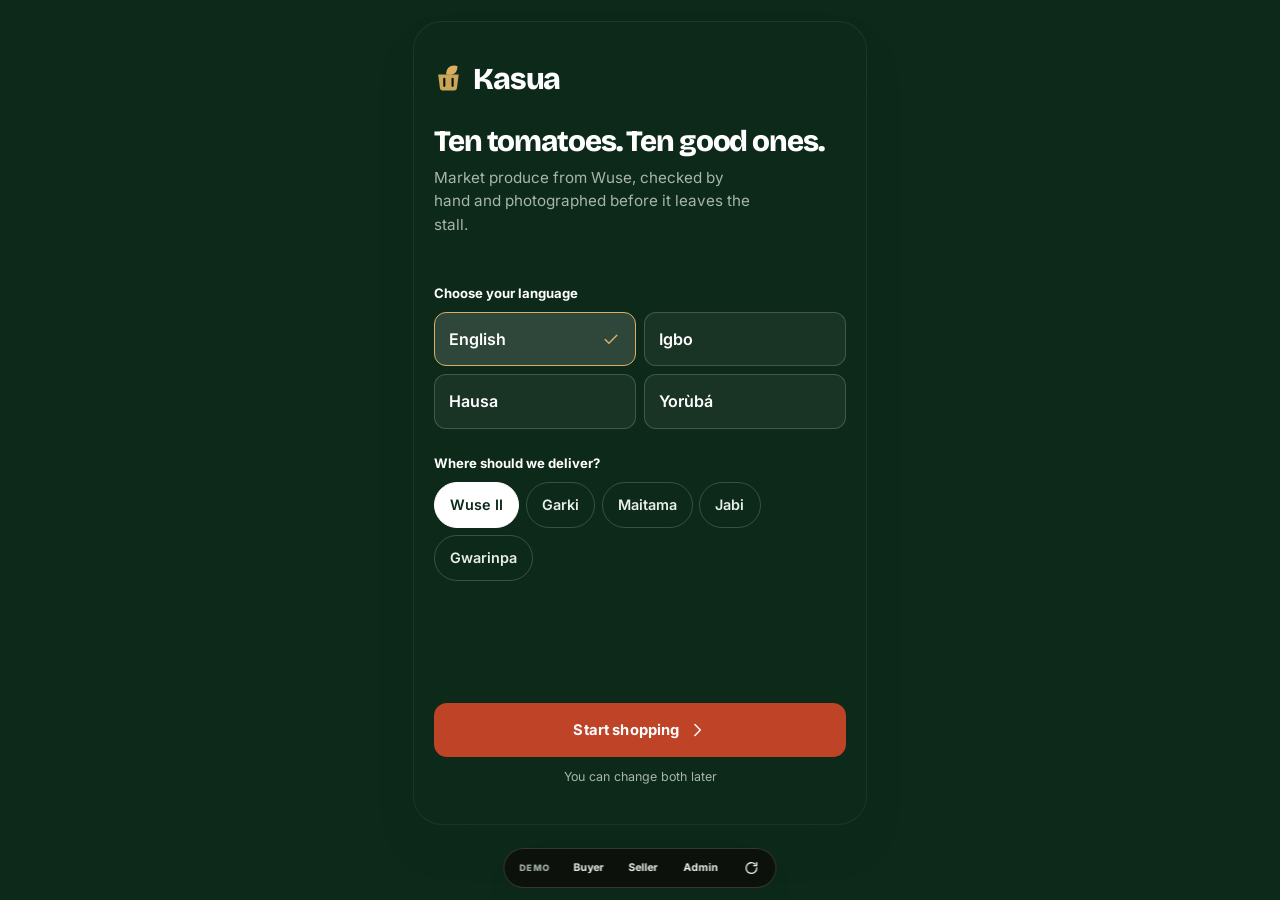
<file: index.html>
<!doctype html>
<html lang="en">
<head>
<meta charset="utf-8">
<meta name="viewport" content="width=device-width, initial-scale=1, viewport-fit=cover">
<title>Kasua — market produce, held to supermarket standard</title>
<meta name="description" content="Kasua: Abuja market produce inspected and photographed at the stall before it leaves. Buyer, seller and admin views. English, Igbo, Hausa and Yoruba.">
<meta name="theme-color" content="#0d291a">
<link rel="preload" href="assets/fonts/bricolage-var.woff2" as="font" type="font/woff2" crossorigin>
<link rel="preload" href="assets/fonts/inter-var.woff2" as="font" type="font/woff2" crossorigin>
<link rel="stylesheet" href="assets/app.css">
</head>
<body>
<main id="root"></main>

<div class="demobar" role="navigation" aria-label="Demo role switcher">
  <span class="lab">Demo</span>
  <a href="#/buy"  data-role="buy">Buyer</a>
  <a href="#/sell" data-role="sell">Seller</a>
  <a href="#/ops"  data-role="ops">Admin</a>
  <button onclick="resetDemo()" aria-label="Reset demo state" title="Reset demo state">
    <svg class="ico sm" viewBox="0 0 24 24" aria-hidden="true"><path d="M20 12a8 8 0 1 1-2.6-5.9"/><path d="M20 4v4.5h-4.5"/></svg>
  </button>
</div>

<script src="assets/icons.js"></script>
<script src="assets/i18n.js"></script>
<script src="assets/app.data.js"></script>
<script src="assets/app.js"></script>
</body>
</html>
</file>
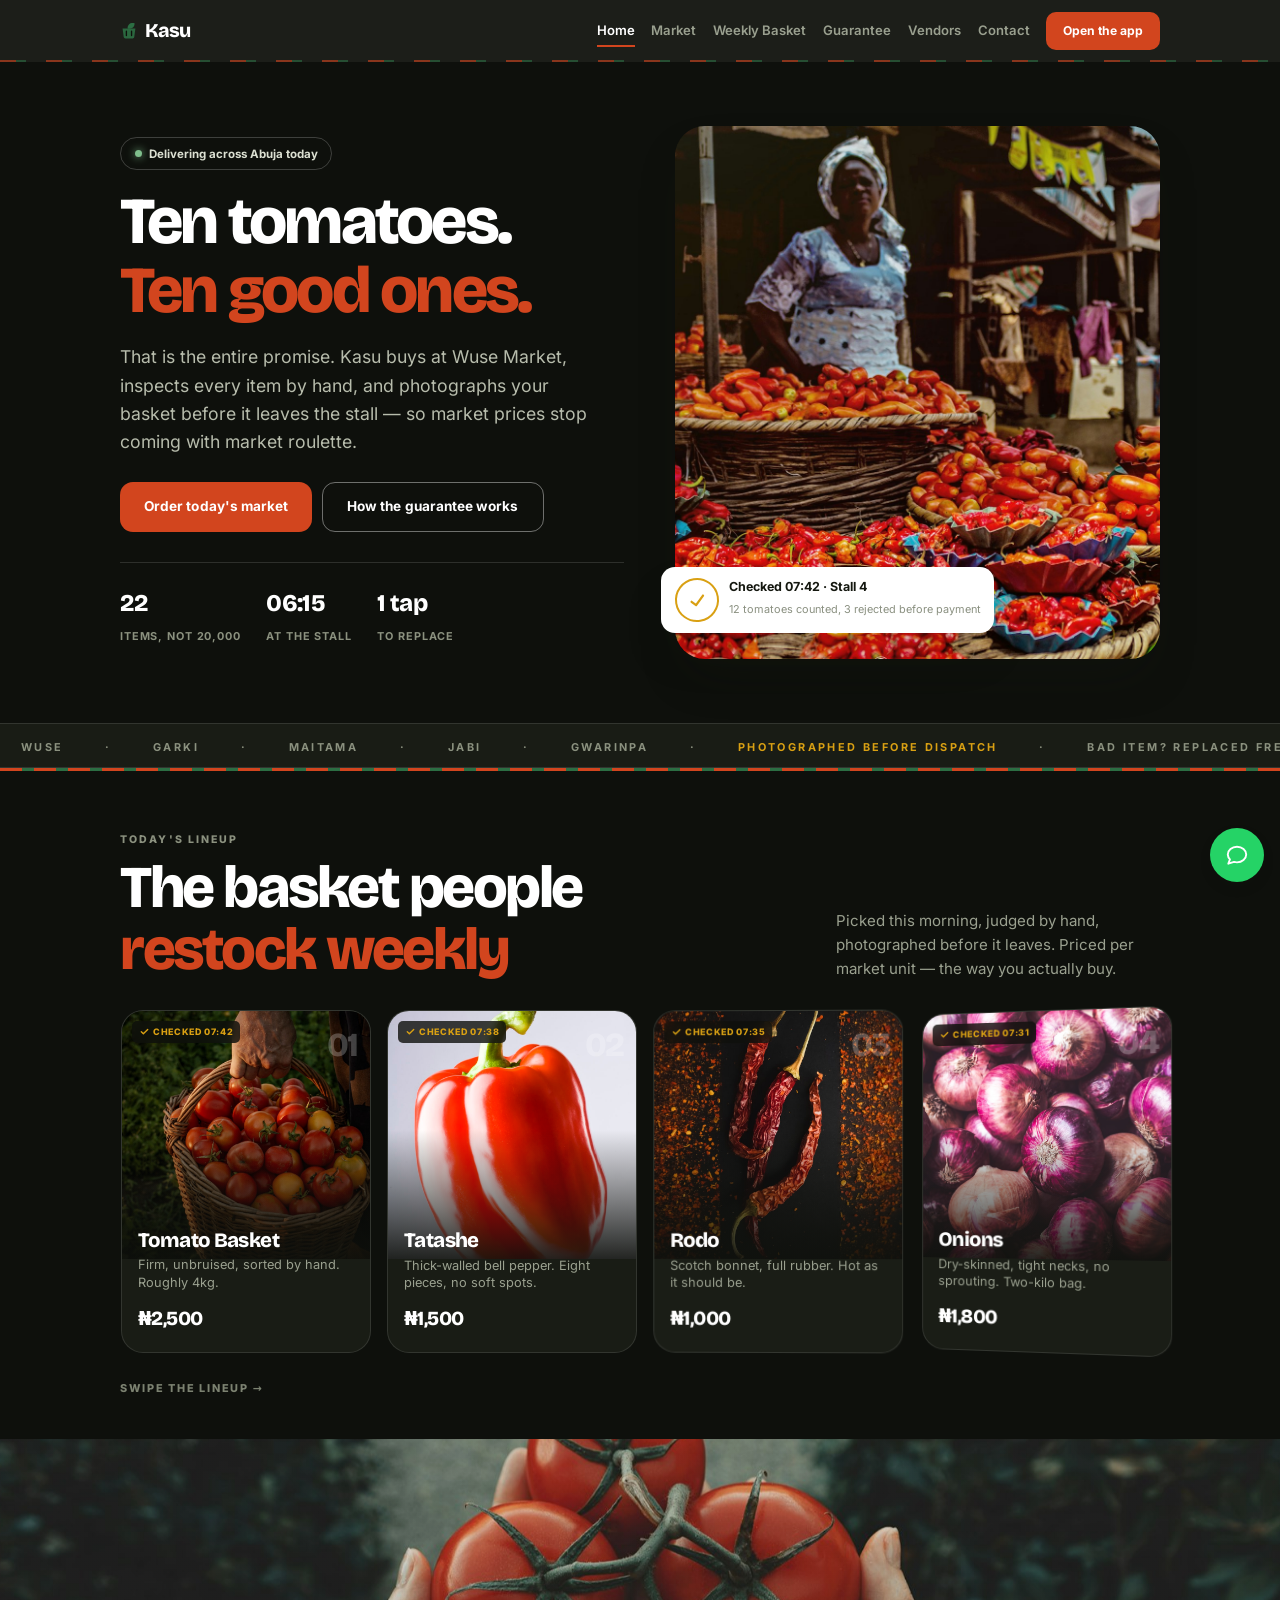
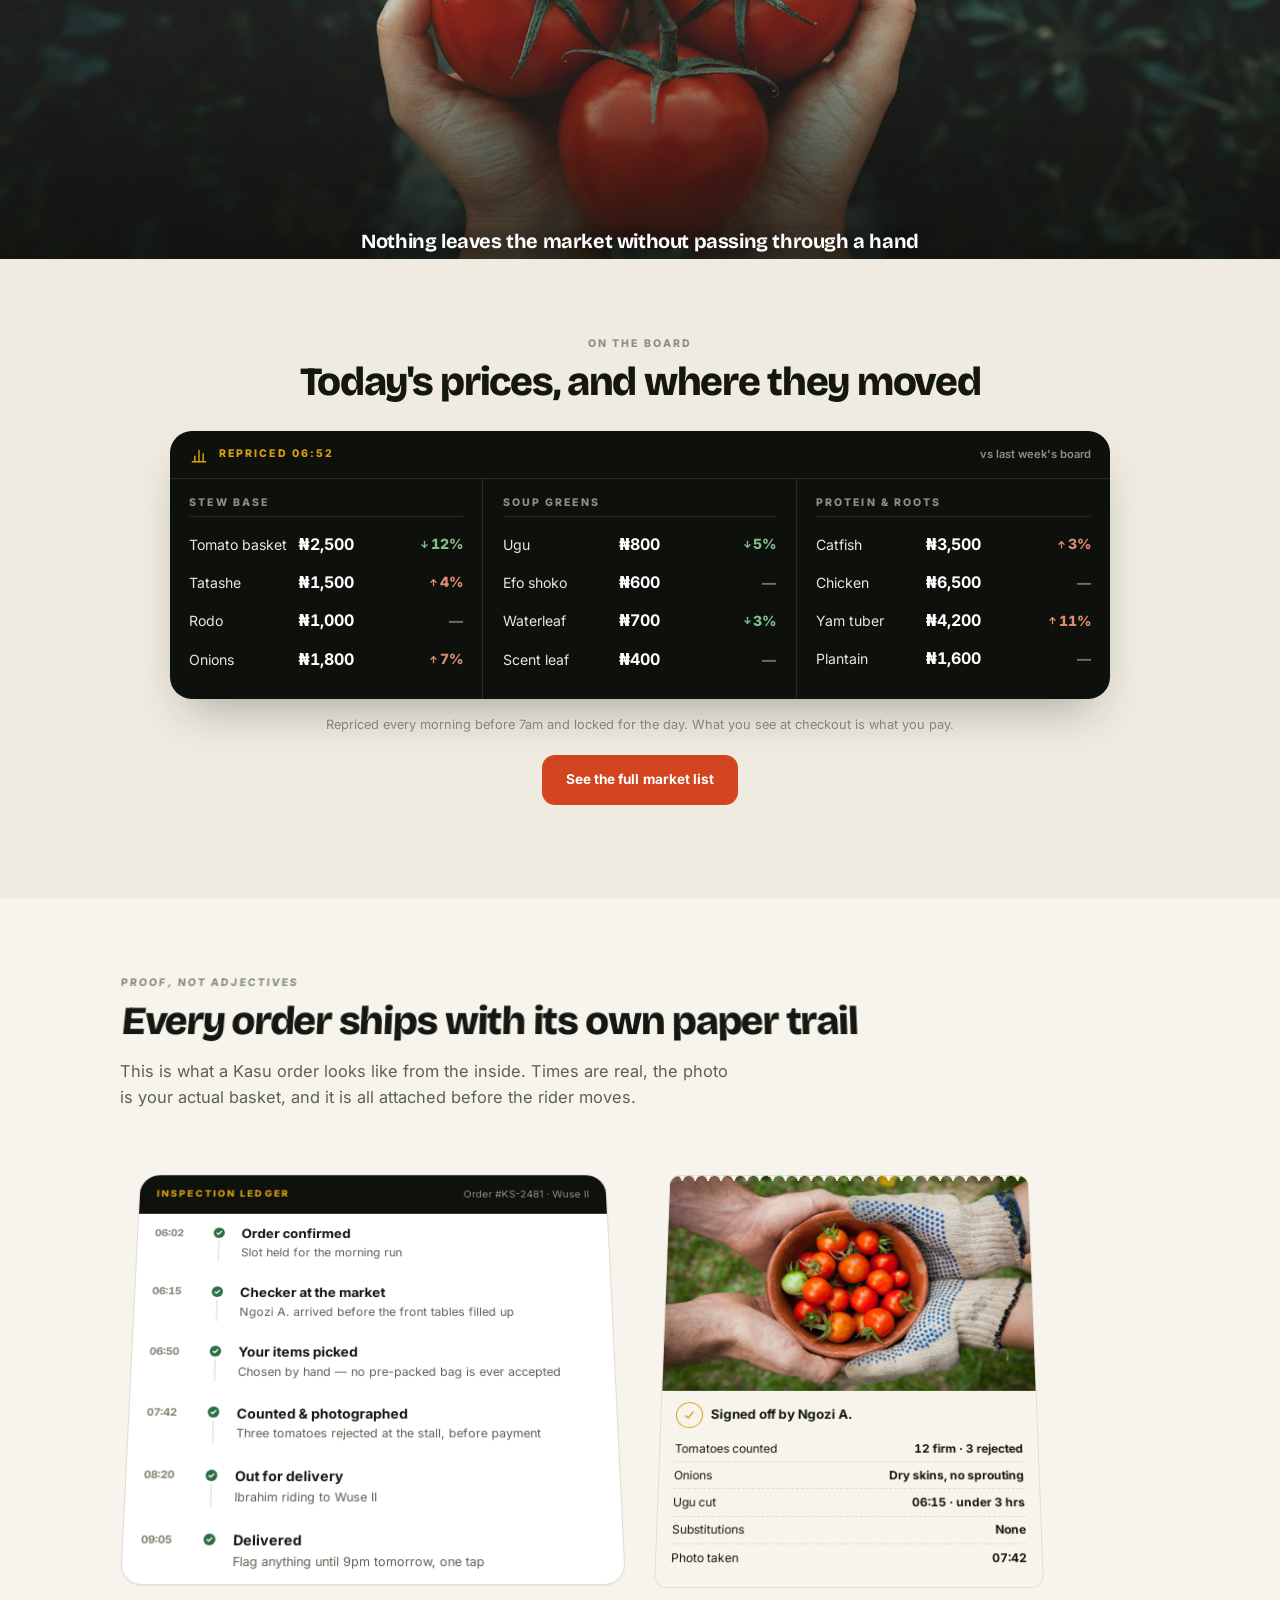
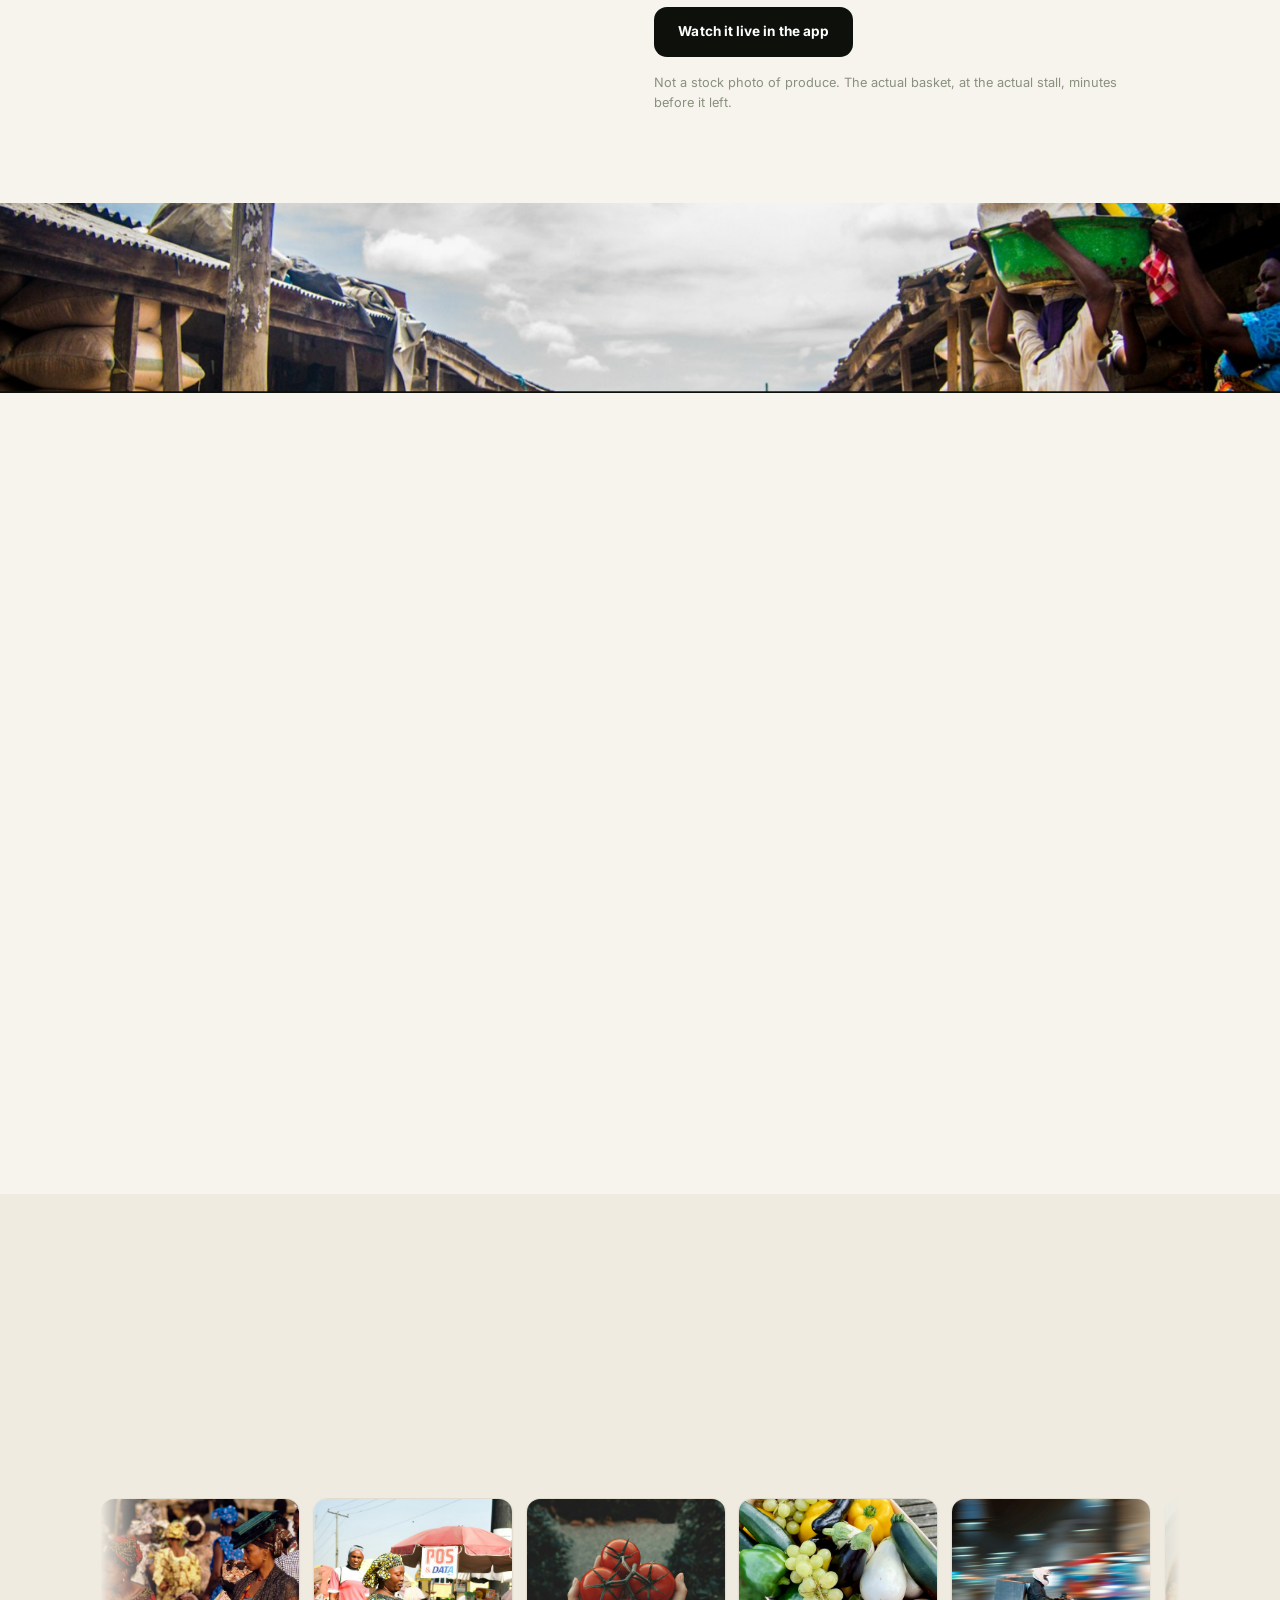
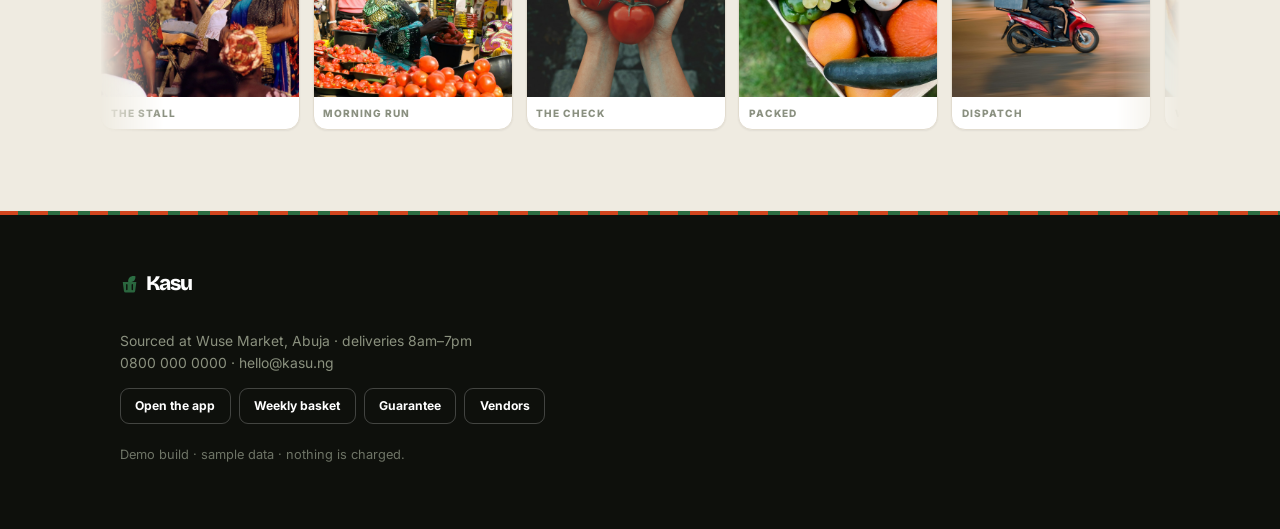
<file: website/index.html>
<!doctype html>
<html lang="en">
<head>
<meta charset="utf-8">
<meta name="viewport" content="width=device-width, initial-scale=1, viewport-fit=cover">
<title>Kasu — market produce, held to supermarket standard</title>
<meta name="description" content="Kasu delivers Abuja market produce inspected and photographed at the stall before it leaves. Twenty-two items, two vetted vendors, one-tap replacement.">
<link rel="preload" href="assets/fonts/bricolage-var.woff2" as="font" type="font/woff2" crossorigin>
<link rel="preload" href="assets/fonts/inter-var.woff2" as="font" type="font/woff2" crossorigin>
<link rel="stylesheet" href="assets/style.css">
</head>
<body>

<nav class="nav"><div class="wrap">
  <a class="logo wm" href="index.html">
    <svg class="mark" viewBox="0 0 32 32" aria-hidden="true"><path d="M4.6 11.6h22.8l-2 15.2a3 3 0 0 1-3 2.6H9.6a3 3 0 0 1-3-2.6l-2-15.2Z" fill="currentColor" opacity=".92"/><path d="M26 2.4c0 6.2-3.6 9.6-8.9 9.6-1.4 0-2.6-.2-3.6-.6 0-6.2 3.6-9.6 8.9-9.6 1.4 0 2.6.2 3.6.6Z" fill="currentColor"/><path d="M11.4 16.4v7.8M20.6 16.4v7.8" stroke="#0E100C" stroke-width="2.4" stroke-linecap="round" fill="none"/></svg>
    Kasu</a>
  <div class="navlinks">
    <a href="index.html" class="nl on">Home</a>
    <a href="market.html" class="nl">Market</a>
    <a href="weekly.html" class="nl">Weekly Basket</a>
    <a href="guarantee.html" class="nl">Guarantee</a>
    <a href="vendors.html" class="nl">Vendors</a>
    <a href="contact.html" class="nl">Contact</a>
    <a class="appbtn" href="app.html#/buy/market">Open the app</a>
  </div>
</div></nav>

<!-- SPLIT HERO — asymmetric, text left, the market on the right -->
<header class="split"><div class="wrap">
  <div class="copy">
    <span class="badge"><span class="dot"></span>Delivering across Abuja today</span>
    <h1>Ten tomatoes.<br><em>Ten good ones.</em></h1>
    <p class="lede">That is the entire promise. Kasu buys at Wuse Market, inspects every item by hand, and photographs your basket before it leaves the stall — so market prices stop coming with market roulette.</p>
    <div class="ctas">
      <a class="btn" href="app.html#/buy/market">Order today's market</a>
      <a class="btn onblk ghost" href="guarantee.html">How the guarantee works</a>
    </div>
    <div class="facts">
      <div><b>22</b><span>Items, not 20,000</span></div>
      <div><b>06:15</b><span>At the stall</span></div>
      <div><b>1 tap</b><span>To replace</span></div>
    </div>
  </div>

  <div class="shotwrap">
    <div class="ph"><img src="assets/images/heroStall.jpg" alt="A vendor at her tomato stall in Wuse Market, Abuja, early morning" fetchpriority="high"></div>
    <div class="tagcard">
      <span class="stamp"><svg class="ico" viewBox="0 0 24 24" aria-hidden="true"><path d="m5 12.5 4.5 4.5L19 7.5"/></svg></span>
      <span><b>Checked 07:42 · Stall 4</b><span class="note">12 tomatoes counted, 3 rejected before payment</span></span>
    </div>
  </div>
</div></header>

<div class="ticker"><span class="tk">
  <span>Wuse</span><span>·</span><span>Garki</span><span>·</span><span>Maitama</span><span>·</span><span>Jabi</span><span>·</span><span>Gwarinpa</span><span>·</span><span class="hot">Photographed before dispatch</span><span>·</span><span>Bad item? Replaced free</span><span>·</span><span>22 items, not 20,000</span><span>·</span><span class="hot">Two vendors, scored weekly</span><span>·</span>
  <span>Wuse</span><span>·</span><span>Garki</span><span>·</span><span>Maitama</span><span>·</span><span>Jabi</span><span>·</span><span>Gwarinpa</span><span>·</span><span class="hot">Photographed before dispatch</span><span>·</span><span>Bad item? Replaced free</span><span>·</span><span>22 items, not 20,000</span><span>·</span><span class="hot">Two vendors, scored weekly</span><span>·</span>
</span></div>
<div class="rail"></div>

<section class="lineup"><div class="wrap">
  <div class="lhead">
    <div><div class="eyebrow">Today's lineup</div>
      <h2 class="big">The basket people<br><span class="hot">restock weekly</span></h2></div>
    <p class="lsub">Picked this morning, judged by hand, photographed before it leaves. Priced per market unit — the way you actually buy.</p>
  </div>
  <div class="cups">
    <article class="cup"><div class="ph"><span class="stampb"><svg class="ico" viewBox="0 0 24 24" aria-hidden="true"><path d="m5 12.5 4.5 4.5L19 7.5"/></svg>Checked 07:42</span><span class="no">01</span><img src="assets/images/tomatoBasket.jpg" alt="Tomato basket" loading="lazy"></div><div class="in"><h3>Tomato Basket</h3><p>Firm, unbruised, sorted by hand. Roughly 4kg.</p><span class="price">₦2,500</span></div></article>
    <article class="cup"><div class="ph"><span class="stampb"><svg class="ico" viewBox="0 0 24 24" aria-hidden="true"><path d="m5 12.5 4.5 4.5L19 7.5"/></svg>Checked 07:38</span><span class="no">02</span><img src="assets/images/tatashe.jpg" alt="Tatashe" loading="lazy"></div><div class="in"><h3>Tatashe</h3><p>Thick-walled bell pepper. Eight pieces, no soft spots.</p><span class="price">₦1,500</span></div></article>
    <article class="cup"><div class="ph"><span class="stampb"><svg class="ico" viewBox="0 0 24 24" aria-hidden="true"><path d="m5 12.5 4.5 4.5L19 7.5"/></svg>Checked 07:35</span><span class="no">03</span><img src="assets/images/rodo.jpg" alt="Rodo" loading="lazy"></div><div class="in"><h3>Rodo</h3><p>Scotch bonnet, full rubber. Hot as it should be.</p><span class="price">₦1,000</span></div></article>
    <article class="cup"><div class="ph"><span class="stampb"><svg class="ico" viewBox="0 0 24 24" aria-hidden="true"><path d="m5 12.5 4.5 4.5L19 7.5"/></svg>Checked 07:31</span><span class="no">04</span><img src="assets/images/onion.jpg" alt="Onions" loading="lazy"></div><div class="in"><h3>Onions</h3><p>Dry-skinned, tight necks, no sprouting. Two-kilo bag.</p><span class="price">₦1,800</span></div></article>
    <article class="cup"><div class="ph"><span class="stampb"><svg class="ico" viewBox="0 0 24 24" aria-hidden="true"><path d="m5 12.5 4.5 4.5L19 7.5"/></svg>Cut 06:15</span><span class="no">05</span><img src="assets/images/ugu.jpg" alt="Ugu leaves" loading="lazy"></div><div class="in"><h3>Ugu Leaves</h3><p>Cut this morning. Stems still snapping.</p><span class="price">₦800</span></div></article>
    <article class="cup"><div class="ph"><span class="stampb"><svg class="ico" viewBox="0 0 24 24" aria-hidden="true"><path d="m5 12.5 4.5 4.5L19 7.5"/></svg>Checked 07:50</span><span class="no">06</span><img src="assets/images/catfish.jpg" alt="Fresh catfish" loading="lazy"></div><div class="in"><h3>Catfish</h3><p>Cleaned and cut to order. Clear eyes, firm flesh.</p><span class="price">₦3,500</span></div></article>
  </div>
  <p class="swipehint">Swipe the lineup →</p>
</div></section>

<section class="showcase"><img src="assets/images/qualityHands.jpg" alt="A Kasu checker weighing tomatoes by hand before dispatch" loading="lazy"><span class="cap">Nothing leaves the market without passing through a hand</span></section>

<!-- THE BOARD — prices with the week's movement, like a real market board -->
<section class="boardsec pad"><div class="wrap">
  <div class="eyebrow">On the board</div>
  <h2 class="sechead boardhead">Today's prices, and where they moved</h2>
  <div class="board">
    <div class="bh">
      <svg class="ico" viewBox="0 0 24 24" aria-hidden="true"><path d="M4 20h16"/><path d="M7 20v-6.5M12 20V6.5M17 20v-9.5"/></svg>
      <span class="eyebrow">Repriced 06:52</span>
      <span class="when">vs last week's board</span>
    </div>
    <div class="cols">
      <div class="col">
        <h3>Stew base</h3>
        <div class="bi"><span>Tomato basket</span><b>₦2,500</b><span class="dl dn"><svg class="ico" viewBox="0 0 24 24" aria-hidden="true"><path d="M12 5v13"/><path d="m6.5 12.5 5.5 5.5 5.5-5.5"/></svg>12%</span></div>
        <div class="bi"><span>Tatashe</span><b>₦1,500</b><span class="dl up"><svg class="ico" viewBox="0 0 24 24" aria-hidden="true"><path d="M12 19V6"/><path d="m6.5 11.5 5.5-5.5 5.5 5.5"/></svg>4%</span></div>
        <div class="bi"><span>Rodo</span><b>₦1,000</b><span class="dl fl">—</span></div>
        <div class="bi"><span>Onions</span><b>₦1,800</b><span class="dl up"><svg class="ico" viewBox="0 0 24 24" aria-hidden="true"><path d="M12 19V6"/><path d="m6.5 11.5 5.5-5.5 5.5 5.5"/></svg>7%</span></div>
      </div>
      <div class="col">
        <h3>Soup greens</h3>
        <div class="bi"><span>Ugu</span><b>₦800</b><span class="dl dn"><svg class="ico" viewBox="0 0 24 24" aria-hidden="true"><path d="M12 5v13"/><path d="m6.5 12.5 5.5 5.5 5.5-5.5"/></svg>5%</span></div>
        <div class="bi"><span>Efo shoko</span><b>₦600</b><span class="dl fl">—</span></div>
        <div class="bi"><span>Waterleaf</span><b>₦700</b><span class="dl dn"><svg class="ico" viewBox="0 0 24 24" aria-hidden="true"><path d="M12 5v13"/><path d="m6.5 12.5 5.5 5.5 5.5-5.5"/></svg>3%</span></div>
        <div class="bi"><span>Scent leaf</span><b>₦400</b><span class="dl fl">—</span></div>
      </div>
      <div class="col">
        <h3>Protein &amp; roots</h3>
        <div class="bi"><span>Catfish</span><b>₦3,500</b><span class="dl up"><svg class="ico" viewBox="0 0 24 24" aria-hidden="true"><path d="M12 19V6"/><path d="m6.5 11.5 5.5-5.5 5.5 5.5"/></svg>3%</span></div>
        <div class="bi"><span>Chicken</span><b>₦6,500</b><span class="dl fl">—</span></div>
        <div class="bi"><span>Yam tuber</span><b>₦4,200</b><span class="dl up"><svg class="ico" viewBox="0 0 24 24" aria-hidden="true"><path d="M12 19V6"/><path d="m6.5 11.5 5.5-5.5 5.5 5.5"/></svg>11%</span></div>
        <div class="bi"><span>Plantain</span><b>₦1,600</b><span class="dl fl">—</span></div>
      </div>
    </div>
  </div>
  <p class="note center" style="margin-top:1rem">Repriced every morning before 7am and locked for the day. What you see at checkout is what you pay.</p>
  <p class="center" style="margin-top:1.2rem"><a class="btn" href="market.html">See the full market list</a></p>
</div></section>

<!-- THE LEDGER + RECEIPT — proof, not adjectives -->
<section class="pad"><div class="wrap">
  <div class="eyebrow">Proof, not adjectives</div>
  <h2 class="sechead">Every order ships with its own paper trail</h2>
  <p class="lead" style="margin-bottom:1.8rem">This is what a Kasu order looks like from the inside. Times are real, the photo is your actual basket, and it is all attached before the rider moves.</p>

  <div class="cols2" style="align-items:start">
    <div class="ledger">
      <div class="lh"><span class="eyebrow">Inspection ledger</span><span class="when">Order #KS-2481 · Wuse II</span></div>
      <div class="lg"><span class="tm">06:02</span><span class="rl"><span class="d"><svg class="ico" viewBox="0 0 24 24" aria-hidden="true"><path d="m5 12.5 4.5 4.5L19 7.5"/></svg></span><span class="ln"></span></span><div><div class="t">Order confirmed</div><div class="s">Slot held for the morning run</div></div></div>
      <div class="lg"><span class="tm">06:15</span><span class="rl"><span class="d"><svg class="ico" viewBox="0 0 24 24" aria-hidden="true"><path d="m5 12.5 4.5 4.5L19 7.5"/></svg></span><span class="ln"></span></span><div><div class="t">Checker at the market</div><div class="s">Ngozi A. arrived before the front tables filled up</div></div></div>
      <div class="lg"><span class="tm">06:50</span><span class="rl"><span class="d"><svg class="ico" viewBox="0 0 24 24" aria-hidden="true"><path d="m5 12.5 4.5 4.5L19 7.5"/></svg></span><span class="ln"></span></span><div><div class="t">Your items picked</div><div class="s">Chosen by hand — no pre-packed bag is ever accepted</div></div></div>
      <div class="lg"><span class="tm">07:42</span><span class="rl"><span class="d"><svg class="ico" viewBox="0 0 24 24" aria-hidden="true"><path d="m5 12.5 4.5 4.5L19 7.5"/></svg></span><span class="ln"></span></span><div><div class="t">Counted &amp; photographed</div><div class="s">Three tomatoes rejected at the stall, before payment</div></div></div>
      <div class="lg"><span class="tm">08:20</span><span class="rl"><span class="d"><svg class="ico" viewBox="0 0 24 24" aria-hidden="true"><path d="m5 12.5 4.5 4.5L19 7.5"/></svg></span><span class="ln"></span></span><div><div class="t">Out for delivery</div><div class="s">Ibrahim riding to Wuse II</div></div></div>
      <div class="lg"><span class="tm">09:05</span><span class="rl"><span class="d"><svg class="ico" viewBox="0 0 24 24" aria-hidden="true"><path d="m5 12.5 4.5 4.5L19 7.5"/></svg></span><span class="ln"></span></span><div><div class="t">Delivered</div><div class="s">Flag anything until 9pm tomorrow, one tap</div></div></div>
    </div>

    <div>
      <div class="receipt">
        <img src="assets/images/handsBowl.jpg" alt="The inspection photo attached to order KS-2481" loading="lazy">
        <div class="rb">
          <div class="rh"><span class="stamp sm"><svg class="ico" viewBox="0 0 24 24" aria-hidden="true"><path d="m5 12.5 4.5 4.5L19 7.5"/></svg></span><b style="font-size:.85rem">Signed off by Ngozi A.</b></div>
          <div class="rl"><span>Tomatoes counted</span><b>12 firm · 3 rejected</b></div>
          <div class="rl"><span>Onions</span><b>Dry skins, no sprouting</b></div>
          <div class="rl"><span>Ugu cut</span><b>06:15 · under 3 hrs</b></div>
          <div class="rl"><span>Substitutions</span><b>None</b></div>
          <div class="rl"><span>Photo taken</span><b>07:42</b></div>
        </div>
      </div>
      <p style="margin-top:1.2rem"><a class="btn dark" href="app.html#/buy/track">Watch it live in the app</a></p>
      <p class="note" style="margin-top:.7rem">Not a stock photo of produce. The actual basket, at the actual stall, minutes before it left.</p>
    </div>
  </div>
</div></section>

<div class="band"><img src="assets/images/marketStreet.jpg" alt="An Abuja market street at trading hour" loading="lazy"></div>

<!-- BENTO — the guarantee, uneven on purpose -->
<section class="pad"><div class="wrap">
  <div class="eyebrow">The Kasu promise</div>
  <h2 class="sechead">One promise, three moving parts</h2>
  <div class="bento">
    <div class="b-tall b-dark">
      <div class="n">22</div>
      <h3>Items, deliberately</h3>
      <p>Not twenty thousand. Every SKU is one a checker can judge by hand in five seconds — if we cannot judge it, we do not sell it. A huge catalogue is just a promise nobody is keeping.</p>
      <div class="grow"><div class="shot"><img src="assets/images/marketFruit.jpg" alt="Produce laid out at the market" loading="lazy"></div></div>
    </div>
    <div class="b-wide">
      <div class="n">06:15</div>
      <h3>Before the front tables fill</h3>
      <p>Our checker is at Wuse Market before the good stock is picked over. Later runs are how quality quietly slips.</p>
    </div>
    <div>
      <div class="n">2</div>
      <h3>Vendors, scored</h3>
      <p>Re-scored weekly on rejection rate. Two weeks above 15% and the stall is dropped.</p>
    </div>
    <div>
      <div class="n">0</div>
      <h3>Arguments</h3>
      <p>Nobody here is authorised to debate you about a bad tomato. That authority does not exist on purpose.</p>
    </div>
  </div>
  <p class="pull">Supermarkets don't sell better tomatoes. They sell tomatoes somebody already sorted. That sorting is the entire product.</p>
</div></section>

<section class="pad quiet"><div class="wrap">
  <div class="eyebrow">Where we deliver</div>
  <h2 class="sechead">Abuja, five districts</h2>
  <a class="loc" href="https://www.google.com/maps/search/?api=1&amp;query=Wuse%20Market%20Abuja" target="_blank" rel="noopener">
    <span class="pin"><svg class="ico lg" viewBox="0 0 24 24" aria-hidden="true"><path d="M12 21s-6.4-5.7-6.4-10.6a6.4 6.4 0 0 1 12.8 0C18.4 15.3 12 21 12 21Z"/><circle cx="12" cy="10.2" r="2.3"/></svg></span>
    <span class="txt"><b>Sourced at Wuse Market</b><small>Wuse II · Garki · Maitama · Jabi · Gwarinpa — cut-off 6pm for next-day</small></span>
    <span class="go">Directions</span>
  </a>

  <div class="eyebrow" style="margin-top:2rem">From the market floor</div>
  <div class="galrail"><div class="galtrack">
    <a class="frame" href="vendors.html"><span class="g"><img src="assets/images/vendor.jpg" alt="" loading="lazy"></span><small>The stall</small></a>
    <a class="frame" href="vendors.html"><span class="g"><img src="assets/images/marketFruit.jpg" alt="" loading="lazy"></span><small>Morning run</small></a>
    <a class="frame" href="vendors.html"><span class="g"><img src="assets/images/qualityHands.jpg" alt="" loading="lazy"></span><small>The check</small></a>
    <a class="frame" href="vendors.html"><span class="g"><img src="assets/images/basketBox.jpg" alt="" loading="lazy"></span><small>Packed</small></a>
    <a class="frame" href="vendors.html"><span class="g"><img src="assets/images/rider.jpg" alt="" loading="lazy"></span><small>Dispatch</small></a>
    <a class="frame" href="vendors.html"><span class="g"><img src="assets/images/stew.jpg" alt="" loading="lazy"></span><small>What it becomes</small></a>
    <a class="frame" href="vendors.html" aria-hidden="true" tabindex="-1"><span class="g"><img src="assets/images/vendor.jpg" alt="" loading="lazy"></span><small>The stall</small></a>
    <a class="frame" href="vendors.html" aria-hidden="true" tabindex="-1"><span class="g"><img src="assets/images/marketFruit.jpg" alt="" loading="lazy"></span><small>Morning run</small></a>
    <a class="frame" href="vendors.html" aria-hidden="true" tabindex="-1"><span class="g"><img src="assets/images/qualityHands.jpg" alt="" loading="lazy"></span><small>The check</small></a>
    <a class="frame" href="vendors.html" aria-hidden="true" tabindex="-1"><span class="g"><img src="assets/images/basketBox.jpg" alt="" loading="lazy"></span><small>Packed</small></a>
    <a class="frame" href="vendors.html" aria-hidden="true" tabindex="-1"><span class="g"><img src="assets/images/rider.jpg" alt="" loading="lazy"></span><small>Dispatch</small></a>
    <a class="frame" href="vendors.html" aria-hidden="true" tabindex="-1"><span class="g"><img src="assets/images/stew.jpg" alt="" loading="lazy"></span><small>What it becomes</small></a>
  </div></div>
</div></section>

<footer class="site"><div class="wrap">
  <p class="logo wm"><svg class="mark" viewBox="0 0 32 32" aria-hidden="true"><path d="M4.6 11.6h22.8l-2 15.2a3 3 0 0 1-3 2.6H9.6a3 3 0 0 1-3-2.6l-2-15.2Z" fill="currentColor" opacity=".92"/><path d="M26 2.4c0 6.2-3.6 9.6-8.9 9.6-1.4 0-2.6-.2-3.6-.6 0-6.2 3.6-9.6 8.9-9.6 1.4 0 2.6.2 3.6.6Z" fill="currentColor"/><path d="M11.4 16.4v7.8M20.6 16.4v7.8" stroke="#0E100C" stroke-width="2.4" stroke-linecap="round" fill="none"/></svg>Kasu</p>
  <p style="margin-top:.9rem">Sourced at Wuse Market, Abuja · deliveries 8am–7pm<br>0800 000 0000 · hello@kasu.ng</p>
  <div class="socialrow"><a href="app.html#/buy/market">Open the app</a><a href="weekly.html">Weekly basket</a><a href="guarantee.html">Guarantee</a><a href="vendors.html">Vendors</a></div>
  <p class="note" style="margin-top:1.3rem;color:#6E7466">Demo build · sample data · nothing is charged.</p>
</div></footer>

<a class="wa" href="https://wa.me/2348000000000" target="_blank" rel="noopener" aria-label="Chat with Kasu on WhatsApp">
  <svg class="ico" viewBox="0 0 24 24" aria-hidden="true"><path d="M20.5 11.6c0 4-3.8 7.2-8.5 7.2a9.9 9.9 0 0 1-2.7-.4L4 20l1.5-4a6.8 6.8 0 0 1-2-4.4c0-4 3.8-7.2 8.5-7.2s8.5 3.2 8.5 7.2Z"/></svg>
</a>

<script src="assets/vendor/gsap.min.js"></script>
<script src="assets/vendor/ScrollTrigger.min.js"></script>
<script src="assets/site.js"></script>
<script src="assets/gsap-scroll.js"></script>
</body>
</html>
</file>
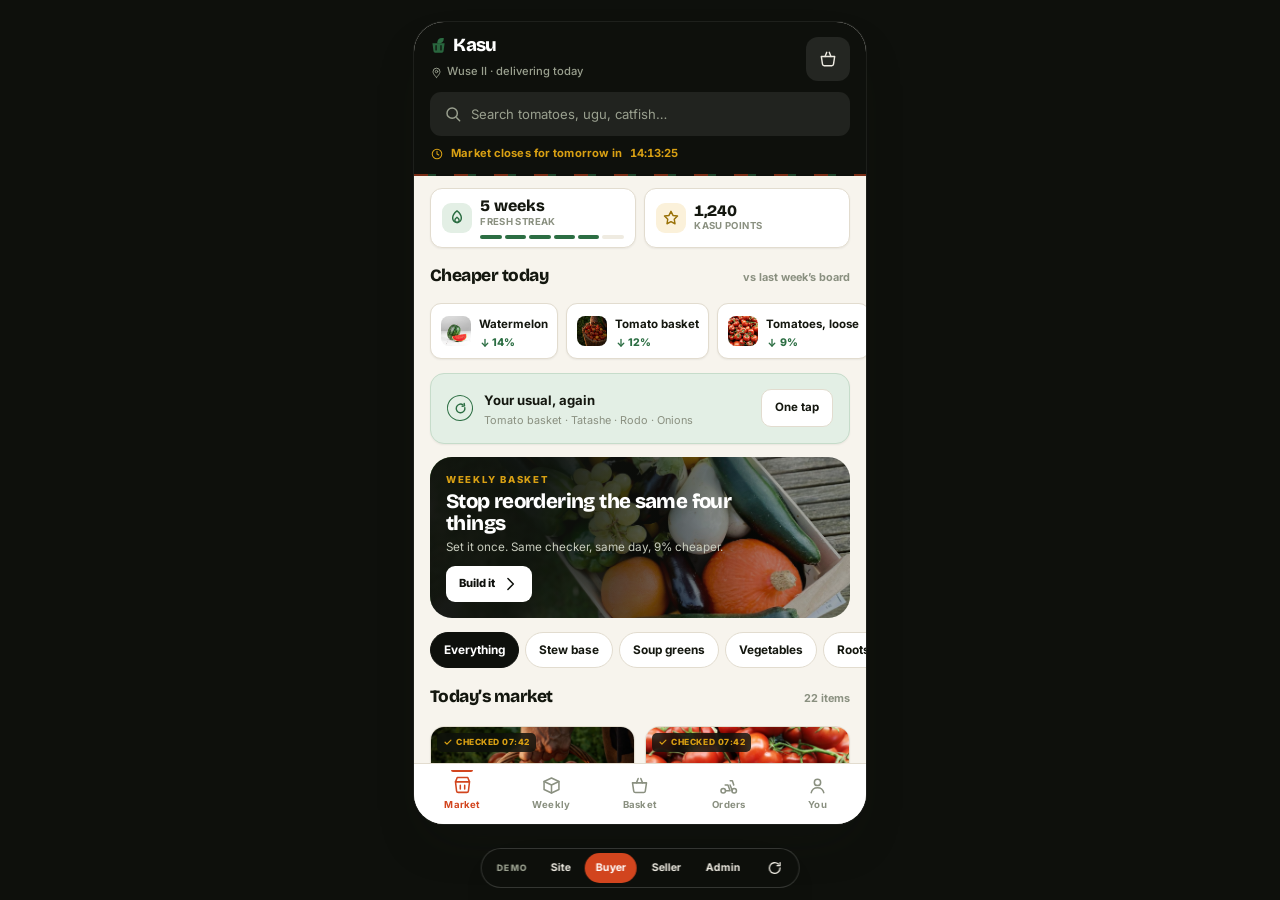
<file: website/app.html>
<!doctype html>
<html lang="en">
<head>
<meta charset="utf-8">
<meta name="viewport" content="width=device-width, initial-scale=1, viewport-fit=cover">
<title>Kasu — Buyer, Seller &amp; Admin</title>
<meta name="description" content="Kasu demo app: the buyer's market, the market vendor's demand board, and the ops scorecard — one shared state.">
<link rel="preload" href="assets/fonts/bricolage-var.woff2" as="font" type="font/woff2" crossorigin>
<link rel="preload" href="assets/fonts/inter-var.woff2" as="font" type="font/woff2" crossorigin>
<link rel="stylesheet" href="assets/app.css">
</head>
<body>
<main id="root"></main>

<div class="demobar" role="navigation" aria-label="Demo role switcher">
  <span class="lab">Demo</span>
  <a href="index.html">Site</a>
  <a href="#/buy"  data-role="buy">Buyer</a>
  <a href="#/sell" data-role="sell">Seller</a>
  <a href="#/ops"  data-role="ops">Admin</a>
  <button onclick="resetDemo()" aria-label="Reset demo state" title="Reset demo state">
    <svg class="ico sm" viewBox="0 0 24 24" aria-hidden="true"><path d="M20 12a8 8 0 1 1-2.6-5.9"/><path d="M20 4v4.5h-4.5"/></svg>
  </button>
</div>

<script src="assets/icons.js"></script>
<script src="assets/app.data.js"></script>
<script src="assets/app.js"></script>
</body>
</html>
</file>
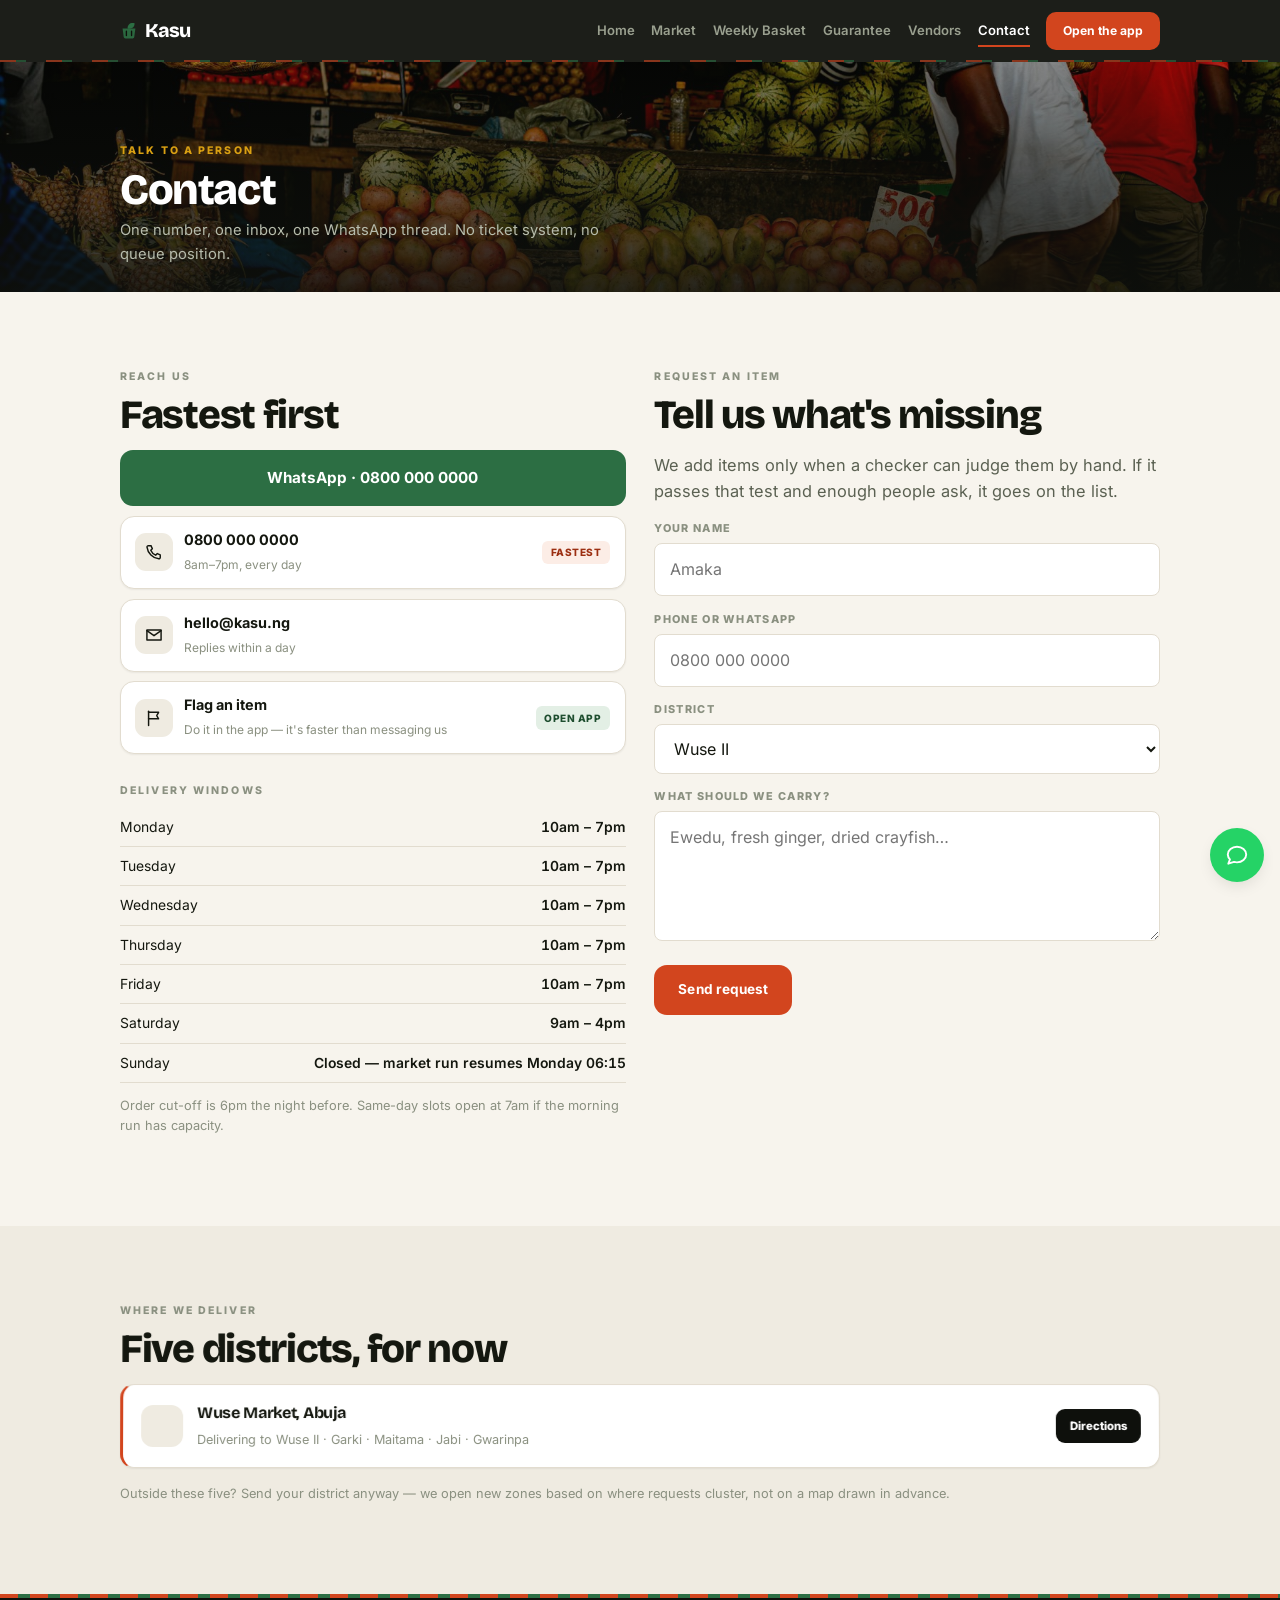
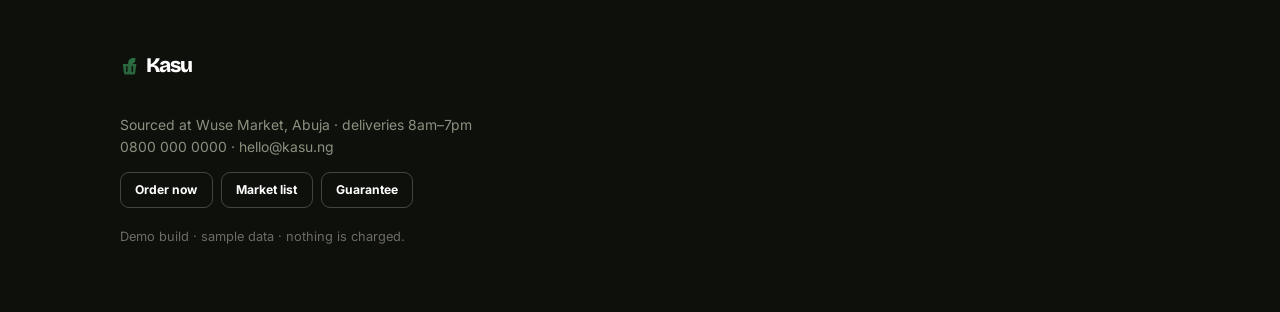
<file: website/contact.html>
<!doctype html><html lang="en"><head><meta charset="utf-8"><meta name="viewport" content="width=device-width, initial-scale=1, viewport-fit=cover"><title>Contact · Kasu</title><link rel="preload" href="assets/fonts/bricolage-var.woff2" as="font" type="font/woff2" crossorigin>
<link rel="preload" href="assets/fonts/inter-var.woff2" as="font" type="font/woff2" crossorigin>
<link rel="stylesheet" href="assets/style.css"></head><body>
<nav class="nav"><div class="wrap"><a class="logo wm" href="index.html"><svg class="mark" viewBox="0 0 32 32" aria-hidden="true"><path d="M4.6 11.6h22.8l-2 15.2a3 3 0 0 1-3 2.6H9.6a3 3 0 0 1-3-2.6l-2-15.2Z" fill="currentColor" opacity=".92"/><path d="M26 2.4c0 6.2-3.6 9.6-8.9 9.6-1.4 0-2.6-.2-3.6-.6 0-6.2 3.6-9.6 8.9-9.6 1.4 0 2.6.2 3.6.6Z" fill="currentColor"/><path d="M11.4 16.4v7.8M20.6 16.4v7.8" stroke="#0E100C" stroke-width="2.4" stroke-linecap="round" fill="none"/></svg>Kasu</a><div class="navlinks"><a href="index.html" class="nl">Home</a><a href="market.html" class="nl">Market</a><a href="weekly.html" class="nl">Weekly Basket</a><a href="guarantee.html" class="nl">Guarantee</a><a href="vendors.html" class="nl">Vendors</a><a href="contact.html" class="nl on">Contact</a><a class="appbtn" href="app.html#/buy/market">Open the app</a></div></div></nav>

<header class="phead"><img src="assets/images/marketRow.jpg" alt="" loading="eager"><div class="sh"></div>
  <div class="ph-in"><div class="eyebrow">Talk to a person</div><h2>Contact</h2>
  <p>One number, one inbox, one WhatsApp thread. No ticket system, no queue position.</p></div>
</header>

<section class="pad"><div class="wrap">
  <div class="cols2">
    <div>
      <div class="eyebrow">Reach us</div>
      <h2 class="sechead">Fastest first</h2>
      <div class="stack">
        <a class="ctabig" href="https://wa.me/2348000000000" target="_blank" rel="noopener">WhatsApp · 0800 000 0000</a>
        <div class="row"><div class="l"><span class="ic"><svg class="ico" viewBox="0 0 24 24" aria-hidden="true"><path d="M8.4 4.5 10 8l-1.9 1.9a11 11 0 0 0 5.9 5.9L16 13.9l3.5 1.6v3.1a1.6 1.6 0 0 1-1.8 1.6C10.6 19.5 4.4 13.3 3.6 6.2A1.6 1.6 0 0 1 5.2 4.4h3.2Z"/></svg></span><div class="tx"><b>0800 000 0000</b><small>8am–7pm, every day</small></div></div><span class="chip a">Fastest</span></div>
        <div class="row"><div class="l"><span class="ic"><svg class="ico" viewBox="0 0 24 24" aria-hidden="true"><path d="M3.5 6h17v12h-17V6Z"/><path d="m3.5 6.8 8.5 6 8.5-6"/></svg></span><div class="tx"><b>hello@kasu.ng</b><small>Replies within a day</small></div></div></div>
        <div class="row"><div class="l"><span class="ic"><svg class="ico" viewBox="0 0 24 24" aria-hidden="true"><path d="M5.5 21V4"/><path d="M5.5 5.2h12l-2.2 3.9 2.2 3.9h-12"/></svg></span><div class="tx"><b>Flag an item</b><small>Do it in the app — it's faster than messaging us</small></div></div><a class="chip v" href="app.html#/buy/track" style="text-decoration:none">Open app</a></div>
      </div>

      <div class="eyebrow" style="margin-top:1.8rem">Delivery windows</div>
      <table class="hours">
        <tr><td>Monday</td><td>10am – 7pm</td></tr>
        <tr><td>Tuesday</td><td>10am – 7pm</td></tr>
        <tr><td>Wednesday</td><td>10am – 7pm</td></tr>
        <tr><td>Thursday</td><td>10am – 7pm</td></tr>
        <tr><td>Friday</td><td>10am – 7pm</td></tr>
        <tr><td>Saturday</td><td>9am – 4pm</td></tr>
        <tr><td>Sunday</td><td>Closed — market run resumes Monday 06:15</td></tr>
      </table>
      <p class="note" style="margin-top:.8rem">Order cut-off is 6pm the night before. Same-day slots open at 7am if the morning run has capacity.</p>
    </div>

    <div>
      <div class="eyebrow">Request an item</div>
      <h2 class="sechead">Tell us what's missing</h2>
      <p class="lead" style="margin-bottom:1rem">We add items only when a checker can judge them by hand. If it passes that test and enough people ask, it goes on the list.</p>
      <form onsubmit="event.preventDefault();this.querySelector('.sent').style.display='block';">
        <label for="cn">Your name</label>
        <input id="cn" type="text" placeholder="Amaka">
        <label for="cp">Phone or WhatsApp</label>
        <input id="cp" type="tel" placeholder="0800 000 0000">
        <label for="cd">District</label>
        <select id="cd">
          <option>Wuse II</option><option>Garki</option><option>Maitama</option><option>Jabi</option><option>Gwarinpa</option><option>Somewhere else in Abuja</option>
        </select>
        <label for="ci">What should we carry?</label>
        <textarea id="ci" rows="4" placeholder="Ewedu, fresh ginger, dried crayfish…"></textarea>
        <p style="margin-top:1rem"><button class="btn" type="submit">Send request</button></p>
        <p class="sent note" style="display:none;color:var(--leaf);font-weight:700">Thanks — noted. This is a demo, so nothing was actually sent.</p>
      </form>
    </div>
  </div>
</div></section>

<section class="pad quiet"><div class="wrap">
  <div class="eyebrow">Where we deliver</div>
  <h2 class="sechead">Five districts, for now</h2>
  <a class="loc" href="https://www.google.com/maps/search/?api=1&query=Wuse%20Market%20Abuja" target="_blank" rel="noopener"><span class="pin"><svg class="ico lg" viewBox="0 0 24 24" aria-hidden="true"><path d="M12 21s-6.4-5.7-6.4-10.6a6.4 6.4 0 0 1 12.8 0C18.4 15.3 12 21 12 21Z"/><circle cx="12" cy="10.2" r="2.3"/></svg></span>
    <span class="txt"><b>Wuse Market, Abuja</b><small>Delivering to Wuse II · Garki · Maitama · Jabi · Gwarinpa</small></span>
    <span class="go">Directions</span></a>
  <p class="note" style="margin-top:1rem">Outside these five? Send your district anyway — we open new zones based on where requests cluster, not on a map drawn in advance.</p>
</div></section>

<footer class="site"><div class="wrap"><p class="logo wm"><svg class="mark" viewBox="0 0 32 32" aria-hidden="true"><path d="M4.6 11.6h22.8l-2 15.2a3 3 0 0 1-3 2.6H9.6a3 3 0 0 1-3-2.6l-2-15.2Z" fill="currentColor" opacity=".92"/><path d="M26 2.4c0 6.2-3.6 9.6-8.9 9.6-1.4 0-2.6-.2-3.6-.6 0-6.2 3.6-9.6 8.9-9.6 1.4 0 2.6.2 3.6.6Z" fill="currentColor"/><path d="M11.4 16.4v7.8M20.6 16.4v7.8" stroke="#0E100C" stroke-width="2.4" stroke-linecap="round" fill="none"/></svg>Kasu</p><p style="margin-top:1rem">Sourced at Wuse Market, Abuja · deliveries 8am–7pm<br>0800 000 0000 · hello@kasu.ng</p><div class="socialrow"><a href="app.html#/buy/market">Order now</a><a href="market.html">Market list</a><a href="guarantee.html">Guarantee</a></div><p class="note" style="margin-top:1.2rem;color:#6E6A65">Demo build · sample data · nothing is charged.</p></div></footer>

<a class="wa" href="https://wa.me/2348000000000" target="_blank" rel="noopener" aria-label="Chat with Kasu on WhatsApp"><svg class="ico" viewBox="0 0 24 24" aria-hidden="true"><path d="M20.5 11.6c0 4-3.8 7.2-8.5 7.2a9.9 9.9 0 0 1-2.7-.4L4 20l1.5-4a6.8 6.8 0 0 1-2-4.4c0-4 3.8-7.2 8.5-7.2s8.5 3.2 8.5 7.2Z"/></svg></a>
<script src="assets/vendor/gsap.min.js"></script>
<script src="assets/vendor/ScrollTrigger.min.js"></script>
<script src="assets/site.js"></script>
<script src="assets/gsap-scroll.js"></script></body></html>
</file>
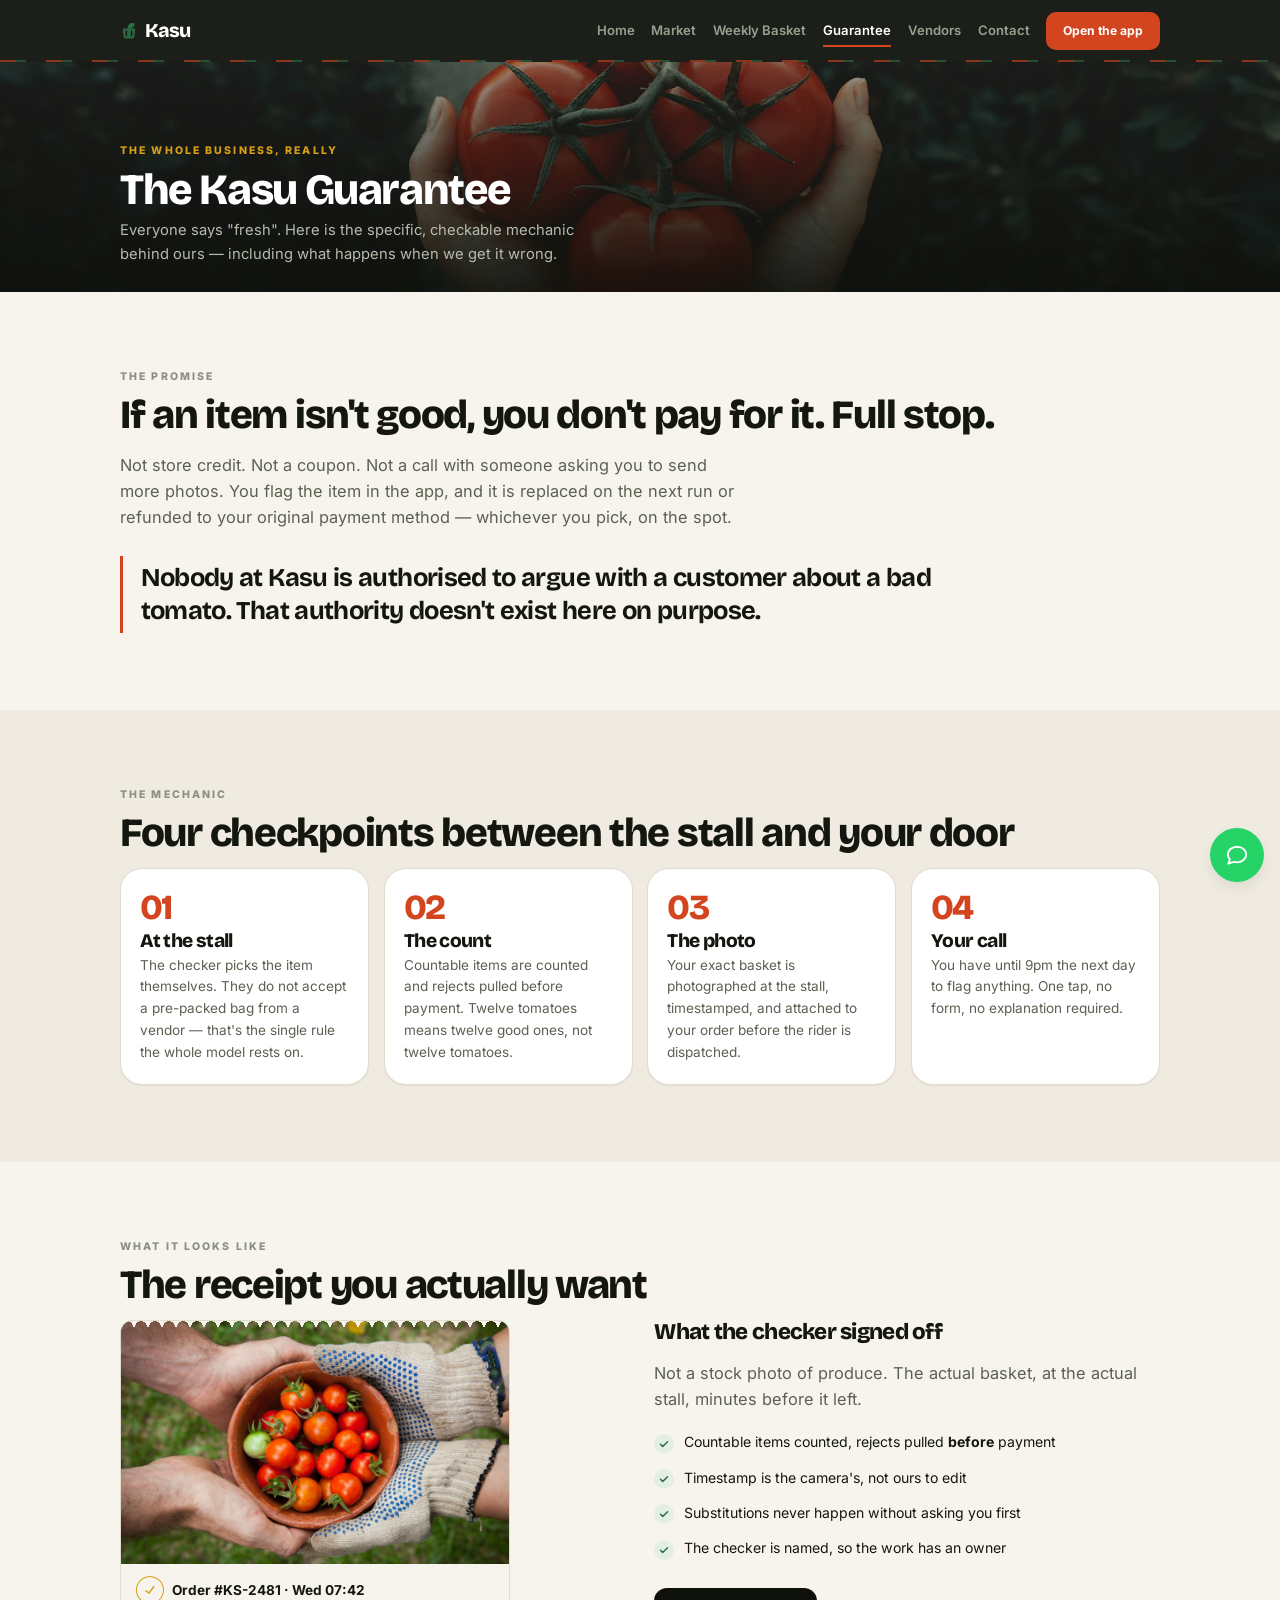
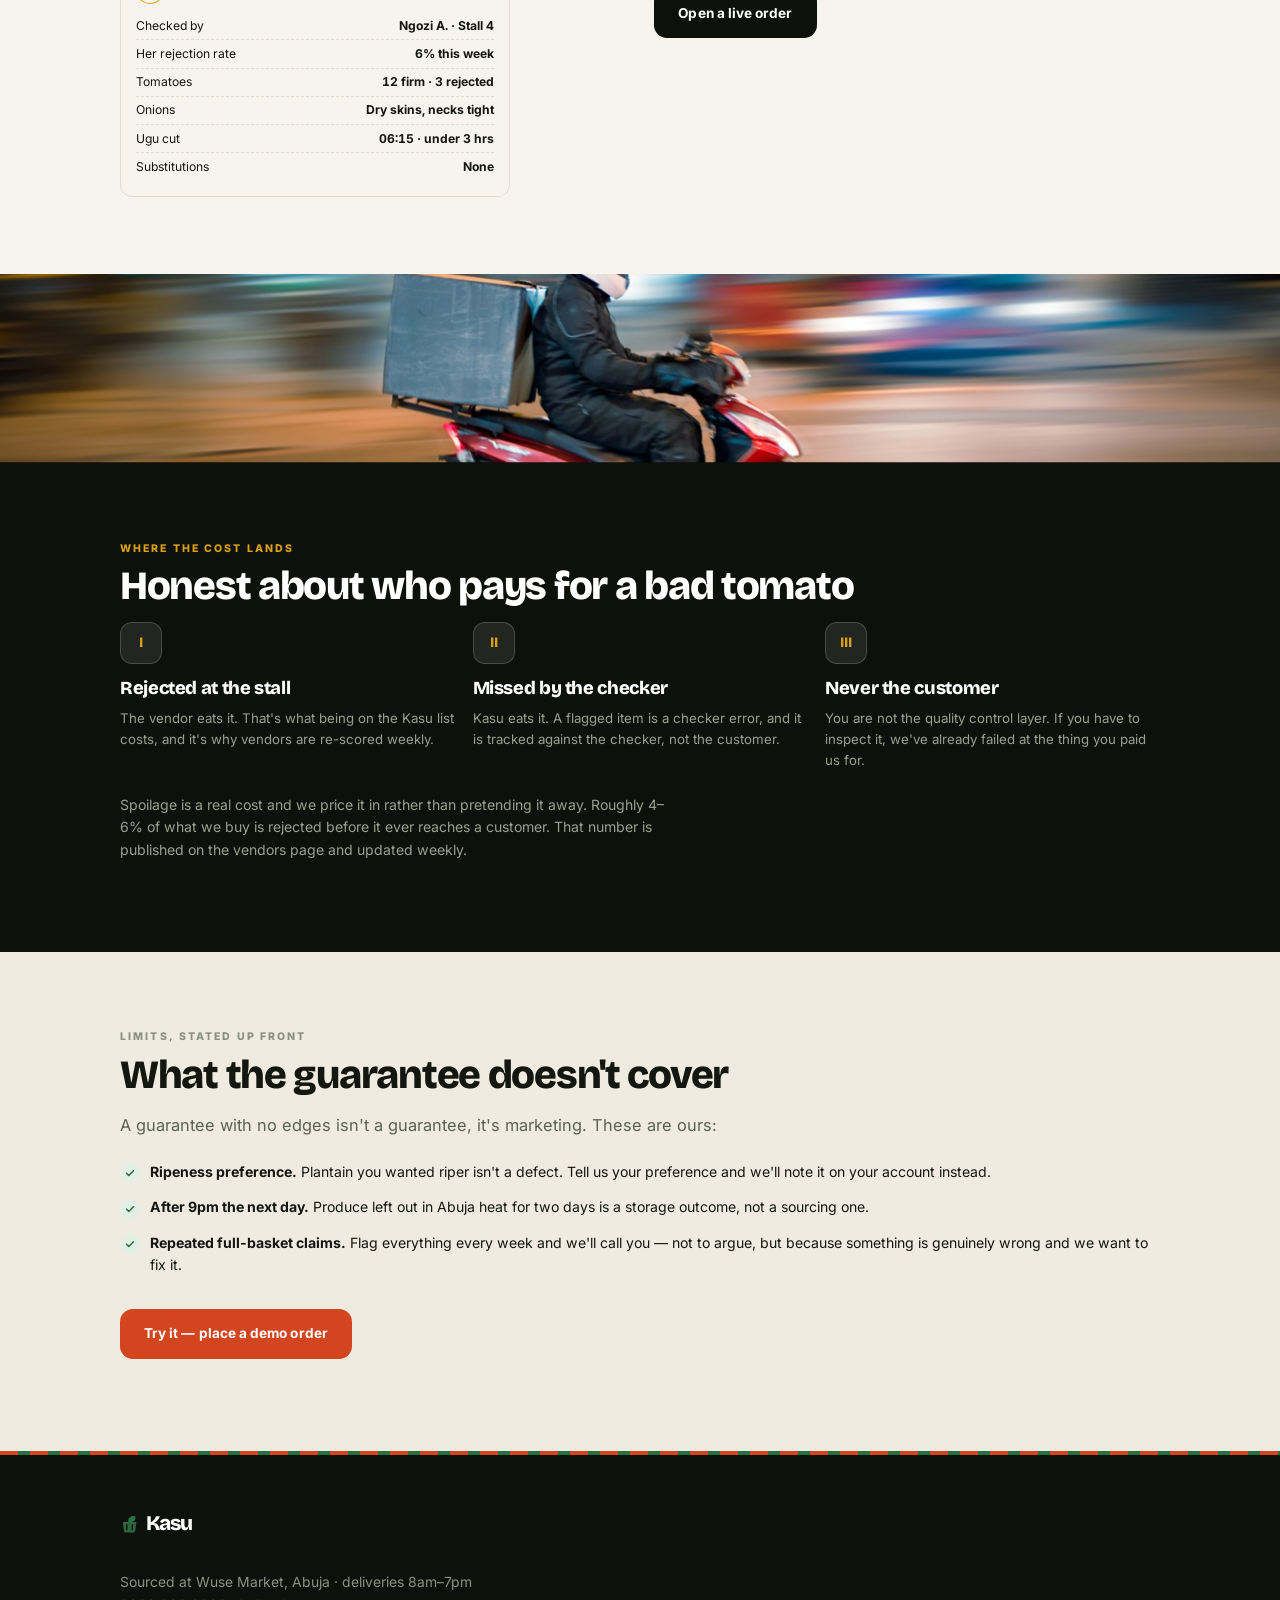
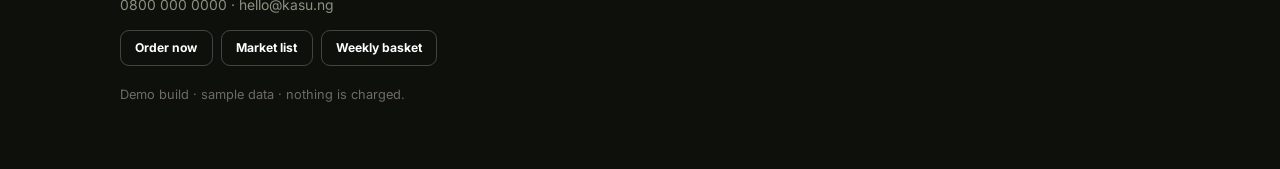
<file: website/guarantee.html>
<!doctype html><html lang="en"><head><meta charset="utf-8"><meta name="viewport" content="width=device-width, initial-scale=1, viewport-fit=cover"><title>The Guarantee · Kasu</title><link rel="preload" href="assets/fonts/bricolage-var.woff2" as="font" type="font/woff2" crossorigin>
<link rel="preload" href="assets/fonts/inter-var.woff2" as="font" type="font/woff2" crossorigin>
<link rel="stylesheet" href="assets/style.css"></head><body>
<nav class="nav"><div class="wrap"><a class="logo wm" href="index.html"><svg class="mark" viewBox="0 0 32 32" aria-hidden="true"><path d="M4.6 11.6h22.8l-2 15.2a3 3 0 0 1-3 2.6H9.6a3 3 0 0 1-3-2.6l-2-15.2Z" fill="currentColor" opacity=".92"/><path d="M26 2.4c0 6.2-3.6 9.6-8.9 9.6-1.4 0-2.6-.2-3.6-.6 0-6.2 3.6-9.6 8.9-9.6 1.4 0 2.6.2 3.6.6Z" fill="currentColor"/><path d="M11.4 16.4v7.8M20.6 16.4v7.8" stroke="#0E100C" stroke-width="2.4" stroke-linecap="round" fill="none"/></svg>Kasu</a><div class="navlinks"><a href="index.html" class="nl">Home</a><a href="market.html" class="nl">Market</a><a href="weekly.html" class="nl">Weekly Basket</a><a href="guarantee.html" class="nl on">Guarantee</a><a href="vendors.html" class="nl">Vendors</a><a href="contact.html" class="nl">Contact</a><a class="appbtn" href="app.html#/buy/market">Open the app</a></div></div></nav>

<header class="phead"><img src="assets/images/qualityHands.jpg" alt="" loading="eager"><div class="sh"></div>
  <div class="ph-in"><div class="eyebrow">The whole business, really</div><h2>The Kasu Guarantee</h2>
  <p>Everyone says "fresh". Here is the specific, checkable mechanic behind ours — including what happens when we get it wrong.</p></div>
</header>

<section class="pad"><div class="wrap">
  <div class="eyebrow">The promise</div>
  <h2 class="sechead">If an item isn't good, you don't pay for it. Full stop.</h2>
  <p class="lead">Not store credit. Not a coupon. Not a call with someone asking you to send more photos. You flag the item in the app, and it is replaced on the next run or refunded to your original payment method — whichever you pick, on the spot.</p>
  <p class="pull">Nobody at Kasu is authorised to argue with a customer about a bad tomato. That authority doesn't exist here on purpose.</p>
</div></section>

<section class="pad quiet"><div class="wrap">
  <div class="eyebrow">The mechanic</div>
  <h2 class="sechead">Four checkpoints between the stall and your door</h2>
  <div class="pillars">
    <div class="pillar"><div class="n">01</div><h3>At the stall</h3><p>The checker picks the item themselves. They do not accept a pre-packed bag from a vendor — that's the single rule the whole model rests on.</p></div>
    <div class="pillar"><div class="n">02</div><h3>The count</h3><p>Countable items are counted and rejects pulled before payment. Twelve tomatoes means twelve good ones, not twelve tomatoes.</p></div>
    <div class="pillar"><div class="n">03</div><h3>The photo</h3><p>Your exact basket is photographed at the stall, timestamped, and attached to your order before the rider is dispatched.</p></div>
    <div class="pillar"><div class="n">04</div><h3>Your call</h3><p>You have until 9pm the next day to flag anything. One tap, no form, no explanation required.</p></div>
  </div>
</div></section>

<section class="pad"><div class="wrap">
  <div class="eyebrow">What it looks like</div>
  <h2 class="sechead">The receipt you actually want</h2>
  <div class="cols2" style="align-items:start">
    <div class="receipt">
      <img src="assets/images/handsBowl.jpg" alt="Timestamped inspection photo for order KS-2481" loading="lazy">
      <div class="rb">
        <div class="rh"><span class="stamp sm"><svg class="ico" viewBox="0 0 24 24" aria-hidden="true"><path d="m5 12.5 4.5 4.5L19 7.5"/></svg></span><b style="font-size:.85rem">Order #KS-2481 · Wed 07:42</b></div>
        <div class="rl"><span>Checked by</span><b>Ngozi A. · Stall 4</b></div>
        <div class="rl"><span>Her rejection rate</span><b>6% this week</b></div>
        <div class="rl"><span>Tomatoes</span><b>12 firm · 3 rejected</b></div>
        <div class="rl"><span>Onions</span><b>Dry skins, necks tight</b></div>
        <div class="rl"><span>Ugu cut</span><b>06:15 · under 3 hrs</b></div>
        <div class="rl"><span>Substitutions</span><b>None</b></div>
      </div>
    </div>
    <div>
      <h3 style="font-size:1.4rem;margin-bottom:.5rem">What the checker signed off</h3>
      <p class="lead" style="margin-bottom:.8rem">Not a stock photo of produce. The actual basket, at the actual stall, minutes before it left.</p>
      <div class="checkline"><span class="tick"><svg class="ico" viewBox="0 0 24 24" aria-hidden="true"><path d="m5 12.5 4.5 4.5L19 7.5"/></svg></span><span>Countable items counted, rejects pulled <b>before</b> payment</span></div>
      <div class="checkline"><span class="tick"><svg class="ico" viewBox="0 0 24 24" aria-hidden="true"><path d="m5 12.5 4.5 4.5L19 7.5"/></svg></span><span>Timestamp is the camera's, not ours to edit</span></div>
      <div class="checkline"><span class="tick"><svg class="ico" viewBox="0 0 24 24" aria-hidden="true"><path d="m5 12.5 4.5 4.5L19 7.5"/></svg></span><span>Substitutions never happen without asking you first</span></div>
      <div class="checkline"><span class="tick"><svg class="ico" viewBox="0 0 24 24" aria-hidden="true"><path d="m5 12.5 4.5 4.5L19 7.5"/></svg></span><span>The checker is named, so the work has an owner</span></div>
      <p style="margin:1.4rem 0 0"><a class="btn dark" href="app.html#/buy/track">Open a live order</a></p>
    </div>
  </div>
</div></section>

<div class="band"><img src="assets/images/rider.jpg" alt="Dispatch rider leaving the market" loading="lazy"></div>

<section class="pad dark"><div class="wrap">
  <div class="eyebrow">Where the cost lands</div><h2 class="sechead">Honest about who pays for a bad tomato</h2>
  <div class="steps">
    <div class="step"><span class="n">I</span><b>Rejected at the stall</b><p>The vendor eats it. That's what being on the Kasu list costs, and it's why vendors are re-scored weekly.</p></div>
    <div class="step"><span class="n">II</span><b>Missed by the checker</b><p>Kasu eats it. A flagged item is a checker error, and it is tracked against the checker, not the customer.</p></div>
    <div class="step"><span class="n">III</span><b>Never the customer</b><p>You are not the quality control layer. If you have to inspect it, we've already failed at the thing you paid us for.</p></div>
  </div>
  <p class="lead" style="margin-top:1.4rem;font-size:.88rem">Spoilage is a real cost and we price it in rather than pretending it away. Roughly 4–6% of what we buy is rejected before it ever reaches a customer. That number is published on the vendors page and updated weekly.</p>
</div></section>

<section class="pad quiet"><div class="wrap">
  <div class="eyebrow">Limits, stated up front</div>
  <h2 class="sechead">What the guarantee doesn't cover</h2>
  <p class="lead">A guarantee with no edges isn't a guarantee, it's marketing. These are ours:</p>
  <div class="checkline"><span class="tick"><svg class="ico" viewBox="0 0 24 24" aria-hidden="true"><path d="m5 12.5 4.5 4.5L19 7.5"/></svg></span><span><b>Ripeness preference.</b> Plantain you wanted riper isn't a defect. Tell us your preference and we'll note it on your account instead.</span></div>
  <div class="checkline"><span class="tick"><svg class="ico" viewBox="0 0 24 24" aria-hidden="true"><path d="m5 12.5 4.5 4.5L19 7.5"/></svg></span><span><b>After 9pm the next day.</b> Produce left out in Abuja heat for two days is a storage outcome, not a sourcing one.</span></div>
  <div class="checkline"><span class="tick"><svg class="ico" viewBox="0 0 24 24" aria-hidden="true"><path d="m5 12.5 4.5 4.5L19 7.5"/></svg></span><span><b>Repeated full-basket claims.</b> Flag everything every week and we'll call you — not to argue, but because something is genuinely wrong and we want to fix it.</span></div>
  <p style="margin-top:1.6rem"><a class="btn" href="app.html#/buy/market">Try it — place a demo order</a></p>
</div></section>

<footer class="site"><div class="wrap"><p class="logo wm"><svg class="mark" viewBox="0 0 32 32" aria-hidden="true"><path d="M4.6 11.6h22.8l-2 15.2a3 3 0 0 1-3 2.6H9.6a3 3 0 0 1-3-2.6l-2-15.2Z" fill="currentColor" opacity=".92"/><path d="M26 2.4c0 6.2-3.6 9.6-8.9 9.6-1.4 0-2.6-.2-3.6-.6 0-6.2 3.6-9.6 8.9-9.6 1.4 0 2.6.2 3.6.6Z" fill="currentColor"/><path d="M11.4 16.4v7.8M20.6 16.4v7.8" stroke="#0E100C" stroke-width="2.4" stroke-linecap="round" fill="none"/></svg>Kasu</p><p style="margin-top:1rem">Sourced at Wuse Market, Abuja · deliveries 8am–7pm<br>0800 000 0000 · hello@kasu.ng</p><div class="socialrow"><a href="app.html#/buy/market">Order now</a><a href="market.html">Market list</a><a href="weekly.html">Weekly basket</a></div><p class="note" style="margin-top:1.2rem;color:#6E6A65">Demo build · sample data · nothing is charged.</p></div></footer>

<a class="wa" href="https://wa.me/2348000000000" target="_blank" rel="noopener" aria-label="Chat with Kasu on WhatsApp"><svg class="ico" viewBox="0 0 24 24" aria-hidden="true"><path d="M20.5 11.6c0 4-3.8 7.2-8.5 7.2a9.9 9.9 0 0 1-2.7-.4L4 20l1.5-4a6.8 6.8 0 0 1-2-4.4c0-4 3.8-7.2 8.5-7.2s8.5 3.2 8.5 7.2Z"/></svg></a>
<script src="assets/vendor/gsap.min.js"></script>
<script src="assets/vendor/ScrollTrigger.min.js"></script>
<script src="assets/site.js"></script>
<script src="assets/gsap-scroll.js"></script></body></html>
</file>
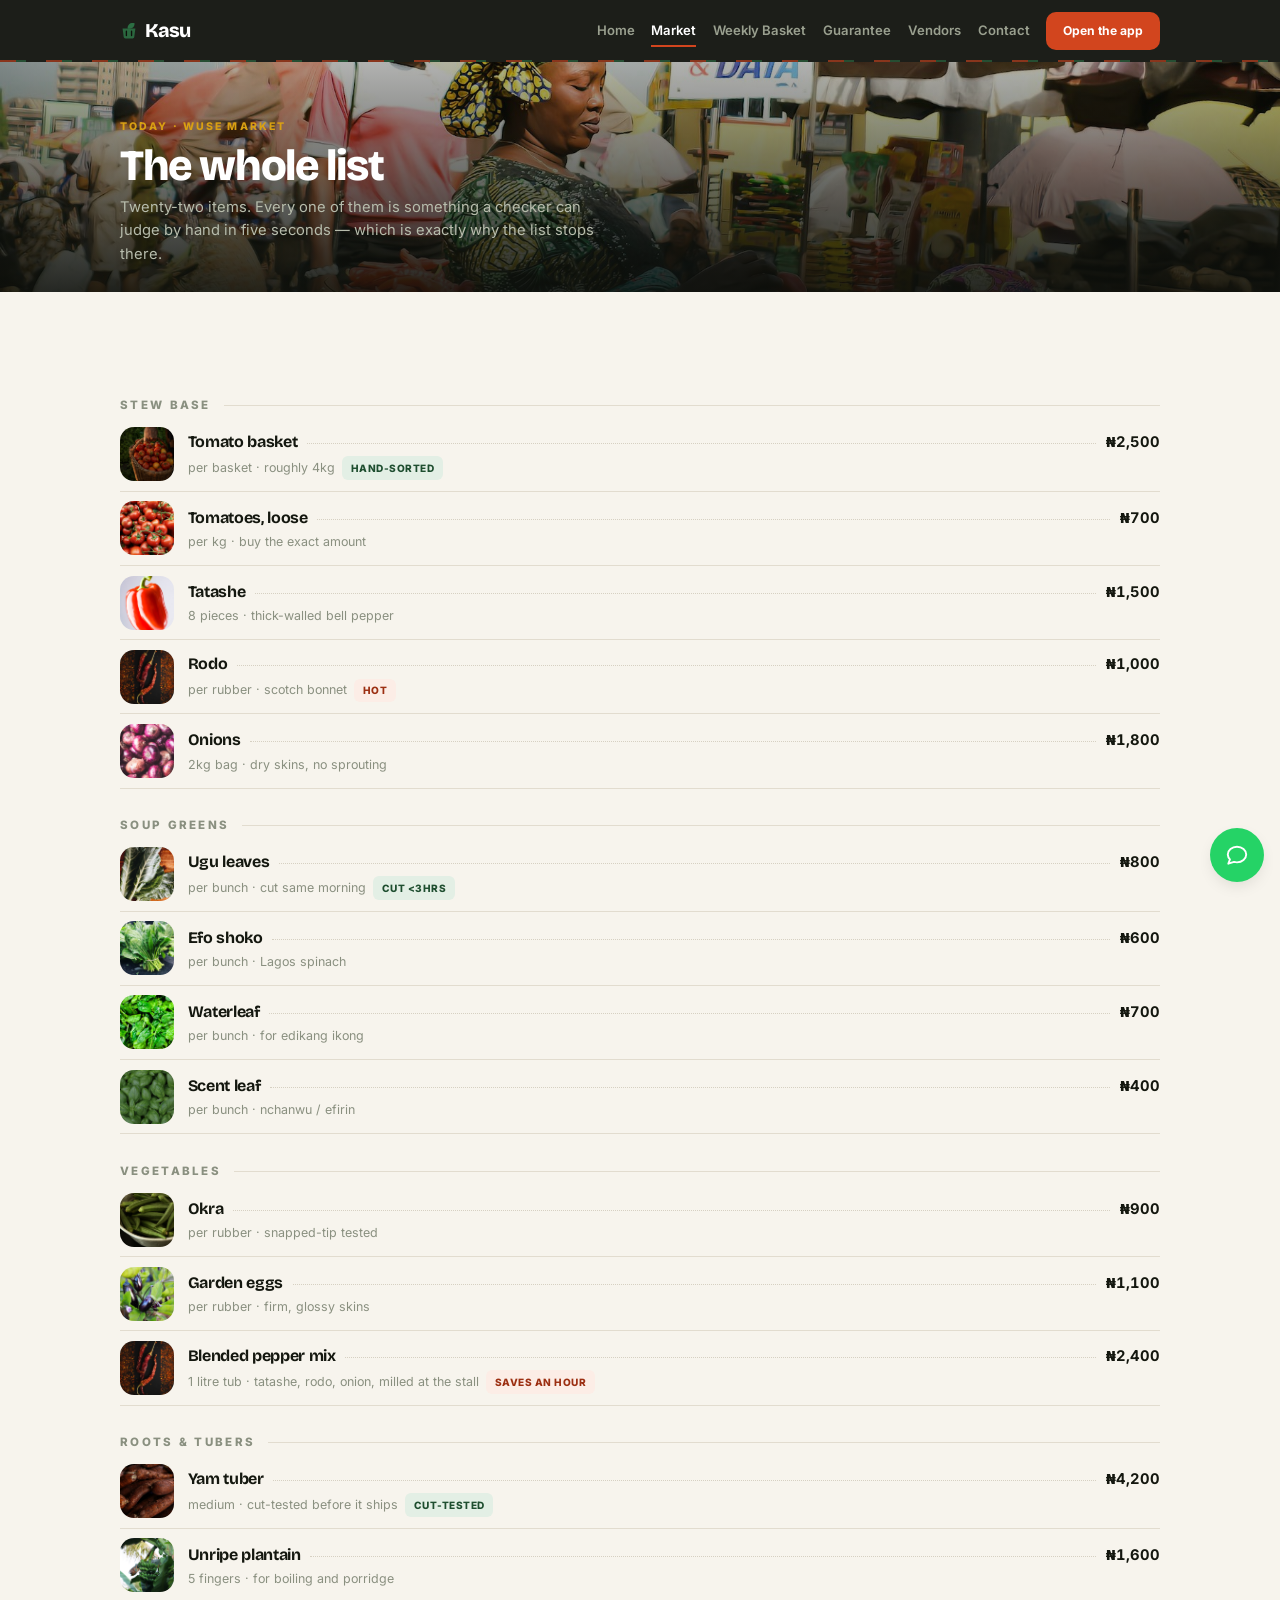
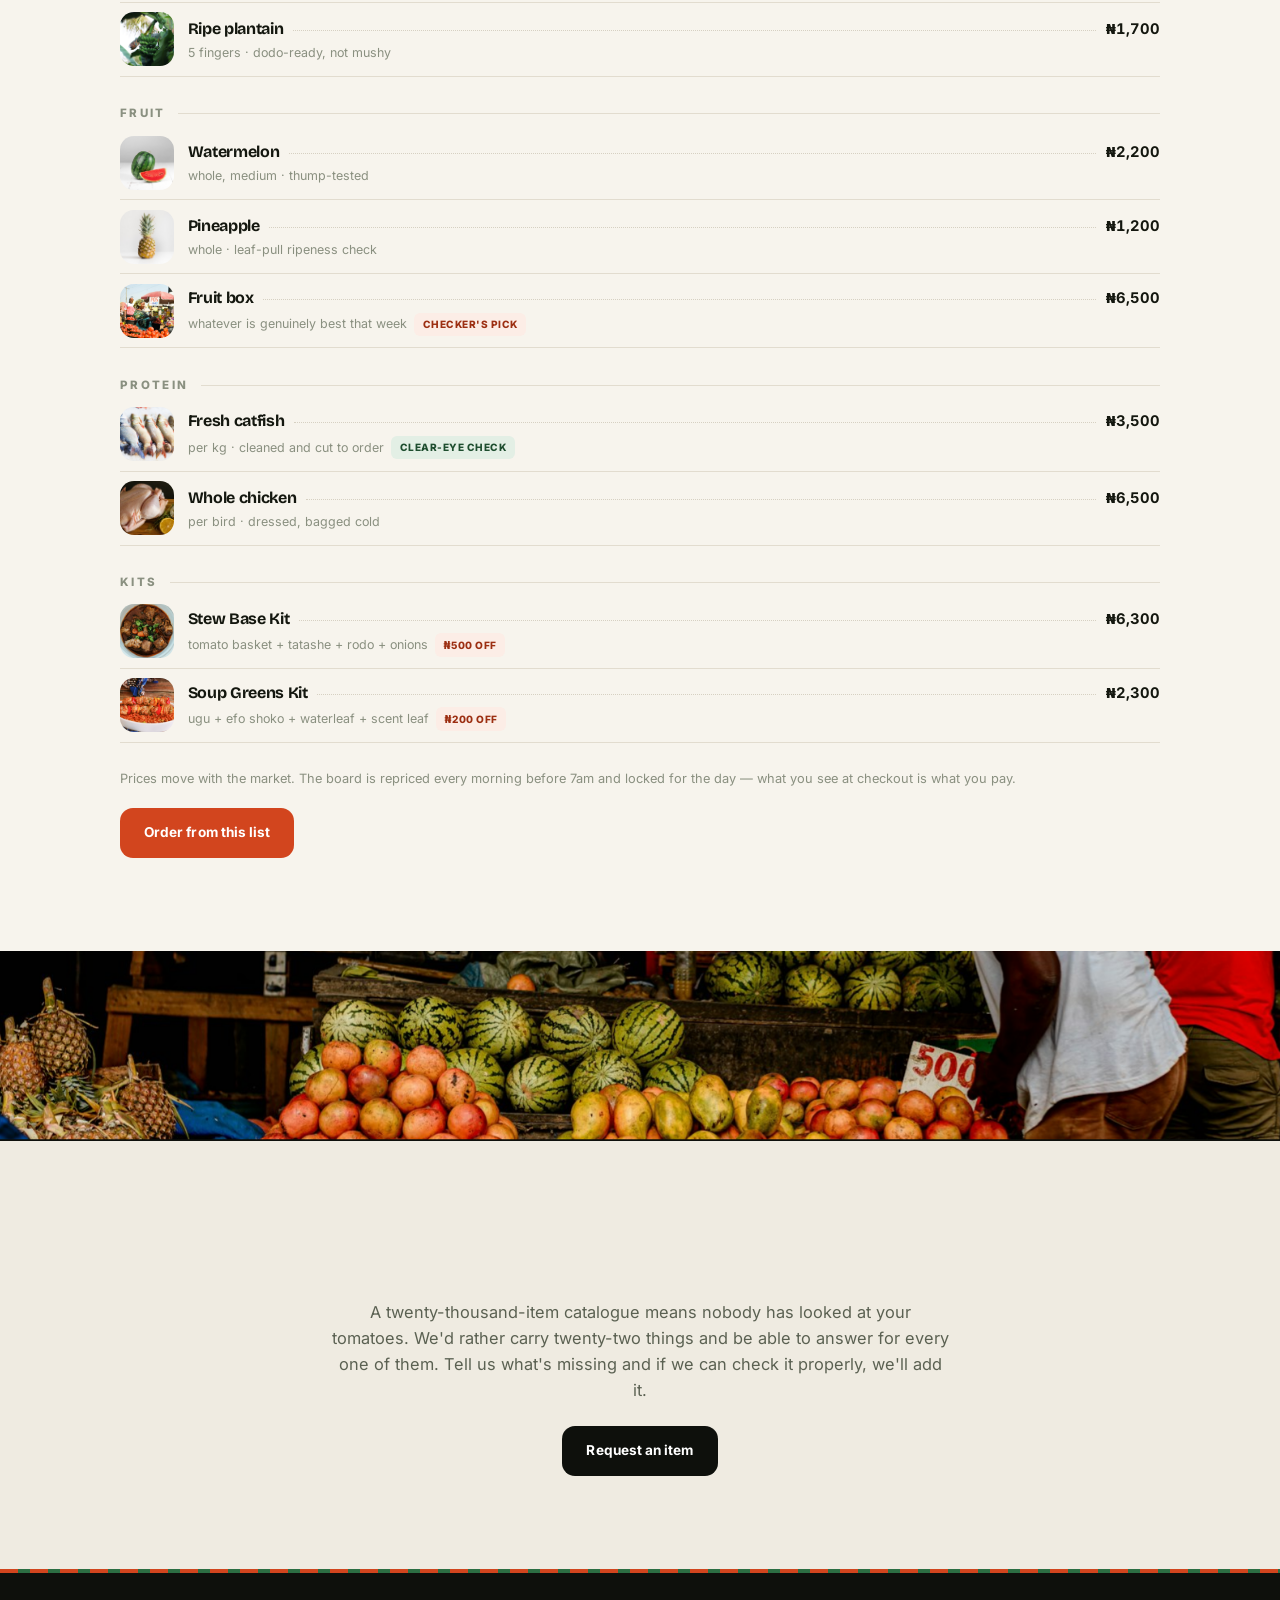
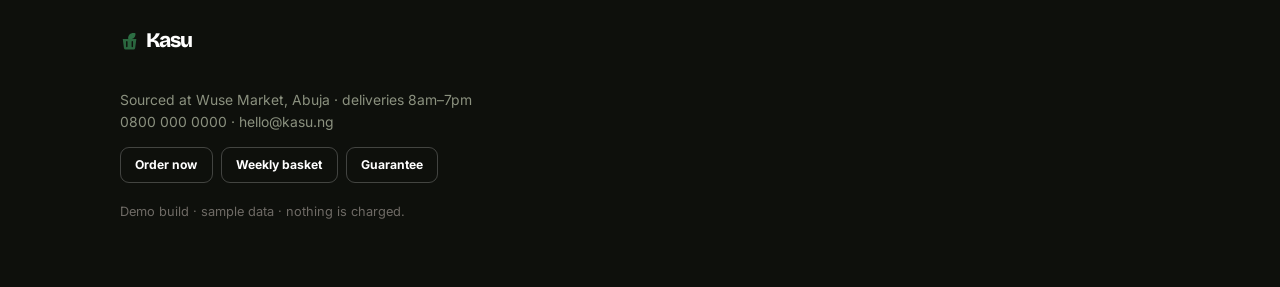
<file: website/market.html>
<!doctype html><html lang="en"><head><meta charset="utf-8"><meta name="viewport" content="width=device-width, initial-scale=1, viewport-fit=cover"><title>Market · Kasu</title><link rel="preload" href="assets/fonts/bricolage-var.woff2" as="font" type="font/woff2" crossorigin>
<link rel="preload" href="assets/fonts/inter-var.woff2" as="font" type="font/woff2" crossorigin>
<link rel="stylesheet" href="assets/style.css"></head><body>
<nav class="nav"><div class="wrap"><a class="logo wm" href="index.html"><svg class="mark" viewBox="0 0 32 32" aria-hidden="true"><path d="M4.6 11.6h22.8l-2 15.2a3 3 0 0 1-3 2.6H9.6a3 3 0 0 1-3-2.6l-2-15.2Z" fill="currentColor" opacity=".92"/><path d="M26 2.4c0 6.2-3.6 9.6-8.9 9.6-1.4 0-2.6-.2-3.6-.6 0-6.2 3.6-9.6 8.9-9.6 1.4 0 2.6.2 3.6.6Z" fill="currentColor"/><path d="M11.4 16.4v7.8M20.6 16.4v7.8" stroke="#0E100C" stroke-width="2.4" stroke-linecap="round" fill="none"/></svg>Kasu</a><div class="navlinks"><a href="index.html" class="nl">Home</a><a href="market.html" class="nl on">Market</a><a href="weekly.html" class="nl">Weekly Basket</a><a href="guarantee.html" class="nl">Guarantee</a><a href="vendors.html" class="nl">Vendors</a><a href="contact.html" class="nl">Contact</a><a class="appbtn" href="app.html#/buy/market">Open the app</a></div></div></nav>

<header class="phead"><img src="assets/images/marketFruit.jpg" alt="" loading="eager"><div class="sh"></div>
  <div class="ph-in"><div class="eyebrow">Today · Wuse Market</div><h2>The whole list</h2>
  <p>Twenty-two items. Every one of them is something a checker can judge by hand in five seconds — which is exactly why the list stops there.</p></div>
</header>

<section class="pad"><div class="wrap">

  <div class="mcat"><h3>Stew base</h3></div>
  <div class="mrow"><img class="mthumb" src="assets/images/tomatoBasket.jpg" alt="" loading="lazy"><div class="mbody">
    <div class="mline"><b>Tomato basket</b><span class="dots"></span><span class="price num">₦2,500</span></div>
    <div class="mdesc">per basket · roughly 4kg<span class="chip v">Hand-sorted</span></div></div></div>
  <div class="mrow"><img class="mthumb" src="assets/images/tomato.jpg" alt="" loading="lazy"><div class="mbody">
    <div class="mline"><b>Tomatoes, loose</b><span class="dots"></span><span class="price num">₦700</span></div>
    <div class="mdesc">per kg · buy the exact amount</div></div></div>
  <div class="mrow"><img class="mthumb" src="assets/images/tatashe.jpg" alt="" loading="lazy"><div class="mbody">
    <div class="mline"><b>Tatashe</b><span class="dots"></span><span class="price num">₦1,500</span></div>
    <div class="mdesc">8 pieces · thick-walled bell pepper</div></div></div>
  <div class="mrow"><img class="mthumb" src="assets/images/rodo.jpg" alt="" loading="lazy"><div class="mbody">
    <div class="mline"><b>Rodo</b><span class="dots"></span><span class="price num">₦1,000</span></div>
    <div class="mdesc">per rubber · scotch bonnet<span class="chip a">Hot</span></div></div></div>
  <div class="mrow"><img class="mthumb" src="assets/images/onion.jpg" alt="" loading="lazy"><div class="mbody">
    <div class="mline"><b>Onions</b><span class="dots"></span><span class="price num">₦1,800</span></div>
    <div class="mdesc">2kg bag · dry skins, no sprouting</div></div></div>

  <div class="mcat"><h3>Soup greens</h3></div>
  <div class="mrow"><img class="mthumb" src="assets/images/ugu.jpg" alt="" loading="lazy"><div class="mbody">
    <div class="mline"><b>Ugu leaves</b><span class="dots"></span><span class="price num">₦800</span></div>
    <div class="mdesc">per bunch · cut same morning<span class="chip v">Cut &lt;3hrs</span></div></div></div>
  <div class="mrow"><img class="mthumb" src="assets/images/efo.jpg" alt="" loading="lazy"><div class="mbody">
    <div class="mline"><b>Efo shoko</b><span class="dots"></span><span class="price num">₦600</span></div>
    <div class="mdesc">per bunch · Lagos spinach</div></div></div>
  <div class="mrow"><img class="mthumb" src="assets/images/waterleaf.jpg" alt="" loading="lazy"><div class="mbody">
    <div class="mline"><b>Waterleaf</b><span class="dots"></span><span class="price num">₦700</span></div>
    <div class="mdesc">per bunch · for edikang ikong</div></div></div>
  <div class="mrow"><img class="mthumb" src="assets/images/scentleaf.jpg" alt="" loading="lazy"><div class="mbody">
    <div class="mline"><b>Scent leaf</b><span class="dots"></span><span class="price num">₦400</span></div>
    <div class="mdesc">per bunch · nchanwu / efirin</div></div></div>

  <div class="mcat"><h3>Vegetables</h3></div>
  <div class="mrow"><img class="mthumb" src="assets/images/okra.jpg" alt="" loading="lazy"><div class="mbody">
    <div class="mline"><b>Okra</b><span class="dots"></span><span class="price num">₦900</span></div>
    <div class="mdesc">per rubber · snapped-tip tested</div></div></div>
  <div class="mrow"><img class="mthumb" src="assets/images/gardenegg.jpg" alt="" loading="lazy"><div class="mbody">
    <div class="mline"><b>Garden eggs</b><span class="dots"></span><span class="price num">₦1,100</span></div>
    <div class="mdesc">per rubber · firm, glossy skins</div></div></div>
  <div class="mrow"><img class="mthumb" src="assets/images/rodo.jpg" alt="" loading="lazy"><div class="mbody">
    <div class="mline"><b>Blended pepper mix</b><span class="dots"></span><span class="price num">₦2,400</span></div>
    <div class="mdesc">1 litre tub · tatashe, rodo, onion, milled at the stall<span class="chip a">Saves an hour</span></div></div></div>

  <div class="mcat"><h3>Roots &amp; tubers</h3></div>
  <div class="mrow"><img class="mthumb" src="assets/images/yam.jpg" alt="" loading="lazy"><div class="mbody">
    <div class="mline"><b>Yam tuber</b><span class="dots"></span><span class="price num">₦4,200</span></div>
    <div class="mdesc">medium · cut-tested before it ships<span class="chip v">Cut-tested</span></div></div></div>
  <div class="mrow"><img class="mthumb" src="assets/images/plantain.jpg" alt="" loading="lazy"><div class="mbody">
    <div class="mline"><b>Unripe plantain</b><span class="dots"></span><span class="price num">₦1,600</span></div>
    <div class="mdesc">5 fingers · for boiling and porridge</div></div></div>
  <div class="mrow"><img class="mthumb" src="assets/images/plantain.jpg" alt="" loading="lazy"><div class="mbody">
    <div class="mline"><b>Ripe plantain</b><span class="dots"></span><span class="price num">₦1,700</span></div>
    <div class="mdesc">5 fingers · dodo-ready, not mushy</div></div></div>

  <div class="mcat"><h3>Fruit</h3></div>
  <div class="mrow"><img class="mthumb" src="assets/images/watermelon.jpg" alt="" loading="lazy"><div class="mbody">
    <div class="mline"><b>Watermelon</b><span class="dots"></span><span class="price num">₦2,200</span></div>
    <div class="mdesc">whole, medium · thump-tested</div></div></div>
  <div class="mrow"><img class="mthumb" src="assets/images/pineapple.jpg" alt="" loading="lazy"><div class="mbody">
    <div class="mline"><b>Pineapple</b><span class="dots"></span><span class="price num">₦1,200</span></div>
    <div class="mdesc">whole · leaf-pull ripeness check</div></div></div>
  <div class="mrow"><img class="mthumb" src="assets/images/marketFruit.jpg" alt="" loading="lazy"><div class="mbody">
    <div class="mline"><b>Fruit box</b><span class="dots"></span><span class="price num">₦6,500</span></div>
    <div class="mdesc">whatever is genuinely best that week<span class="chip a">Checker's pick</span></div></div></div>

  <div class="mcat"><h3>Protein</h3></div>
  <div class="mrow"><img class="mthumb" src="assets/images/catfish.jpg" alt="" loading="lazy"><div class="mbody">
    <div class="mline"><b>Fresh catfish</b><span class="dots"></span><span class="price num">₦3,500</span></div>
    <div class="mdesc">per kg · cleaned and cut to order<span class="chip v">Clear-eye check</span></div></div></div>
  <div class="mrow"><img class="mthumb" src="assets/images/chicken.jpg" alt="" loading="lazy"><div class="mbody">
    <div class="mline"><b>Whole chicken</b><span class="dots"></span><span class="price num">₦6,500</span></div>
    <div class="mdesc">per bird · dressed, bagged cold</div></div></div>

  <div class="mcat"><h3>Kits</h3></div>
  <div class="mrow"><img class="mthumb" src="assets/images/stew.jpg" alt="" loading="lazy"><div class="mbody">
    <div class="mline"><b>Stew Base Kit</b><span class="dots"></span><span class="price num">₦6,300</span></div>
    <div class="mdesc">tomato basket + tatashe + rodo + onions<span class="chip a">₦500 off</span></div></div></div>
  <div class="mrow"><img class="mthumb" src="assets/images/jollof.jpg" alt="" loading="lazy"><div class="mbody">
    <div class="mline"><b>Soup Greens Kit</b><span class="dots"></span><span class="price num">₦2,300</span></div>
    <div class="mdesc">ugu + efo shoko + waterleaf + scent leaf<span class="chip a">₦200 off</span></div></div></div>

  <p class="note" style="margin-top:1.6rem">Prices move with the market. The board is repriced every morning before 7am and locked for the day — what you see at checkout is what you pay.</p>
  <p style="margin-top:1.2rem"><a class="btn" href="app.html#/buy/market">Order from this list</a></p>
</div></section>

<div class="band"><img src="assets/images/marketRow.jpg" alt="Produce crates at market" loading="lazy"></div>

<section class="pad quiet"><div class="wrap center">
  <div class="eyebrow" style="text-align:center">Not on the list?</div>
  <h2 class="sechead">That's the point</h2>
  <p class="lead" style="margin:0 auto">A twenty-thousand-item catalogue means nobody has looked at your tomatoes. We'd rather carry twenty-two things and be able to answer for every one of them. Tell us what's missing and if we can check it properly, we'll add it.</p>
  <p style="margin-top:1.4rem"><a class="btn dark" href="contact.html">Request an item</a></p>
</div></section>

<footer class="site"><div class="wrap"><p class="logo wm"><svg class="mark" viewBox="0 0 32 32" aria-hidden="true"><path d="M4.6 11.6h22.8l-2 15.2a3 3 0 0 1-3 2.6H9.6a3 3 0 0 1-3-2.6l-2-15.2Z" fill="currentColor" opacity=".92"/><path d="M26 2.4c0 6.2-3.6 9.6-8.9 9.6-1.4 0-2.6-.2-3.6-.6 0-6.2 3.6-9.6 8.9-9.6 1.4 0 2.6.2 3.6.6Z" fill="currentColor"/><path d="M11.4 16.4v7.8M20.6 16.4v7.8" stroke="#0E100C" stroke-width="2.4" stroke-linecap="round" fill="none"/></svg>Kasu</p><p style="margin-top:1rem">Sourced at Wuse Market, Abuja · deliveries 8am–7pm<br>0800 000 0000 · hello@kasu.ng</p><div class="socialrow"><a href="app.html#/buy/market">Order now</a><a href="weekly.html">Weekly basket</a><a href="guarantee.html">Guarantee</a></div><p class="note" style="margin-top:1.2rem;color:#6E6A65">Demo build · sample data · nothing is charged.</p></div></footer>

<a class="wa" href="https://wa.me/2348000000000" target="_blank" rel="noopener" aria-label="Chat with Kasu on WhatsApp"><svg class="ico" viewBox="0 0 24 24" aria-hidden="true"><path d="M20.5 11.6c0 4-3.8 7.2-8.5 7.2a9.9 9.9 0 0 1-2.7-.4L4 20l1.5-4a6.8 6.8 0 0 1-2-4.4c0-4 3.8-7.2 8.5-7.2s8.5 3.2 8.5 7.2Z"/></svg></a>
<script src="assets/vendor/gsap.min.js"></script>
<script src="assets/vendor/ScrollTrigger.min.js"></script>
<script src="assets/site.js"></script>
<script src="assets/gsap-scroll.js"></script></body></html>
</file>
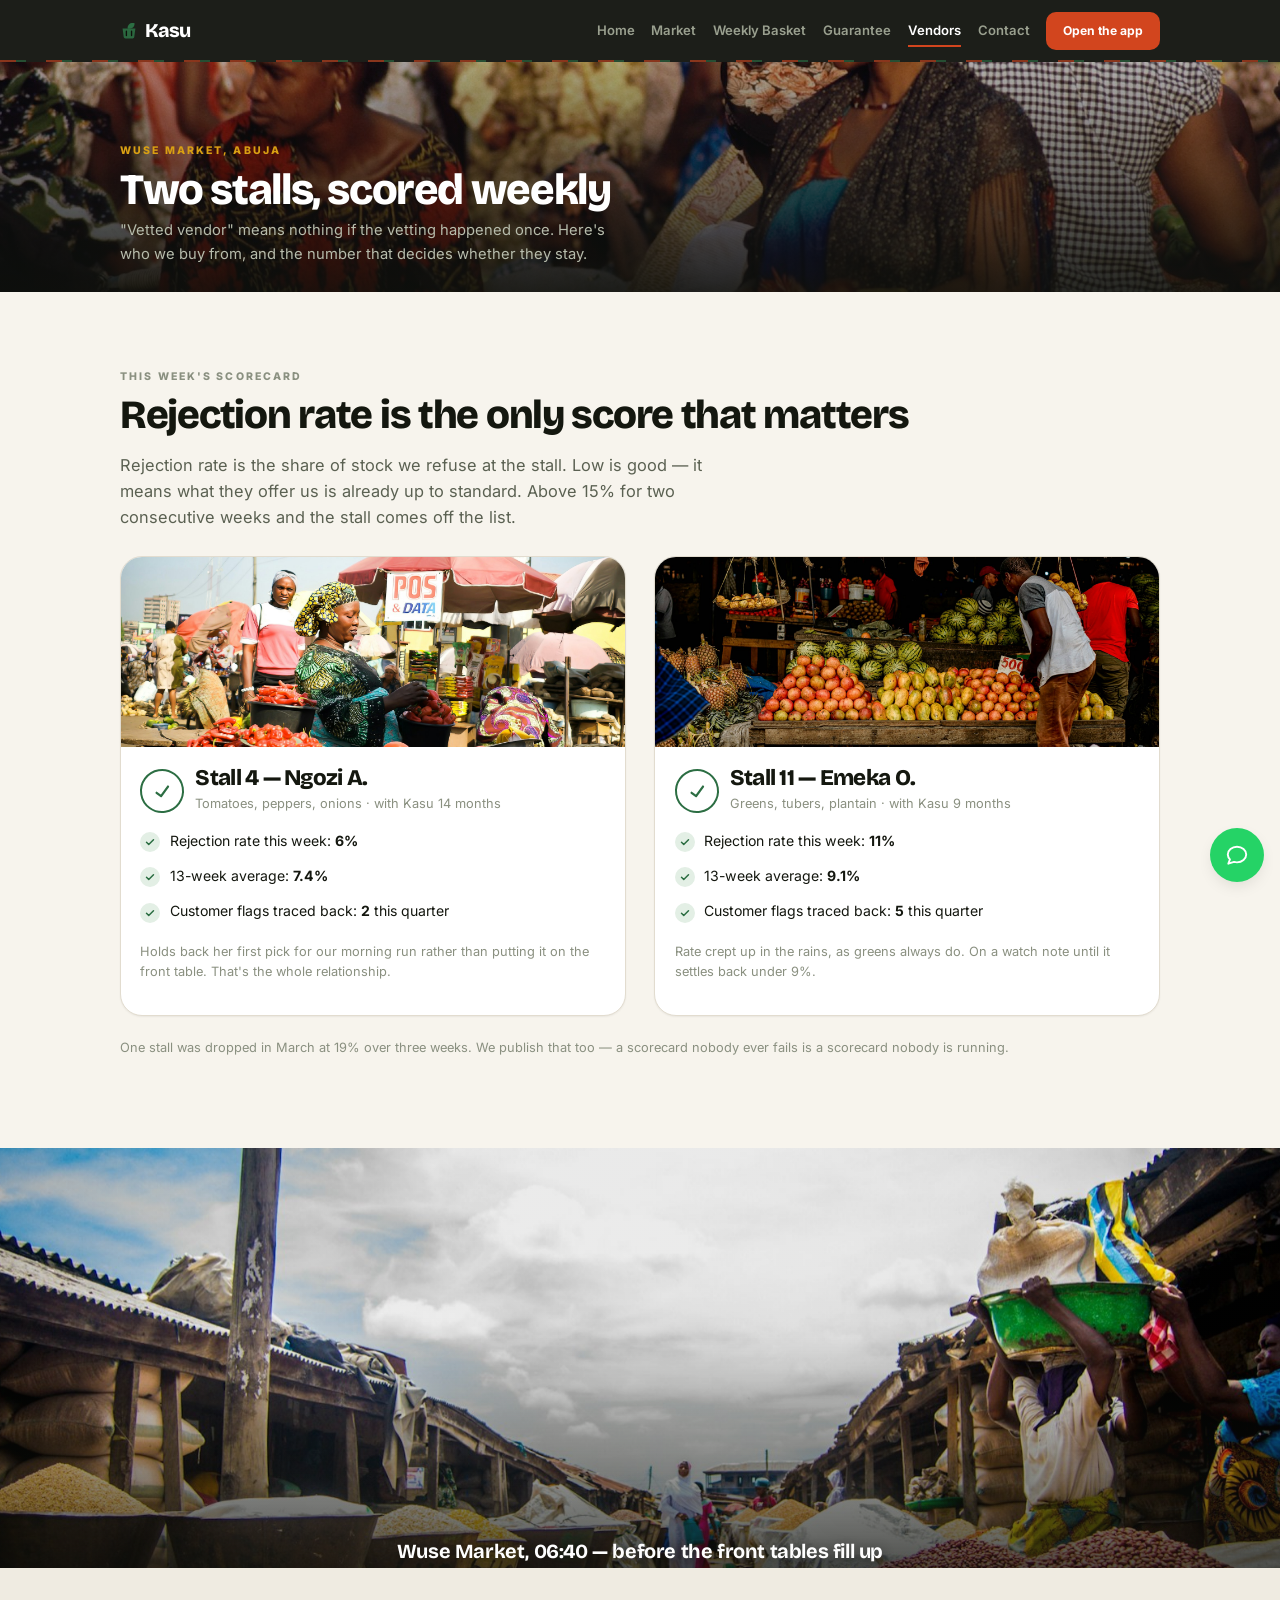
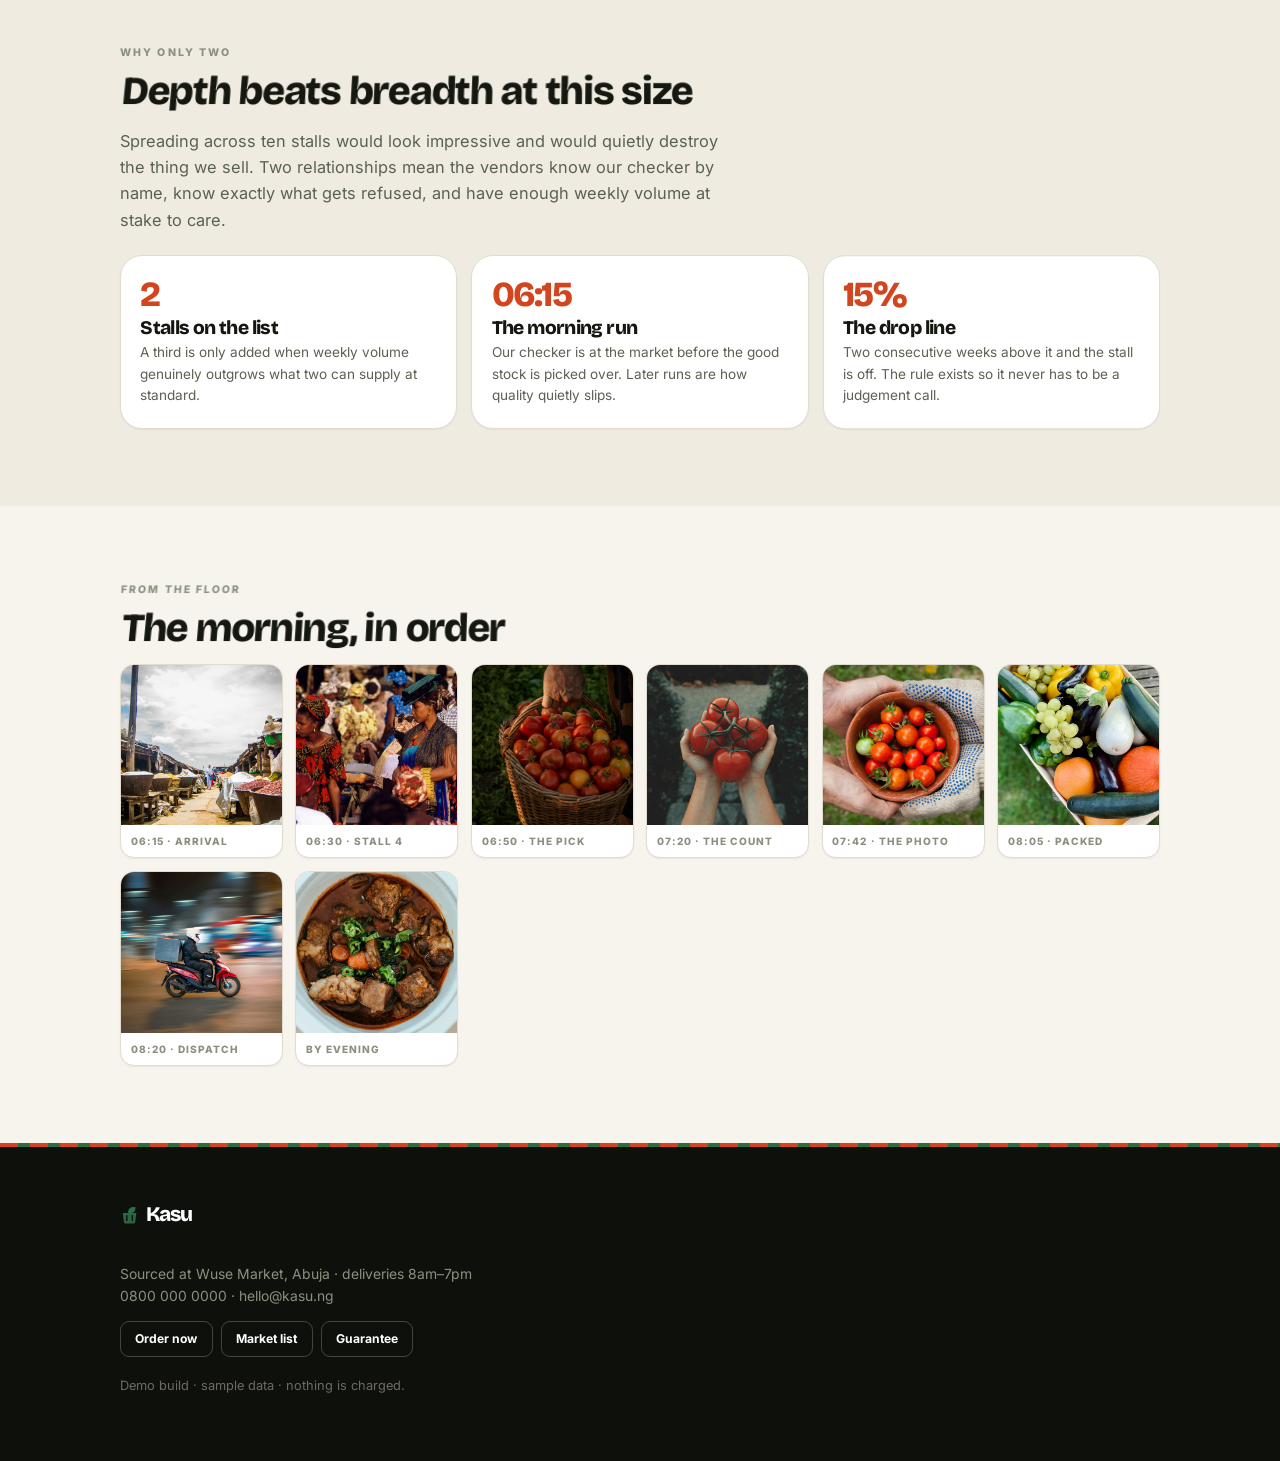
<file: website/vendors.html>
<!doctype html><html lang="en"><head><meta charset="utf-8"><meta name="viewport" content="width=device-width, initial-scale=1, viewport-fit=cover"><title>Vendors · Kasu</title><link rel="preload" href="assets/fonts/bricolage-var.woff2" as="font" type="font/woff2" crossorigin>
<link rel="preload" href="assets/fonts/inter-var.woff2" as="font" type="font/woff2" crossorigin>
<link rel="stylesheet" href="assets/style.css"></head><body>
<nav class="nav"><div class="wrap"><a class="logo wm" href="index.html"><svg class="mark" viewBox="0 0 32 32" aria-hidden="true"><path d="M4.6 11.6h22.8l-2 15.2a3 3 0 0 1-3 2.6H9.6a3 3 0 0 1-3-2.6l-2-15.2Z" fill="currentColor" opacity=".92"/><path d="M26 2.4c0 6.2-3.6 9.6-8.9 9.6-1.4 0-2.6-.2-3.6-.6 0-6.2 3.6-9.6 8.9-9.6 1.4 0 2.6.2 3.6.6Z" fill="currentColor"/><path d="M11.4 16.4v7.8M20.6 16.4v7.8" stroke="#0E100C" stroke-width="2.4" stroke-linecap="round" fill="none"/></svg>Kasu</a><div class="navlinks"><a href="index.html" class="nl">Home</a><a href="market.html" class="nl">Market</a><a href="weekly.html" class="nl">Weekly Basket</a><a href="guarantee.html" class="nl">Guarantee</a><a href="vendors.html" class="nl on">Vendors</a><a href="contact.html" class="nl">Contact</a><a class="appbtn" href="app.html#/buy/market">Open the app</a></div></div></nav>

<header class="phead"><img src="assets/images/vendor.jpg" alt="" loading="eager"><div class="sh"></div>
  <div class="ph-in"><div class="eyebrow">Wuse Market, Abuja</div><h2>Two stalls, scored weekly</h2>
  <p>"Vetted vendor" means nothing if the vetting happened once. Here's who we buy from, and the number that decides whether they stay.</p></div>
</header>

<section class="pad"><div class="wrap">
  <div class="eyebrow">This week's scorecard</div>
  <h2 class="sechead">Rejection rate is the only score that matters</h2>
  <p class="lead">Rejection rate is the share of stock we refuse at the stall. Low is good — it means what they offer us is already up to standard. Above 15% for two consecutive weeks and the stall comes off the list.</p>

  <div class="cols2" style="margin-top:1.6rem">
    <div class="card-box" style="overflow:hidden">
      <div style="height:190px;overflow:hidden;line-height:0"><img src="assets/images/marketFruit.jpg" alt="Stall 4" style="width:100%;height:100%;object-fit:cover" loading="lazy"></div>
      <div style="padding:1.2rem">
        <div style="display:flex;align-items:center;gap:.7rem;margin-bottom:.5rem"><span class="stamp leaf"><svg class="ico" viewBox="0 0 24 24" aria-hidden="true"><path d="m5 12.5 4.5 4.5L19 7.5"/></svg></span><div><h3 style="font-size:1.4rem">Stall 4 — Ngozi A.</h3><span class="note">Tomatoes, peppers, onions · with Kasu 14 months</span></div></div>
        <div class="checkline"><span class="tick"><svg class="ico" viewBox="0 0 24 24" aria-hidden="true"><path d="m5 12.5 4.5 4.5L19 7.5"/></svg></span><span>Rejection rate this week: <b>6%</b></span></div>
        <div class="checkline"><span class="tick"><svg class="ico" viewBox="0 0 24 24" aria-hidden="true"><path d="m5 12.5 4.5 4.5L19 7.5"/></svg></span><span>13-week average: <b>7.4%</b></span></div>
        <div class="checkline"><span class="tick"><svg class="ico" viewBox="0 0 24 24" aria-hidden="true"><path d="m5 12.5 4.5 4.5L19 7.5"/></svg></span><span>Customer flags traced back: <b>2</b> this quarter</span></div>
        <p class="note" style="margin-top:.8rem">Holds back her first pick for our morning run rather than putting it on the front table. That's the whole relationship.</p>
      </div>
    </div>
    <div class="card-box" style="overflow:hidden">
      <div style="height:190px;overflow:hidden;line-height:0"><img src="assets/images/marketRow.jpg" alt="Stall 11" style="width:100%;height:100%;object-fit:cover" loading="lazy"></div>
      <div style="padding:1.2rem">
        <div style="display:flex;align-items:center;gap:.7rem;margin-bottom:.5rem"><span class="stamp leaf"><svg class="ico" viewBox="0 0 24 24" aria-hidden="true"><path d="m5 12.5 4.5 4.5L19 7.5"/></svg></span><div><h3 style="font-size:1.4rem">Stall 11 — Emeka O.</h3><span class="note">Greens, tubers, plantain · with Kasu 9 months</span></div></div>
        <div class="checkline"><span class="tick"><svg class="ico" viewBox="0 0 24 24" aria-hidden="true"><path d="m5 12.5 4.5 4.5L19 7.5"/></svg></span><span>Rejection rate this week: <b>11%</b></span></div>
        <div class="checkline"><span class="tick"><svg class="ico" viewBox="0 0 24 24" aria-hidden="true"><path d="m5 12.5 4.5 4.5L19 7.5"/></svg></span><span>13-week average: <b>9.1%</b></span></div>
        <div class="checkline"><span class="tick"><svg class="ico" viewBox="0 0 24 24" aria-hidden="true"><path d="m5 12.5 4.5 4.5L19 7.5"/></svg></span><span>Customer flags traced back: <b>5</b> this quarter</span></div>
        <p class="note" style="margin-top:.8rem">Rate crept up in the rains, as greens always do. On a watch note until it settles back under 9%.</p>
      </div>
    </div>
  </div>

  <p class="note" style="margin-top:1.4rem">One stall was dropped in March at 19% over three weeks. We publish that too — a scorecard nobody ever fails is a scorecard nobody is running.</p>
</div></section>

<section class="showcase"><img src="assets/images/marketStreet.jpg" alt="Wuse Market at trading hour" loading="lazy"><span class="cap">Wuse Market, 06:40 — before the front tables fill up</span></section>

<section class="pad quiet"><div class="wrap">
  <div class="eyebrow">Why only two</div>
  <h2 class="sechead">Depth beats breadth at this size</h2>
  <p class="lead">Spreading across ten stalls would look impressive and would quietly destroy the thing we sell. Two relationships mean the vendors know our checker by name, know exactly what gets refused, and have enough weekly volume at stake to care.</p>
  <div class="pillars" style="margin-top:1.4rem">
    <div class="pillar"><div class="n">2</div><h3>Stalls on the list</h3><p>A third is only added when weekly volume genuinely outgrows what two can supply at standard.</p></div>
    <div class="pillar"><div class="n">06:15</div><h3>The morning run</h3><p>Our checker is at the market before the good stock is picked over. Later runs are how quality quietly slips.</p></div>
    <div class="pillar"><div class="n">15%</div><h3>The drop line</h3><p>Two consecutive weeks above it and the stall is off. The rule exists so it never has to be a judgement call.</p></div>
  </div>
</div></section>

<section class="pad"><div class="wrap">
  <div class="eyebrow">From the floor</div>
  <h2 class="sechead">The morning, in order</h2>
  <div class="galgrid">
    <div class="frame"><span class="g"><img src="assets/images/marketStreet.jpg" alt="" loading="lazy"></span><small>06:15 · Arrival</small></div>
    <div class="frame"><span class="g"><img src="assets/images/vendor.jpg" alt="" loading="lazy"></span><small>06:30 · Stall 4</small></div>
    <div class="frame"><span class="g"><img src="assets/images/tomatoBasket.jpg" alt="" loading="lazy"></span><small>06:50 · The pick</small></div>
    <div class="frame"><span class="g"><img src="assets/images/qualityHands.jpg" alt="" loading="lazy"></span><small>07:20 · The count</small></div>
    <div class="frame"><span class="g"><img src="assets/images/handsBowl.jpg" alt="" loading="lazy"></span><small>07:42 · The photo</small></div>
    <div class="frame"><span class="g"><img src="assets/images/basketBox.jpg" alt="" loading="lazy"></span><small>08:05 · Packed</small></div>
    <div class="frame"><span class="g"><img src="assets/images/rider.jpg" alt="" loading="lazy"></span><small>08:20 · Dispatch</small></div>
    <div class="frame"><span class="g"><img src="assets/images/stew.jpg" alt="" loading="lazy"></span><small>By evening</small></div>
  </div>
</div></section>

<footer class="site"><div class="wrap"><p class="logo wm"><svg class="mark" viewBox="0 0 32 32" aria-hidden="true"><path d="M4.6 11.6h22.8l-2 15.2a3 3 0 0 1-3 2.6H9.6a3 3 0 0 1-3-2.6l-2-15.2Z" fill="currentColor" opacity=".92"/><path d="M26 2.4c0 6.2-3.6 9.6-8.9 9.6-1.4 0-2.6-.2-3.6-.6 0-6.2 3.6-9.6 8.9-9.6 1.4 0 2.6.2 3.6.6Z" fill="currentColor"/><path d="M11.4 16.4v7.8M20.6 16.4v7.8" stroke="#0E100C" stroke-width="2.4" stroke-linecap="round" fill="none"/></svg>Kasu</p><p style="margin-top:1rem">Sourced at Wuse Market, Abuja · deliveries 8am–7pm<br>0800 000 0000 · hello@kasu.ng</p><div class="socialrow"><a href="app.html#/buy/market">Order now</a><a href="market.html">Market list</a><a href="guarantee.html">Guarantee</a></div><p class="note" style="margin-top:1.2rem;color:#6E6A65">Demo build · sample data · nothing is charged.</p></div></footer>

<a class="wa" href="https://wa.me/2348000000000" target="_blank" rel="noopener" aria-label="Chat with Kasu on WhatsApp"><svg class="ico" viewBox="0 0 24 24" aria-hidden="true"><path d="M20.5 11.6c0 4-3.8 7.2-8.5 7.2a9.9 9.9 0 0 1-2.7-.4L4 20l1.5-4a6.8 6.8 0 0 1-2-4.4c0-4 3.8-7.2 8.5-7.2s8.5 3.2 8.5 7.2Z"/></svg></a>
<script src="assets/vendor/gsap.min.js"></script>
<script src="assets/vendor/ScrollTrigger.min.js"></script>
<script src="assets/site.js"></script>
<script src="assets/gsap-scroll.js"></script></body></html>
</file>
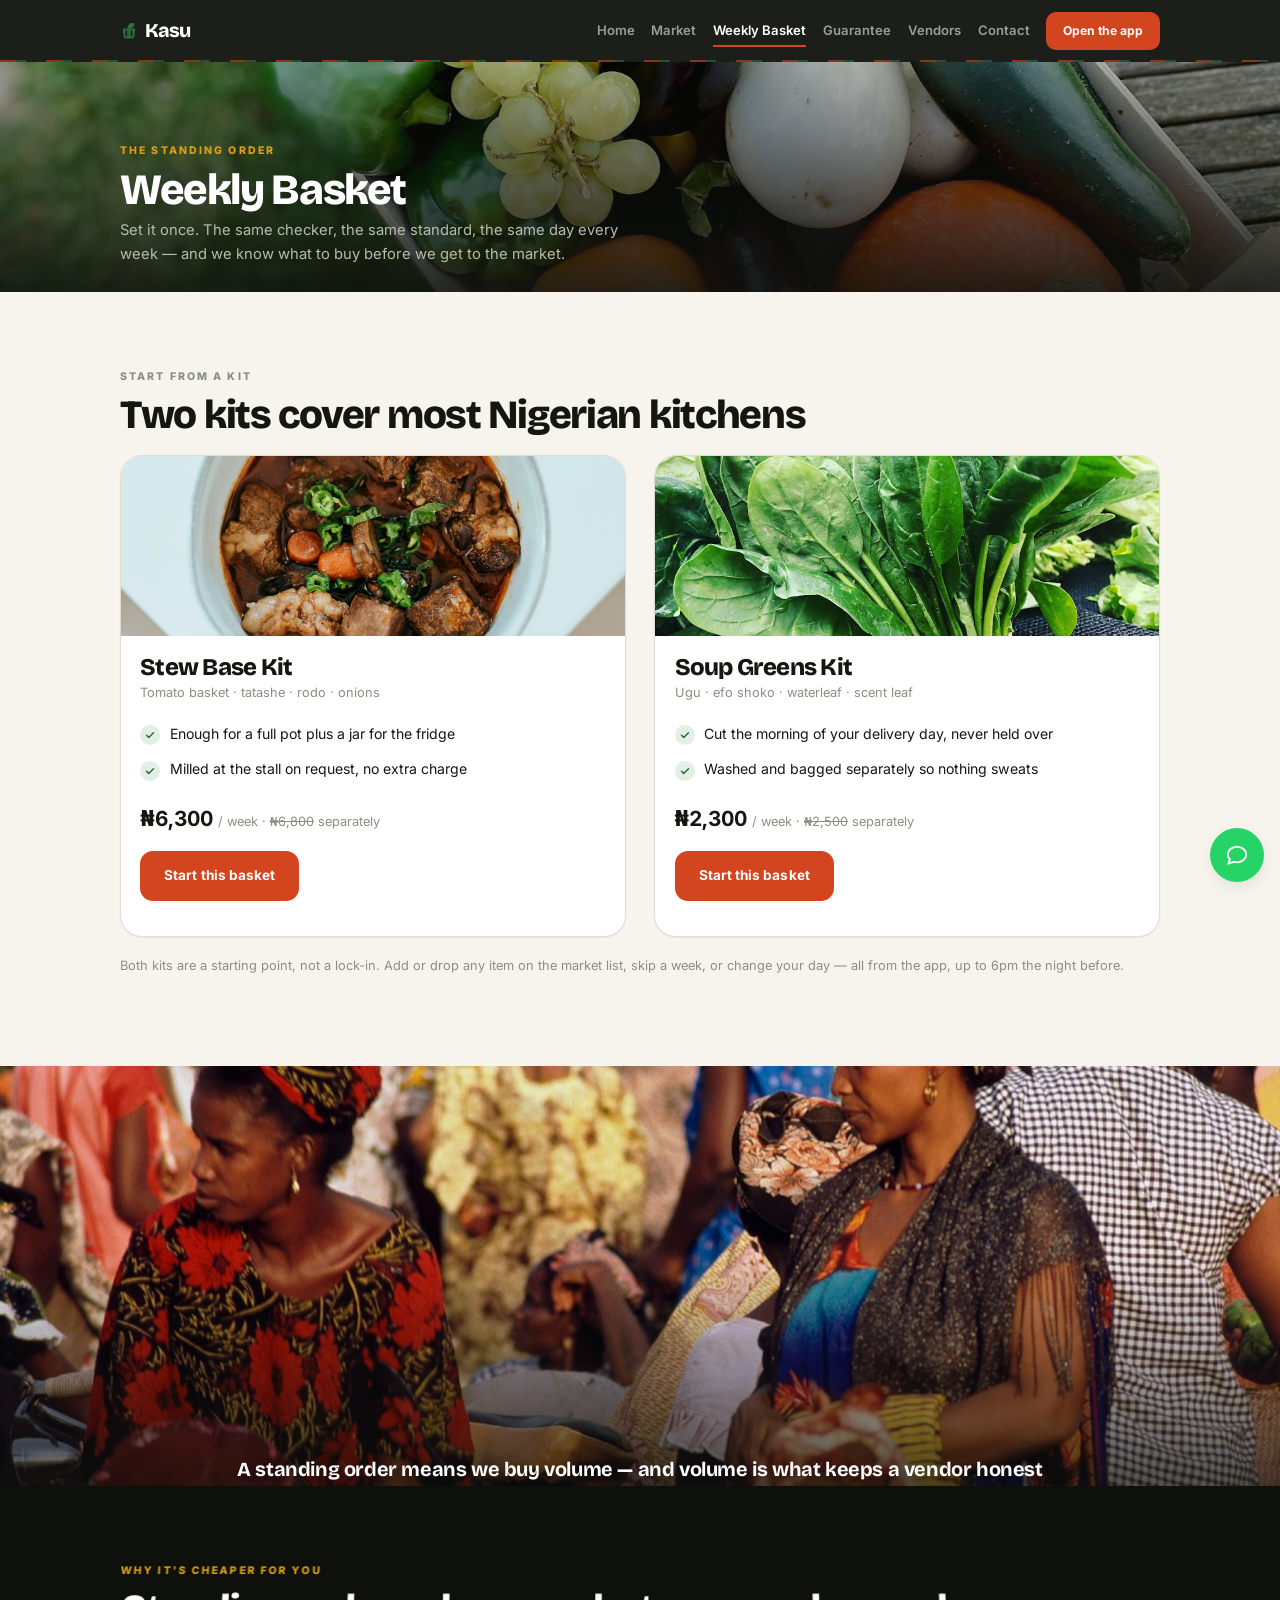
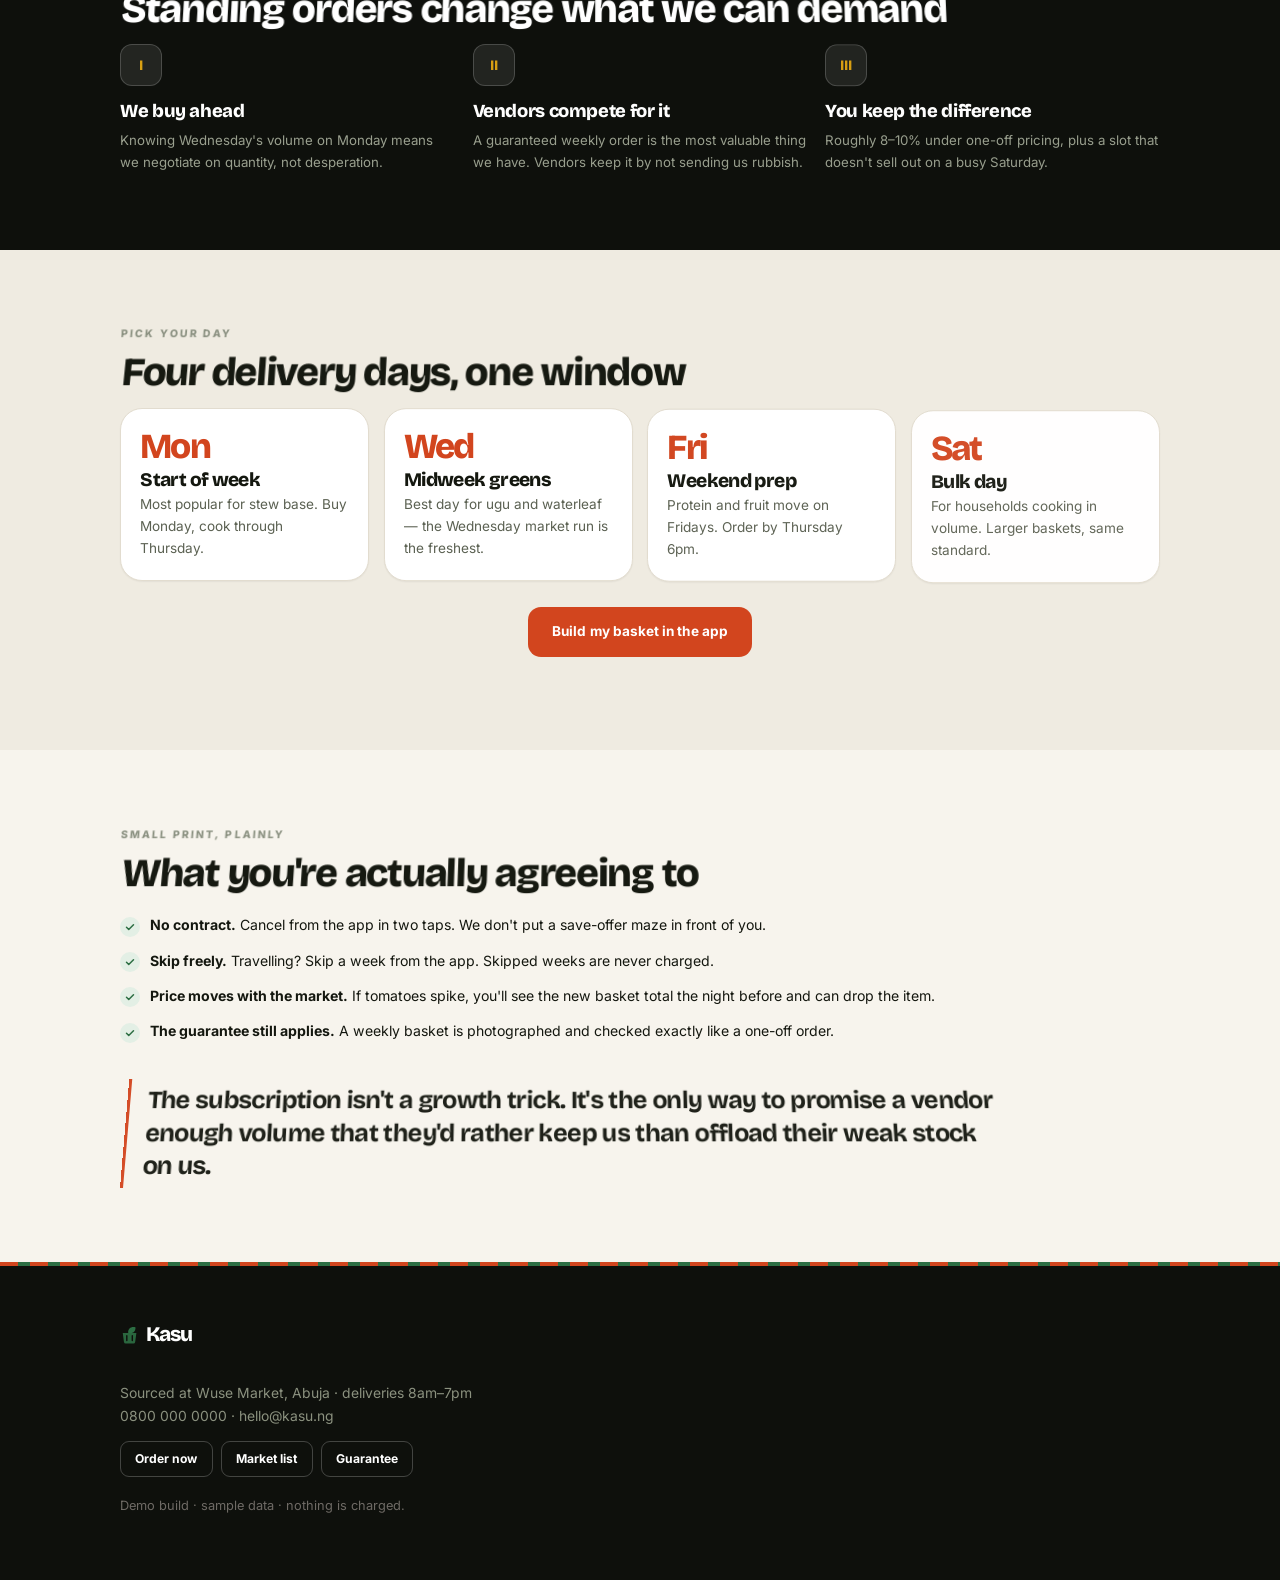
<file: website/weekly.html>
<!doctype html><html lang="en"><head><meta charset="utf-8"><meta name="viewport" content="width=device-width, initial-scale=1, viewport-fit=cover"><title>Weekly Basket · Kasu</title><link rel="preload" href="assets/fonts/bricolage-var.woff2" as="font" type="font/woff2" crossorigin>
<link rel="preload" href="assets/fonts/inter-var.woff2" as="font" type="font/woff2" crossorigin>
<link rel="stylesheet" href="assets/style.css"></head><body>
<nav class="nav"><div class="wrap"><a class="logo wm" href="index.html"><svg class="mark" viewBox="0 0 32 32" aria-hidden="true"><path d="M4.6 11.6h22.8l-2 15.2a3 3 0 0 1-3 2.6H9.6a3 3 0 0 1-3-2.6l-2-15.2Z" fill="currentColor" opacity=".92"/><path d="M26 2.4c0 6.2-3.6 9.6-8.9 9.6-1.4 0-2.6-.2-3.6-.6 0-6.2 3.6-9.6 8.9-9.6 1.4 0 2.6.2 3.6.6Z" fill="currentColor"/><path d="M11.4 16.4v7.8M20.6 16.4v7.8" stroke="#0E100C" stroke-width="2.4" stroke-linecap="round" fill="none"/></svg>Kasu</a><div class="navlinks"><a href="index.html" class="nl">Home</a><a href="market.html" class="nl">Market</a><a href="weekly.html" class="nl on">Weekly Basket</a><a href="guarantee.html" class="nl">Guarantee</a><a href="vendors.html" class="nl">Vendors</a><a href="contact.html" class="nl">Contact</a><a class="appbtn" href="app.html#/buy/market">Open the app</a></div></div></nav>

<header class="phead"><img src="assets/images/basketBox.jpg" alt="" loading="eager"><div class="sh"></div>
  <div class="ph-in"><div class="eyebrow">The standing order</div><h2>Weekly Basket</h2>
  <p>Set it once. The same checker, the same standard, the same day every week — and we know what to buy before we get to the market.</p></div>
</header>

<section class="pad"><div class="wrap">
  <div class="eyebrow">Start from a kit</div>
  <h2 class="sechead">Two kits cover most Nigerian kitchens</h2>

  <div class="cols2" style="margin-top:1.2rem">
    <div class="card-box" style="overflow:hidden">
      <div style="height:180px;overflow:hidden;line-height:0"><img src="assets/images/stew.jpg" alt="Stew base kit" style="width:100%;height:100%;object-fit:cover" loading="lazy"></div>
      <div style="padding:1.2rem">
        <h3 style="font-size:1.5rem">Stew Base Kit</h3>
        <p class="note" style="margin:.2rem 0 .8rem">Tomato basket · tatashe · rodo · onions</p>
        <div class="checkline"><span class="tick"><svg class="ico" viewBox="0 0 24 24" aria-hidden="true"><path d="m5 12.5 4.5 4.5L19 7.5"/></svg></span><span>Enough for a full pot plus a jar for the fridge</span></div>
        <div class="checkline"><span class="tick"><svg class="ico" viewBox="0 0 24 24" aria-hidden="true"><path d="m5 12.5 4.5 4.5L19 7.5"/></svg></span><span>Milled at the stall on request, no extra charge</span></div>
        <p style="margin-top:.9rem"><b class="num" style="font-size:1.3rem">₦6,300</b> <span class="note">/ week · <s>₦6,800</s> separately</span></p>
        <p style="margin-top:.8rem"><a class="btn" href="app.html#/buy/weekly">Start this basket</a></p>
      </div>
    </div>
    <div class="card-box" style="overflow:hidden">
      <div style="height:180px;overflow:hidden;line-height:0"><img src="assets/images/efo.jpg" alt="Soup greens kit" style="width:100%;height:100%;object-fit:cover" loading="lazy"></div>
      <div style="padding:1.2rem">
        <h3 style="font-size:1.5rem">Soup Greens Kit</h3>
        <p class="note" style="margin:.2rem 0 .8rem">Ugu · efo shoko · waterleaf · scent leaf</p>
        <div class="checkline"><span class="tick"><svg class="ico" viewBox="0 0 24 24" aria-hidden="true"><path d="m5 12.5 4.5 4.5L19 7.5"/></svg></span><span>Cut the morning of your delivery day, never held over</span></div>
        <div class="checkline"><span class="tick"><svg class="ico" viewBox="0 0 24 24" aria-hidden="true"><path d="m5 12.5 4.5 4.5L19 7.5"/></svg></span><span>Washed and bagged separately so nothing sweats</span></div>
        <p style="margin-top:.9rem"><b class="num" style="font-size:1.3rem">₦2,300</b> <span class="note">/ week · <s>₦2,500</s> separately</span></p>
        <p style="margin-top:.8rem"><a class="btn" href="app.html#/buy/weekly">Start this basket</a></p>
      </div>
    </div>
  </div>

  <p class="note" style="margin-top:1.2rem">Both kits are a starting point, not a lock-in. Add or drop any item on the market list, skip a week, or change your day — all from the app, up to 6pm the night before.</p>
</div></section>

<section class="showcase"><img src="assets/images/vendor.jpg" alt="Buying at the stall" loading="lazy"><span class="cap">A standing order means we buy volume — and volume is what keeps a vendor honest</span></section>

<section class="pad dark"><div class="wrap">
  <div class="eyebrow">Why it's cheaper for you</div><h2 class="sechead">Standing orders change what we can demand</h2>
  <div class="steps">
    <div class="step"><span class="n">I</span><b>We buy ahead</b><p>Knowing Wednesday's volume on Monday means we negotiate on quantity, not desperation.</p></div>
    <div class="step"><span class="n">II</span><b>Vendors compete for it</b><p>A guaranteed weekly order is the most valuable thing we have. Vendors keep it by not sending us rubbish.</p></div>
    <div class="step"><span class="n">III</span><b>You keep the difference</b><p>Roughly 8–10% under one-off pricing, plus a slot that doesn't sell out on a busy Saturday.</p></div>
  </div>
</div></section>

<section class="pad quiet"><div class="wrap">
  <div class="eyebrow">Pick your day</div>
  <h2 class="sechead">Four delivery days, one window</h2>
  <div class="pillars">
    <div class="pillar"><div class="n">Mon</div><h3>Start of week</h3><p>Most popular for stew base. Buy Monday, cook through Thursday.</p></div>
    <div class="pillar"><div class="n">Wed</div><h3>Midweek greens</h3><p>Best day for ugu and waterleaf — the Wednesday market run is the freshest.</p></div>
    <div class="pillar"><div class="n">Fri</div><h3>Weekend prep</h3><p>Protein and fruit move on Fridays. Order by Thursday 6pm.</p></div>
    <div class="pillar"><div class="n">Sat</div><h3>Bulk day</h3><p>For households cooking in volume. Larger baskets, same standard.</p></div>
  </div>
  <p style="margin-top:1.6rem" class="center"><a class="btn" href="app.html#/buy/weekly">Build my basket in the app</a></p>
</div></section>

<section class="pad"><div class="wrap">
  <div class="eyebrow">Small print, plainly</div>
  <h2 class="sechead">What you're actually agreeing to</h2>
  <div class="checkline"><span class="tick"><svg class="ico" viewBox="0 0 24 24" aria-hidden="true"><path d="m5 12.5 4.5 4.5L19 7.5"/></svg></span><span><b>No contract.</b> Cancel from the app in two taps. We don't put a save-offer maze in front of you.</span></div>
  <div class="checkline"><span class="tick"><svg class="ico" viewBox="0 0 24 24" aria-hidden="true"><path d="m5 12.5 4.5 4.5L19 7.5"/></svg></span><span><b>Skip freely.</b> Travelling? Skip a week from the app. Skipped weeks are never charged.</span></div>
  <div class="checkline"><span class="tick"><svg class="ico" viewBox="0 0 24 24" aria-hidden="true"><path d="m5 12.5 4.5 4.5L19 7.5"/></svg></span><span><b>Price moves with the market.</b> If tomatoes spike, you'll see the new basket total the night before and can drop the item.</span></div>
  <div class="checkline"><span class="tick"><svg class="ico" viewBox="0 0 24 24" aria-hidden="true"><path d="m5 12.5 4.5 4.5L19 7.5"/></svg></span><span><b>The guarantee still applies.</b> A weekly basket is photographed and checked exactly like a one-off order.</span></div>
  <p class="pull">The subscription isn't a growth trick. It's the only way to promise a vendor enough volume that they'd rather keep us than offload their weak stock on us.</p>
</div></section>

<footer class="site"><div class="wrap"><p class="logo wm"><svg class="mark" viewBox="0 0 32 32" aria-hidden="true"><path d="M4.6 11.6h22.8l-2 15.2a3 3 0 0 1-3 2.6H9.6a3 3 0 0 1-3-2.6l-2-15.2Z" fill="currentColor" opacity=".92"/><path d="M26 2.4c0 6.2-3.6 9.6-8.9 9.6-1.4 0-2.6-.2-3.6-.6 0-6.2 3.6-9.6 8.9-9.6 1.4 0 2.6.2 3.6.6Z" fill="currentColor"/><path d="M11.4 16.4v7.8M20.6 16.4v7.8" stroke="#0E100C" stroke-width="2.4" stroke-linecap="round" fill="none"/></svg>Kasu</p><p style="margin-top:1rem">Sourced at Wuse Market, Abuja · deliveries 8am–7pm<br>0800 000 0000 · hello@kasu.ng</p><div class="socialrow"><a href="app.html#/buy/market">Order now</a><a href="market.html">Market list</a><a href="guarantee.html">Guarantee</a></div><p class="note" style="margin-top:1.2rem;color:#6E6A65">Demo build · sample data · nothing is charged.</p></div></footer>

<a class="wa" href="https://wa.me/2348000000000" target="_blank" rel="noopener" aria-label="Chat with Kasu on WhatsApp"><svg class="ico" viewBox="0 0 24 24" aria-hidden="true"><path d="M20.5 11.6c0 4-3.8 7.2-8.5 7.2a9.9 9.9 0 0 1-2.7-.4L4 20l1.5-4a6.8 6.8 0 0 1-2-4.4c0-4 3.8-7.2 8.5-7.2s8.5 3.2 8.5 7.2Z"/></svg></a>
<script src="assets/vendor/gsap.min.js"></script>
<script src="assets/vendor/ScrollTrigger.min.js"></script>
<script src="assets/site.js"></script>
<script src="assets/gsap-scroll.js"></script></body></html>
</file>
<file: assets/app.css>
@import url("tokens.css");

/* ============================================================
   Kasua app — buyer · seller · admin
   Layout signatures that are ours, not borrowed:
     .ledger     timestamped inspection log
     .receipt    perforated proof receipt
     .mover      price movement row with delta
     .streak     freshness streak
   ============================================================ */

/* Text size is a user setting, not a fixed choice. Everything below is sized in
   rem, so moving the root size scales the whole interface — including tap
   targets, because paddings are rem too. Set from the Me screen. */
html{ font-size:16px; }
html[data-scale="lg"]{ font-size:19px; }
html[data-scale="xl"]{ font-size:21.5px; }

body{ margin:0; color:var(--ink); background:var(--deep);
  font-family:var(--f-body); font-size:1rem; line-height:1.55;
  -webkit-font-smoothing:antialiased; }
h1,h2,h3,h4{ font-family:var(--f-display); font-weight:800; letter-spacing:-.03em; line-height:1.05; margin:0; }
a{ color:inherit; text-decoration:none; }
img{ max-width:100%; display:block; }
button{ font:inherit; color:inherit; background:none; border:0; cursor:pointer; }
input,select,textarea{ width:100%; font:inherit; color:var(--ink); background:#fff;
  border:1px solid var(--line); border-radius:var(--r-sm); padding:.75rem .85rem; }

/* ---------- device shell ---------- */
/* vh first, dvh second: dvh is dropped wholesale by older engines, and without a
   fallback the height rule vanishes and the tab bar slides off the bottom. */
#root{ height:100vh; height:100dvh; display:flex; align-items:flex-start; justify-content:center; }
/* Fixed height, not min-height: the shell owns the viewport so .scroll does the
   scrolling and .nav stays pinned. min-height lets tall content push the nav off. */
.device{ width:100%; max-width:452px; height:100vh; height:100dvh; background:var(--bg);
  display:flex; flex-direction:column; position:relative; overflow:hidden; }
@media (min-width:920px){
  #root{ padding:22px 16px 76px; }
  .device{ height:min(900px, calc(100vh - 98px)); height:min(900px, calc(100dvh - 98px));
    border-radius:var(--r-xl); box-shadow:var(--sh-3), 0 0 0 1px oklch(1 0 0 / .07); }
}
.scroll{ flex:1; overflow-y:auto; overscroll-behavior:contain; padding-bottom:1.5rem; }
.scroll::-webkit-scrollbar{ width:0 }
.screen{ animation:sIn .26s cubic-bezier(.22,.61,.36,1) both; }
@keyframes sIn{ from{ opacity:0; transform:translateY(8px) } to{ opacity:1; transform:none } }

/* Deliberately no list-entrance stagger. This is a product surface: it
   opens into a task, and watching rows assemble themselves on every
   navigation is decoration, not state. Motion here is reserved for things
   that changed — see .bump, .fly and the tracking pulse. */

/* ---------- top bar ---------- */
.bar{ flex:none; background:var(--deep); color:var(--on-deep); padding:.8rem 1rem .7rem;
  position:relative; }
.bar:after{ content:""; position:absolute; left:0; right:0; bottom:0; height:2px;
  background:repeating-linear-gradient(90deg,var(--act) 0 14px,var(--ok) 14px 22px,transparent 22px 40px); opacity:.55; }
.bar .barrow{ display:flex; align-items:center; gap:.7rem; }
.wm{ font-size:1.05rem; color:#fff; }
.wm .mark{ color:var(--ok); }
.bar .loc{ display:flex; align-items:center; gap:.28rem; font-size:.7rem; color:var(--on-deep-2);
  font-weight:500; margin-top:.18rem; }
.bar .loc .ico{ width:13px; height:13px; }
.iconbtn{ position:relative; width:2.75rem; height:2.75rem; border-radius:11px; background:oklch(1 0 0 / .09);
  display:flex; align-items:center; justify-content:center; flex:none; transition:transform var(--t-fast),background var(--t-fast); }
.iconbtn:active{ transform:scale(.94); background:rgba(255,255,255,.16); }
.iconbtn .dot{ position:absolute; top:5px; right:5px; min-width:17px; height:17px; padding:0 4px;
  border-radius:9px; background:var(--act); color:#fff; font-size:.6rem; font-weight:800;
  display:flex; align-items:center; justify-content:center; border:2px solid var(--deep); }
.searchb{ margin-top:.6rem; display:flex; align-items:center; gap:.5rem; min-height:2.5rem;
  background:oklch(1 0 0 / .08); border-radius:11px; padding:.55rem .8rem;
  font-size:.82rem; color:var(--on-deep-2); }

/* the live cut-off countdown — urgency, honestly framed */
.cutoff{ display:flex; align-items:center; gap:.45rem; margin-top:.6rem; font-size:.7rem;
  font-weight:700; color:var(--gold); letter-spacing:.01em; }
.cutoff .ico{ width:14px; height:14px; }
.cutoff .t{ font-variant-numeric:tabular-nums; }

/* ---------- bottom nav ---------- */
.nav{ flex:none; display:flex; background:#fff; border-top:1px solid var(--line);
  padding:.35rem .25rem calc(.4rem + env(safe-area-inset-bottom,0px)); }
/* below the desktop breakpoint the device is full-bleed, so the floating demo bar
   would sit on top of the tab bar — reserve a lane for it instead. */
@media (max-width:919px){
  .nav{ padding-bottom:calc(3.6rem + env(safe-area-inset-bottom,0px)); }
}
.nav a{ flex:1; min-height:52px; display:flex; flex-direction:column; align-items:center;
  justify-content:center; gap:.1rem; font-size:.64rem; font-weight:700; letter-spacing:.01em;
  color:var(--ink-3); position:relative; transition:color var(--t-fast); text-align:center;
  line-height:1.15; }
.nav a .ico{ width:1.22rem; height:1.22rem; transition:transform var(--t-fast); }
.nav a.on{ color:var(--act); }
.nav a.on .ico{ transform:translateY(-1px); }
.nav a.on:before{ content:""; position:absolute; top:0; width:22px; height:2.5px;
  border-radius:0 0 3px 3px; background:var(--act); }
.nav a .dot{ position:absolute; top:3px; right:24%; min-width:16px; height:16px; padding:0 3px;
  border-radius:8px; background:var(--act); color:#fff; font-size:.58rem; font-weight:800;
  display:flex; align-items:center; justify-content:center; }

/* ---------- generic blocks ---------- */
.pad{ padding:0 1rem; }
.head{ display:flex; align-items:center; gap:.65rem; padding:.95rem 1rem .35rem; }
.back{ width:2.75rem; height:2.75rem; border-radius:11px; background:#fff; border:1px solid var(--line);
  display:flex; align-items:center; justify-content:center; flex:none; }
.head h2{ font-size:1.35rem; }
.sect{ display:flex; align-items:baseline; justify-content:space-between; gap:.6rem; padding:1.5rem 1rem .55rem; }
.sect h3{ font-size:1.18rem; }
.sect .m{ font-size:.78rem; color:var(--ink-3); font-weight:700; }
/* .eye is reserved for genuinely named artifacts (the inspection ledger,
   the dark panel kickers). A tracked uppercase eyebrow above every single
   section is template grammar, not voice — most labels use .lbl. */
.eye{ font-size:.7rem; font-weight:800; letter-spacing:.14em; text-transform:uppercase; color:var(--ink-3); }
.lbl{ font-size:.82rem; font-weight:700; color:var(--ink-2); margin-bottom:.4rem; }
.mut{ color:var(--ink-2); }
.tiny{ font-size:.82rem; }
.note{ font-size:.78rem; color:var(--ink-3); }

.card{ background:#fff; border:1px solid var(--line); border-radius:var(--r); box-shadow:var(--sh-1); }
.panel{ margin:.9rem 1rem 0; background:#fff; border:1px solid var(--line);
  border-radius:var(--r); box-shadow:var(--sh-1); padding:.9rem 1rem; }
.panel.dark{ background:var(--deep-2); border-color:var(--line-on-deep); color:var(--on-deep); }
.panel.dark h3{ color:#fff; }
.panel.leaf{ background:var(--ok-tint); border-color:oklch(0.885 0.040 158); }
.panel.rust{ background:var(--act-tint); border-color:oklch(0.885 0.035 34); }
.panel.gold{ background:var(--gold-tint); border-color:oklch(0.890 0.055 82); }
.panel.flat{ box-shadow:none; }

.pill{ display:inline-flex; align-items:center; gap:.28rem; font-size:.7rem; font-weight:800;
  letter-spacing:.04em; text-transform:uppercase; padding:.22rem .5rem; border-radius:6px; }
.pill .ico{ width:12px; height:12px; stroke-width:2.4; }
.pill.leaf{ background:var(--ok-tint); color:var(--ok-deep); }
.pill.act{ background:var(--act-tint); color:var(--act-press); }
.pill.rust{ background:var(--act-tint); color:var(--act-press); }
.pill.gold{ background:var(--gold-tint); color:var(--gold-ink); }
.pill.bad{ background:var(--bad-tint); color:var(--bad); }
.pill.grey{ background:var(--sunken); color:var(--ink-2); }

.btn{ display:flex; align-items:center; justify-content:center; gap:.45rem; width:100%;
  min-height:54px; background:var(--act); color:#fff; border-radius:13px;
  font-size:.92rem; font-weight:700; letter-spacing:.01em;
  transition:transform var(--t-fast), background var(--t-fast); }
.btn:active{ transform:scale(.98); background:var(--act-press); }
.btn.leaf{ background:var(--ok); } .btn.leaf:active{ background:var(--ok-deep); }
.btn.dark{ background:var(--deep); }
.btn[disabled]{ background:#C7C3B8; pointer-events:none; }
.btn.ghost{ background:transparent; color:var(--ink); border:1.5px solid var(--ink); }
.btnsm{ display:inline-flex; align-items:center; gap:.3rem; min-height:44px; padding:0 .9rem;
  border:1px solid var(--line); background:#fff; border-radius:10px;
  font-size:.82rem; font-weight:700; transition:transform var(--t-fast); }
.btnsm:active{ transform:scale(.96); }
.btnsm.on{ background:var(--ok); border-color:var(--ok); color:#fff; }
.sticky{ position:sticky; bottom:0; padding:.7rem 1rem calc(.8rem + env(safe-area-inset-bottom,0px));
  background:linear-gradient(180deg,rgba(247,244,237,0),var(--bg) 30%); }

.kv{ display:flex; justify-content:space-between; align-items:baseline; gap:.7rem;
  padding:.42rem 0; font-size:.88rem; border-bottom:1px solid var(--line); }
.kv:last-child{ border-bottom:0; }
.kv b{ font-weight:700; }
.tot{ border-top:1.5px solid var(--ink); border-bottom:0; margin-top:.35rem; padding-top:.6rem;
  font-size:1.05rem; font-weight:800; }

/* ============================================================
   PRICE BOARD — the movement screen
   ============================================================ */
.prow{ display:flex; align-items:center; gap:.75rem; padding:.7rem 1rem; background:#fff;
  border-bottom:1px solid var(--line); }
.prow img{ width:52px; height:52px; border-radius:12px; object-fit:cover; flex:none; }
.prow .bd{ flex:1; min-width:0; }
.prow .nm{ font-size:.92rem; font-weight:700; }
.prow .wy{ font-size:.76rem; color:var(--ink-3); margin-top:.06rem; }
.prow .rt{ text-align:right; flex:none; }
.prow .pr{ font-weight:750; font-size:1.1rem; }
.mv{ display:inline-flex; align-items:center; gap:.12rem; font-size:.8rem; font-weight:800;
  padding:.14rem .4rem; border-radius:6px; margin-top:.18rem; }
.mv .ico{ width:.85rem; height:.85rem; stroke-width:2.8; }
.mv.dn{ background:var(--ok-tint); color:var(--ok-deep); }
.mv.up{ background:var(--bad-tint); color:var(--bad); }
.mv.fl{ background:var(--sunken); color:var(--ink-2); }

/* ============================================================
   SHOPPING LIST — type it or send a photo
   ============================================================ */
.listbox{ margin:.75rem 1rem 0; }
.listbox textarea{ min-height:7.5rem; font-size:1rem; line-height:1.6; border-radius:var(--r);
  border-width:1.5px; resize:vertical; }
.listways{ display:grid; grid-template-columns:1fr 1fr; gap:.55rem; margin-top:.6rem; }
.way{ display:flex; flex-direction:column; align-items:center; justify-content:center; gap:.3rem;
  min-height:5rem; border:1.5px solid var(--line); border-radius:var(--r); background:#fff;
  font-size:.82rem; font-weight:700; transition:border-color var(--t-fast), background var(--t-fast); }
.way .ico{ width:1.5rem; height:1.5rem; color:var(--act); }
.way:active{ background:var(--act-tint); border-color:var(--act); }
.match{ display:flex; align-items:center; gap:.7rem; padding:.6rem 1rem; background:#fff;
  border-bottom:1px solid var(--line); }
.match img{ width:44px; height:44px; border-radius:10px; object-fit:cover; flex:none; }
.match .bd{ flex:1; min-width:0; }
.match .src{ font-size:.76rem; color:var(--ink-3); font-style:italic; }
.match.miss{ background:var(--bad-tint); }
.match.miss .bd{ color:var(--bad); font-weight:600; }
.thinking{ display:flex; align-items:center; gap:.6rem; padding:1.4rem 1rem; justify-content:center;
  font-size:.88rem; font-weight:600; color:var(--ink-2); }
.thinking i{ width:.55rem; height:.55rem; border-radius:50%; background:var(--act);
  animation:blink 1s ease-in-out infinite; }
.thinking i:nth-child(2){ animation-delay:.15s } .thinking i:nth-child(3){ animation-delay:.3s }
@keyframes blink{ 0%,100%{ opacity:.25 } 50%{ opacity:1 } }

/* ============================================================
   SCHEDULING + PACKAGES
   ============================================================ */
.dayrow{ display:grid; grid-template-columns:repeat(3,1fr); gap:.45rem; }
.daybtn{ min-height:3.1rem; border:1.5px solid var(--line); border-radius:12px; background:#fff;
  font-size:.85rem; font-weight:700; display:flex; align-items:center; justify-content:center;
  transition:all var(--t-fast); padding:.3rem; text-align:center; line-height:1.2; }
.daybtn.on{ background:var(--deep); border-color:var(--deep); color:#fff; }
.slot{ display:flex; align-items:center; gap:.7rem; min-height:3.6rem; padding:.6rem .8rem;
  border:1.5px solid var(--line); border-radius:12px; background:#fff; margin-bottom:.45rem;
  width:100%; text-align:left; transition:all var(--t-fast); }
.slot.on{ border-color:var(--act); background:var(--act-tint); }
.slot .rd{ width:1.2rem; height:1.2rem; border-radius:50%; border:2px solid #B4AFA2; flex:none; position:relative; }
.slot.on .rd{ border-color:var(--act); }
.slot.on .rd:after{ content:''; position:absolute; inset:3px; border-radius:50%; background:var(--act); }
.slot .nm{ font-size:.92rem; font-weight:700; }
.slot .tm{ font-size:.78rem; color:var(--ink-3); }
.slot .ico{ color:var(--ink-3); width:1.25rem; height:1.25rem; }

/* ============================================================
   LANGUAGE + TEXT SIZE
   ============================================================ */
.langrow{ display:grid; grid-template-columns:1fr 1fr; gap:.5rem; }
.langbtn{ display:flex; align-items:center; gap:.5rem; min-height:3.2rem; padding:.5rem .75rem;
  border:1.5px solid var(--line); border-radius:12px; background:#fff; font-size:.92rem;
  font-weight:700; transition:all var(--t-fast); }
.langbtn.on{ border-color:var(--ok); background:var(--ok-tint); color:var(--ok-deep); }
.langbtn .tick{ margin-left:auto; width:1.15rem; height:1.15rem; color:var(--ok); opacity:0; }
.langbtn.on .tick{ opacity:1; }
.sizerow{ display:grid; grid-template-columns:repeat(3,1fr); gap:.5rem; }
.sizebtn{ min-height:3.6rem; border:1.5px solid var(--line); border-radius:12px; background:#fff;
  font-weight:800; display:flex; flex-direction:column; align-items:center; justify-content:center;
  gap:.1rem; transition:all var(--t-fast); }
.sizebtn .a{ font-family:var(--f-display); line-height:1; }
.sizebtn:nth-child(1) .a{ font-size:1rem } .sizebtn:nth-child(2) .a{ font-size:1.35rem }
.sizebtn:nth-child(3) .a{ font-size:1.7rem }
.sizebtn .l{ font-size:.68rem; font-weight:700; color:var(--ink-3); }
.sizebtn.on{ border-color:var(--act); background:var(--act-tint); color:var(--act-press); }
.sizebtn.on .l{ color:var(--act-press); }

/* ============================================================
   SEALED GOODS — a glyph tile, never a photograph.
   Nobody inspects a sealed bag of salt, so it does not get the
   inspection stamp. Making that visible in the card is the whole
   point: photo = a person looked at it, tile = it came sealed.
   ============================================================ */
.pc .im.sealed{ display:flex; align-items:center; justify-content:center;
  background:var(--sunken); color:var(--ink-3); }
.pc .im.sealed .ico{ width:2.5rem; height:2.5rem; stroke-width:1.4; }
.pc.is-sealed .im{ border-bottom:1px solid var(--line); }
.sealb{ position:absolute; top:.4rem; left:.4rem; font-size:.62rem; font-weight:800;
  letter-spacing:.04em; text-transform:uppercase; color:var(--ink-3);
  background:var(--surface); border:1px solid var(--line);
  padding:.16rem .36rem; border-radius:5px; }
.th.sealed,.mth.sealed,.pth.sealed{ display:flex; align-items:center; justify-content:center;
  background:var(--sunken); color:var(--ink-3); }
.th.sealed .ico{ width:1.4rem; height:1.4rem; stroke-width:1.5; }

/* ============================================================
   WELCOME — the one screen that earns Committed colour.
   Everything else in the app is Restrained; this is the single
   surface where the brand green carries the whole thing.
   Two decisions, both pre-answered, so one tap gets you in.
   ============================================================ */
.welcome{ width:100%; max-width:452px; min-height:100vh; min-height:100dvh;
  background:var(--deep); color:var(--on-deep);
  display:flex; flex-direction:column; padding:0 1.25rem;
  overflow-y:auto; }
@media (min-width:920px){
  .welcome{ min-height:min(900px, calc(100dvh - 98px)); border-radius:var(--r-xl);
    box-shadow:var(--sh-3), 0 0 0 1px oklch(1 0 0 / .07); }
}
.welcome .top{ padding:2.6rem 0 1.4rem; }
.welcome .wm{ font-size:1.9rem; color:#fff; }
.welcome .wm .mark{ color:var(--gold-on-deep); }
.welcome h1{ font-size:1.85rem; line-height:1.08; color:#fff; margin:1.6rem 0 .5rem;
  letter-spacing:-.038em; text-wrap:balance; }
.welcome .sub{ font-size:.95rem; color:var(--on-deep-2); max-width:32ch; margin:0; }
.welcome .grp{ margin-top:1.5rem; }
.welcome .lbl{ font-size:.82rem; font-weight:700; color:#fff; margin-bottom:.55rem; }
.wlang{ display:grid; grid-template-columns:1fr 1fr; gap:.5rem; }
.wlang button{ display:flex; align-items:center; justify-content:space-between; gap:.4rem;
  min-height:3.4rem; padding:.5rem .85rem; border-radius:12px;
  border:1.5px solid oklch(1 0 0 / .18); background:oklch(1 0 0 / .05); color:#fff;
  font-size:1rem; font-weight:600; transition:background var(--t-fast), border-color var(--t-fast); }
.wlang button .ico{ opacity:0; color:var(--gold-on-deep); }
.wlang button[aria-pressed="true"]{ background:oklch(1 0 0 / .14); border-color:var(--gold-on-deep); }
.wlang button[aria-pressed="true"] .ico{ opacity:1; }
.wdist{ display:flex; flex-wrap:wrap; gap:.4rem; }
.wdist button{ min-height:2.9rem; padding:0 .95rem; border-radius:999px;
  border:1.5px solid oklch(1 0 0 / .18); background:transparent; color:var(--on-deep);
  font-size:.9rem; font-weight:600; transition:background var(--t-fast), border-color var(--t-fast); }
.wdist button[aria-pressed="true"]{ background:#fff; color:var(--deep); border-color:#fff; }
.welcome .foot{ margin-top:auto; padding:1.4rem 0 calc(1.6rem + env(safe-area-inset-bottom,0px)); }
.welcome .foot .btn{ background:var(--act); }
.welcome .foot .note{ text-align:center; color:var(--on-deep-2); margin-top:.6rem; }

/* ---------- minimum spend ---------- */
.minbar{ display:flex; align-items:center; gap:.7rem; margin:.75rem 1rem 0;
  padding:.75rem .9rem; border-radius:var(--r);
  background:var(--warn-tint); border:1px solid oklch(0.880 0.045 70); }
.minbar .ico{ color:var(--warn); flex:none; }
.minbar b{ display:block; font-size:.88rem; color:var(--ink); }
.minbar small{ font-size:.78rem; color:var(--ink-2); }
.progress{ height:.4rem; border-radius:999px; background:oklch(1 0 0 / .7); overflow:hidden; margin-top:.45rem; }
.progress i{ display:block; height:100%; background:var(--warn); border-radius:999px;
  transition:width var(--t-slow); }

/* a live order, surfaced wherever the buyer is */
.trackbar{ display:flex; align-items:center; gap:.65rem; margin:.75rem 1rem 0; padding:.7rem .85rem;
  background:var(--deep); color:#fff; border-radius:var(--r); }
.trackbar .ico{ color:var(--gold); flex:none; }
.trackbar .bd{ flex:1; min-width:0; }
.trackbar b{ font-size:.85rem; display:block; }
.trackbar small{ font-size:.76rem; color:var(--on-deep-2); }

/* ---------- streak + points (engagement) ---------- */
.streak{ display:flex; gap:.55rem; padding:.9rem 1rem 0; }
.spill{ flex:1; display:flex; align-items:center; gap:.5rem; background:#fff; border:1px solid var(--line);
  border-radius:12px; padding:.55rem .7rem; box-shadow:var(--sh-1); }
.spill .ic{ width:30px; height:30px; border-radius:9px; display:flex; align-items:center;
  justify-content:center; flex:none; }
.spill .ic.leaf{ background:var(--ok-tint); color:var(--ok); }
.spill .ic.gold{ background:var(--gold-tint); color:#9A7208; }
.spill .v{ font-weight:750; font-size:1.1rem; line-height:1.05; }
.spill .l{ font-size:.7rem; color:var(--ink-3); font-weight:700; letter-spacing:.04em; text-transform:uppercase; }
.pips{ display:flex; gap:3px; margin-top:.3rem; }
.pips i{ width:100%; height:4px; border-radius:2px; background:var(--sunken); }
.pips i.on{ background:var(--ok); }

/* ---------- price movers ---------- */
.movers{ display:flex; gap:.5rem; padding:.6rem 1rem .1rem; overflow-x:auto; scrollbar-width:none; }
.movers::-webkit-scrollbar{ display:none }
.mover{ flex:none; display:flex; align-items:center; gap:.5rem; background:#fff; border:1px solid var(--line);
  border-radius:11px; padding:.45rem .6rem; box-shadow:var(--sh-1); }
.mover img{ width:30px; height:30px; border-radius:8px; object-fit:cover; }
.mover .n{ font-size:.72rem; font-weight:700; white-space:nowrap; }
.mover .d{ display:flex; align-items:center; gap:.1rem; font-size:.66rem; font-weight:800; }
.mover .d .ico{ width:12px; height:12px; stroke-width:2.6; }
.mover .d.dn{ color:var(--ok); } .mover .d.up{ color:var(--bad); }

/* ---------- promo ---------- */
.promo{ position:relative; margin:1rem 1rem 0; border-radius:var(--r-lg); overflow:hidden;
  min-height:158px; display:flex; align-items:flex-end; color:#fff; }
.promo img{ position:absolute; inset:0; width:100%; height:100%; object-fit:cover; }
/* The scrim carries the contrast on its own rather than assuming the photo
   underneath is dark — fully opaque where the words actually sit. */
.promo .sh{ position:absolute; inset:0;
  background:linear-gradient(105deg, var(--deep) 0%, oklch(0.255 0.045 158 / .93) 44%,
    oklch(0.255 0.045 158 / .40) 84%); }
.promo .in{ position:relative; padding:.95rem 1rem 1rem; max-width:80%; }
/* .lbl defaults to dark ink; inside the promo it sits on the scrim. */
.promo .eye,.promo .lbl{ color:var(--gold-on-deep); margin-bottom:0; }
.promo h3{ font-size:1.28rem; margin:.25rem 0 .2rem; }
.promo p{ font-size:.73rem; color:#C8CCBE; margin:0 0 .65rem; }
.promo .go{ display:inline-flex; align-items:center; gap:.3rem; min-height:36px; padding:0 .8rem;
  background:#fff; color:var(--deep); border-radius:9px; font-size:.7rem; font-weight:800; }

/* ---------- chips ---------- */
.chips{ display:flex; gap:.4rem; padding:1rem 1rem .2rem; overflow-x:auto; scrollbar-width:none; }
.chips::-webkit-scrollbar{ display:none }
.chip{ flex:none; min-height:2.75rem; padding:0 .95rem; display:flex; align-items:center;
  border-radius:999px; background:#fff; border:1px solid var(--line);
  font-size:.82rem; font-weight:700; white-space:nowrap; transition:all var(--t-fast); }
.chip.on{ background:var(--deep); border-color:var(--deep); color:#fff; }

/* ---------- product grid ---------- */
.grid{ display:grid; grid-template-columns:1fr 1fr; gap:.85rem; padding:.5rem 1rem 0; }
.pc{ background:#fff; border:1px solid var(--line); border-radius:var(--r); overflow:hidden;
  box-shadow:var(--sh-1); transition:transform var(--t-fast), box-shadow var(--t); }
.pc:active{ transform:scale(.985); }
.pc .im{ position:relative; aspect-ratio:5/4; overflow:hidden; background:var(--sunken); }
.pc .im img{ width:100%; height:100%; object-fit:cover; transition:transform var(--t-slow); }
.pc:hover .im img{ transform:scale(1.05); }
/* the inspection stamp — gold, corner-set, rotated. Ours. */
.stampb{ position:absolute; top:6px; left:6px; display:flex; align-items:center; gap:.22rem;
  background:oklch(0.255 0.045 158 / .94); color:var(--gold-on-deep);
  font-size:.58rem; font-weight:800; letter-spacing:.03em; text-transform:uppercase;
  padding:.16rem .32rem; border-radius:4px; }
.stampb .ico{ width:9px; height:9px; stroke-width:3.2; }
.pc .bd{ padding:.6rem .7rem .65rem; }
.pc .nm{ font-size:.9rem; font-weight:700; line-height:1.25; }
.pc .un{ font-size:.78rem; color:var(--ink-3); margin-top:.08rem; min-height:1.6em; }
.pc .ft{ display:flex; align-items:center; justify-content:space-between; gap:.4rem; margin-top:.45rem; }
.pc .pr{ font-weight:750; font-size:1.1rem; }
/* The visual button stays 34px so it does not dominate a small card, but the
   hit area is pushed out to the 44px minimum with a pseudo-element. */
.add{ width:2rem; height:2rem; border-radius:9px; background:var(--deep); color:#fff;
  display:flex; align-items:center; justify-content:center; flex:none; position:relative;
  transition:transform var(--t-fast), background var(--t-fast); }
.add:after{ content:; position:absolute; top:50%; left:50%; width:44px; height:44px;
  transform:translate(-50%,-50%); }
.add:active{ transform:scale(.88); }
.add.in{ background:var(--ok); font-size:.8rem; font-weight:800; }
.add .ico{ width:17px; height:17px; stroke-width:2.4; }

/* ---------- list rows ---------- */
.row{ display:flex; align-items:center; gap:.7rem; padding:.6rem 1rem; background:#fff;
  border-bottom:1px solid var(--line); }
.row .th{ width:50px; height:50px; border-radius:11px; object-fit:cover; flex:none; background:var(--sunken); }
.row .bd{ flex:1; min-width:0; }
.row .nm{ font-size:.94rem; font-weight:700; }
.row .un{ font-size:.8rem; color:var(--ink-3); }
.qty{ display:flex; align-items:center; gap:.35rem; flex:none; }
.qb{ width:32px; height:32px; border-radius:9px; border:1px solid var(--line); background:#fff;
  display:flex; align-items:center; justify-content:center; transition:transform var(--t-fast); }
.qb:active{ transform:scale(.9); }
.qn{ font-size:.85rem; font-weight:800; min-width:18px; text-align:center; }
/* The switch reads at 46x28 but answers to a full 44px-tall touch area. */
.sw{ width:46px; height:28px; border-radius:14px; background:var(--line-strong); position:relative; flex:none;
  transition:background var(--t-fast); }
.sw:after{ content:; position:absolute; top:50%; left:50%; width:48px; height:44px;
  transform:translate(-50%,-50%); }
.sw.on{ background:var(--ok); }
.sw i{ position:absolute; top:3px; left:3px; width:22px; height:22px; border-radius:50%;
  background:#fff; box-shadow:var(--sh-1); transition:left var(--t-fast); }
.sw.on i{ left:21px; }

.opt{ display:flex; align-items:center; gap:.65rem; min-height:52px; padding:.6rem .75rem;
  border:1.5px solid var(--line); border-radius:12px; margin-bottom:.4rem; background:#fff;
  transition:border-color var(--t-fast), background var(--t-fast); }
.opt.sel{ border-color:var(--act); background:var(--act-tint); }
.opt .rd{ width:19px; height:19px; border-radius:50%; border:2px solid #B4AFA2; flex:none; position:relative; }
.opt.sel .rd{ border-color:var(--act); }
.opt.sel .rd:after{ content:""; position:absolute; inset:3px; border-radius:50%; background:var(--act); }
.opt .nm{ font-size:.92rem; font-weight:700; } .opt .un{ font-size:.79rem; color:var(--ink-3); }

/* ---------- THE LEDGER — our signature timeline ---------- */
.ledger{ margin:.75rem 1rem 0; background:#fff; border:1px solid var(--line);
  border-radius:var(--r); overflow:hidden; box-shadow:var(--sh-1); }
.ledger .lh{ display:flex; align-items:center; gap:.5rem; padding:.7rem .9rem;
  background:var(--deep); color:#fff; }
.ledger .lh .eye{ color:var(--gold); }
.lg{ display:flex; gap:.75rem; padding:.6rem .9rem; position:relative; }
.lg .tm{ flex:none; width:44px; font-size:.66rem; font-weight:800; color:var(--ink-3);
  font-variant-numeric:tabular-nums; padding-top:.15rem; }
.lg .rail{ flex:none; width:22px; display:flex; flex-direction:column; align-items:center; }
.lg .d{ width:11px; height:11px; border-radius:50%; background:var(--line); margin-top:.3rem; flex:none;
  display:flex; align-items:center; justify-content:center; }
.lg .d .ico{ width:7px; height:7px; stroke:#fff; stroke-width:4; }
.lg .ln{ width:2px; flex:1; background:var(--line); margin-top:2px; }
.lg:last-child .ln{ display:none; }
.lg.done .d{ background:var(--ok); }
.lg.now .d{ background:var(--act); animation:pulse 1.9s ease-in-out infinite; }
@keyframes pulse{ 0%,100%{ box-shadow:0 0 0 0 rgba(210,69,30,.5) } 55%{ box-shadow:0 0 0 8px rgba(210,69,30,0) } }
.lg .bd{ flex:1; min-width:0; padding-bottom:.25rem; }
.lg .t{ font-size:.82rem; font-weight:700; color:var(--ink-3); }
.lg.done .t,.lg.now .t{ color:var(--ink); }
.lg .s{ font-size:.7rem; color:var(--ink-3); margin-top:.05rem; }

/* ---------- THE RECEIPT — perforated proof card ---------- */
.receipt{ margin-top:.55rem; background:var(--bg); border:1px solid var(--line);
  border-radius:10px; overflow:hidden; position:relative; }
.receipt:before,.receipt:after{ content:""; position:absolute; left:0; right:0; height:6px;
  background:radial-gradient(circle at 5px 0, transparent 0 5px, var(--bg) 5px) 0 0/12px 6px repeat-x; }
.receipt:before{ top:-1px; transform:scaleY(-1); }
.receipt:after{ bottom:-1px; }
.receipt img{ width:100%; height:132px; object-fit:cover; }
.receipt .rb{ padding:.6rem .75rem .7rem; }
.receipt .rh{ display:flex; align-items:center; gap:.45rem; margin-bottom:.35rem; }
.receipt .rl{ display:flex; justify-content:space-between; gap:.6rem; font-size:.68rem;
  padding:.16rem 0; border-bottom:1px dashed var(--line); }
.receipt .rl:last-child{ border-bottom:0; }
.receipt .rl b{ font-variant-numeric:tabular-nums; }
.stamp{ display:flex; align-items:center; justify-content:center; flex:none;
  width:38px; height:38px; border-radius:50%; border:2px solid var(--gold); color:var(--gold);
  transform:rotate(-9deg); }
.stamp .ico{ width:18px; height:18px; stroke-width:2.6; }
.stamp.sm{ width:26px; height:26px; border-width:1.5px; }
.stamp.sm .ico{ width:13px; height:13px; }
.stamp.leaf{ border-color:var(--ok); color:var(--ok); }

/* ---------- rider ---------- */
.rider{ margin:.75rem 1rem 0; background:var(--deep-2); color:var(--on-deep); border-radius:var(--r);
  padding:.7rem .85rem; display:flex; align-items:center; gap:.7rem; }
.rider .av{ width:42px; height:42px; border-radius:50%; overflow:hidden; flex:none; }
.rider .av img{ width:100%; height:100%; object-fit:cover; }
.rider .nm{ font-size:.83rem; font-weight:700; color:#fff; }
.rider .sb{ font-size:.68rem; color:var(--on-deep-2); }
.rider .call{ margin-left:auto; width:40px; height:40px; border-radius:11px;
  background:var(--ok); display:flex; align-items:center; justify-content:center; flex:none; }

/* ---------- empty ---------- */
.empty{ text-align:center; padding:3rem 2rem; }
.empty .ic{ width:58px; height:58px; margin:0 auto .7rem; border-radius:18px; background:var(--sunken);
  color:var(--ink-3); display:flex; align-items:center; justify-content:center; }
.empty .ic .ico{ width:26px; height:26px; }
.empty h3{ font-size:1.3rem; margin-bottom:.25rem; }
.empty p{ font-size:.9rem; color:var(--ink-2); max-width:27ch; margin:0 auto 1.1rem; }

/* ---------- ops / seller ---------- */
.opsbar{ background:var(--deep-2); color:#fff; padding:.75rem 1rem; display:flex; align-items:center; gap:.6rem; }
.opsbar .r{ font-weight:700; font-size:.95rem; }
.opsbar .w{ font-size:.68rem; color:var(--on-deep-2); margin-left:auto; text-align:right; }
.kpis{ display:grid; grid-template-columns:1fr 1fr; gap:.55rem; padding:.8rem 1rem 0; }
.kpi{ background:#fff; border:1px solid var(--line); border-radius:12px; padding:.65rem .75rem;
  box-shadow:var(--sh-1); position:relative; overflow:hidden; }
.kpi .v{ font-weight:750; font-size:1.4rem; line-height:1.1; }
.kpi .l{ font-size:.7rem; font-weight:700; letter-spacing:.06em; text-transform:uppercase; color:var(--ink-3); }
/* The tile is classified by its label colour, not by a stuck-on side stripe. */
.kpi.act  .l{ color:var(--act-press) }
.kpi.leaf .l{ color:var(--ok-deep) }
.kpi.gold .l{ color:var(--gold-ink) }
.kpi.bad  .l{ color:var(--bad) }
.kpi .dl{ font-size:.74rem; font-weight:800; display:flex; align-items:center; gap:.15rem; margin-top:.12rem; }
.kpi .dl .ico{ width:11px; height:11px; stroke-width:2.6; }
.kpi .dl.good{ color:var(--ok) } .kpi .dl.bad{ color:var(--bad) }

/* sparkline bars — accessible: value labelled, not colour-only */
.spark{ display:flex; align-items:flex-end; gap:3px; height:34px; margin-top:.4rem; }
.spark i{ flex:1; background:var(--ok-tint); border-radius:2px 2px 0 0; min-height:3px; }
.spark i.hi{ background:var(--ok); }
.spark i.warn{ background:var(--gold); } .spark i.bad{ background:var(--bad); }

.bar2{ height:6px; border-radius:3px; background:var(--sunken); overflow:hidden; margin-top:.3rem; }
.bar2 i{ display:block; height:100%; background:var(--ok); border-radius:3px;
  transition:width var(--t-slow); }
.bar2 i.warn{ background:var(--gold) } .bar2 i.bad{ background:var(--bad) }

.pick{ display:flex; align-items:center; gap:.7rem; padding:.6rem 1rem; background:#fff;
  border-bottom:1px solid var(--line); transition:background var(--t-fast); }
.pick .th{ width:44px; height:44px; border-radius:10px; object-fit:cover; flex:none; }
.pick .bd{ flex:1; min-width:0 }
.pick .nm{ font-size:.82rem; font-weight:700 }
.pick .un{ font-size:.67rem; color:var(--ink-3) }
.pick.ok{ background:var(--ok-tint) } .pick.rej{ background:var(--bad-tint) }
.cnt{ display:flex; gap:.3rem; flex:none }
.cnt button{ width:36px; height:36px; border-radius:9px; border:1.5px solid var(--line); background:#fff;
  display:flex; align-items:center; justify-content:center; transition:transform var(--t-fast) }
.cnt button:active{ transform:scale(.9) }
.cnt button.g{ border-color:var(--ok); color:var(--ok) }
.cnt button.r{ border-color:var(--bad); color:var(--bad) }

.tbl{ width:100%; border-collapse:collapse; font-size:.75rem; }
.tbl th{ text-align:left; font-size:.58rem; letter-spacing:.1em; text-transform:uppercase;
  color:var(--ink-3); padding:.35rem 0; border-bottom:1px solid var(--line); font-weight:800; }
.tbl td{ padding:.5rem 0; border-bottom:1px solid var(--line); vertical-align:top; }
.tbl td:last-child,.tbl th:last-child{ text-align:right; }

/* ---------- demo bar ---------- */
.demobar{ position:fixed; left:50%; transform:translateX(-50%); bottom:12px; z-index:80;
  display:flex; align-items:center; gap:.2rem; background:rgba(14,16,12,.95);
  border:1px solid rgba(255,255,255,.16); border-radius:999px; padding:.28rem .3rem;
  backdrop-filter:blur(10px); box-shadow:var(--sh-3); }
.demobar .lab{ font-size:.55rem; font-weight:800; letter-spacing:.14em; text-transform:uppercase;
  color:var(--on-deep-2); padding:0 .5rem 0 .65rem; }
.demobar a,.demobar button{ display:flex; align-items:center; gap:.28rem; font-size:.66rem;
  font-weight:700; color:var(--on-deep); padding:.4rem .7rem; border-radius:999px;
  transition:background var(--t-fast); }
.demobar a .ico{ width:14px; height:14px; }
.demobar a.on{ background:var(--act); color:#fff; }
.demobar button:active{ background:rgba(255,255,255,.14); }
@media (max-width:560px){ .demobar .lab{ display:none } .demobar a{ padding:.4rem .55rem } }

/* ---------- toast + fly-to-basket ---------- */
.toast{ position:fixed; left:50%; transform:translateX(-50%); bottom:74px; z-index:90;
  display:flex; align-items:center; gap:.4rem; background:var(--deep); color:#fff;
  border-radius:999px; padding:.55rem 1rem; font-size:.74rem; font-weight:700;
  box-shadow:var(--sh-3); animation:tIn .22s cubic-bezier(.22,.61,.36,1) both; }
.toast .ico{ width:15px; height:15px; color:var(--ok); stroke-width:2.6; }
@keyframes tIn{ from{ opacity:0; transform:translate(-50%,12px) } to{ opacity:1; transform:translate(-50%,0) } }
.fly{ position:fixed; z-index:95; width:14px; height:14px; border-radius:50%;
  background:var(--act); pointer-events:none; }

/* count-up emphasis when a number changes */
.bump{ animation:bump .32s cubic-bezier(.22,.61,.36,1); }
@keyframes bump{ 0%{ transform:scale(1) } 45%{ transform:scale(1.22) } 100%{ transform:scale(1) } }


/* --ink-3 clears 4.5:1 on white and on --bg, but not on the tinted panels,
   which sit a little darker. Secondary text steps up one level there rather
   than being left just under the line. */
.panel.leaf .note, .panel.gold .note, .panel.rust .note,
.panel.leaf .tiny, .panel.gold .tiny, .panel.rust .tiny,
.minbar small, .slot .tm{ color:var(--ink-2); }

/* thumbnail variants share one shape so mixed photo/glyph lists stay even */
.mth,.pth,.mvth{ border-radius:11px; object-fit:cover; flex:none; background:var(--sunken); }
.mth{ width:2.75rem; height:2.75rem; }
.pth{ width:3.2rem; height:3.2rem; }
.mvth{ width:1.9rem; height:1.9rem; border-radius:8px; }
.mth.sealed .ico,.pth.sealed .ico{ width:1.4rem; height:1.4rem; stroke-width:1.5; }

/* inline text buttons still need a 44px lane to be tappable */
.linkbtn{ display:inline-flex; align-items:center; justify-content:center; min-height:2.75rem;
  padding:0 .6rem; text-decoration:underline; font-weight:600; color:var(--ink-2); }

/* ============================================================
   MARKET HEADER — collapsed.
   Two stat cards and a full-width reorder panel used to push the
   first product 650px down an 844px screen. Same information, one
   slim strip and one row: the shelf now starts near the top.
   ============================================================ */
.statstrip{ display:flex; align-items:center; gap:.7rem; margin:.7rem 1rem 0;
  padding:.5rem .8rem; background:var(--surface); border:1px solid var(--line);
  border-radius:var(--r); box-shadow:var(--sh-1); font-size:.82rem; color:var(--ink-2); }
.statstrip .s{ display:inline-flex; align-items:center; gap:.35rem; white-space:nowrap; }
.statstrip .s .ic{ display:inline-flex; }
.statstrip .ico{ width:1rem; height:1rem; }
.statstrip .leaf{ color:var(--ok); } .statstrip .gold{ color:var(--gold-ink); }
.statstrip b{ color:var(--ink); font-weight:750; }
.statstrip .div{ width:1px; height:1.1rem; background:var(--line); }
.statstrip .more{ margin-left:auto; display:flex; align-items:center; justify-content:center;
  width:1.6rem; height:1.6rem; color:var(--ink-3); flex:none; }

.usual{ display:flex; align-items:center; gap:.7rem; width:calc(100% - 2rem);
  margin:.6rem 1rem 0; padding:.6rem .8rem; text-align:left;
  background:var(--ok-tint); border:1px solid oklch(0.885 0.040 158);
  border-radius:var(--r); transition:transform var(--t-fast); }
.usual:active{ transform:scale(.99); }
.usual .ic{ display:flex; align-items:center; justify-content:center; flex:none;
  width:2rem; height:2rem; border-radius:50%; background:var(--surface); color:var(--ok); }
.usual .ic .ico{ width:1.05rem; height:1.05rem; }
.usual .tx{ flex:1; min-width:0; }
.usual .tx b{ display:block; font-size:.86rem; color:var(--ink); }
.usual .tx small{ display:block; font-size:.76rem; color:var(--ink-2);
  white-space:nowrap; overflow:hidden; text-overflow:ellipsis; }
.usual .cta{ flex:none; font-size:.78rem; font-weight:700; color:var(--ok-deep);
  border:1px solid var(--ok); border-radius:999px; padding:.3rem .7rem; }

/* the promo now sits below the shelf, so give it separation from the grid */
.promo{ margin-top:1.4rem !important; }
</file>
<file: website/assets/style.css>
@import url("tokens.css");

/* ============================================================
   Kasu — marketing site.
   Signatures that belong to Kasu (not borrowed from anywhere):
     .split      asymmetric hero, text left / photo right
     .board      market price board with weekly deltas
     .ledger     timestamped inspection log
     .receipt    perforated proof receipt
     .bento      uneven guarantee grid
   ============================================================ */

html{ scroll-behavior:smooth; }
body{ margin:0; color:var(--ink); background:var(--ivory);
  font-family:var(--f-body); font-size:16px; line-height:1.6;
  -webkit-font-smoothing:antialiased; }
h1,h2,h3,h4{ font-family:var(--f-display); font-weight:800; letter-spacing:-.032em;
  line-height:1.05; margin:0; text-wrap:balance; }
a{ color:inherit; } img{ max-width:100%; display:block; }
button{ font:inherit; color:inherit; background:none; border:0; cursor:pointer; }
input,select,textarea{ width:100%; font:inherit; color:var(--ink); background:#fff;
  border:1px solid var(--line); border-radius:var(--r-sm); padding:.8rem .9rem; }
label{ display:block; font-size:.68rem; font-weight:800; letter-spacing:.12em;
  text-transform:uppercase; color:var(--ink-3); margin:.9rem 0 .35rem; }

.wrap{ max-width:1080px; margin:0 auto; padding:0 1.25rem; }
.eyebrow{ font-size:.66rem; font-weight:800; letter-spacing:.2em; text-transform:uppercase;
  color:var(--ink-3); margin-bottom:.5rem; }
.sechead{ font-size:clamp(1.7rem,3.6vw,2.5rem); margin-bottom:.9rem; }
.lead{ color:var(--ink-2); max-width:62ch; font-size:1.02rem; }
.note{ font-size:.8rem; color:var(--ink-3); }
.center{ text-align:center; }
section.pad{ padding:clamp(2.6rem,6vw,5rem) 0; }
section.pad.quiet{ background:var(--ivory-2); }
section.pad.dark{ background:var(--void); color:var(--on-dark); }
section.pad.dark .eyebrow{ color:var(--gold); }
section.pad.dark .sechead,section.pad.dark h3,section.pad.dark b{ color:#fff; }
section.pad.dark p,section.pad.dark .lead{ color:var(--on-dark-2); }

/* ---------- buttons ---------- */
.btn{ display:inline-flex; align-items:center; justify-content:center; gap:.45rem;
  min-height:50px; padding:0 1.5rem; border-radius:13px;
  background:var(--rust); color:#fff; text-decoration:none;
  font-size:.85rem; font-weight:700; letter-spacing:.005em;
  transition:transform var(--t-fast), background var(--t-fast); }
.btn:active{ transform:scale(.98); background:var(--rust-dk); }
.btn.dark{ background:var(--void); }
.btn.leaf{ background:var(--leaf); }
.btn.ghost{ background:transparent; border:1.5px solid currentColor; color:var(--ink); }
.btn.onblk{ background:#fff; color:var(--void); }
.btn.onblk.ghost{ background:transparent; border-color:rgba(255,255,255,.4); color:#fff; }
.btn .ico{ width:17px; height:17px; }

.chip{ display:inline-flex; align-items:center; gap:.25rem; font-size:.63rem; font-weight:800;
  letter-spacing:.05em; text-transform:uppercase; padding:.24rem .55rem; border-radius:6px; }
.chip .ico{ width:12px; height:12px; stroke-width:2.6; }
.chip.a{ background:var(--rust-tint); color:var(--rust-dk); }
.chip.v{ background:var(--leaf-tint); color:var(--leaf-dk); }
.chip.g{ background:var(--gold-tint); color:#8A6608; }
.chip.grey{ background:var(--ivory-2); color:var(--ink-2); }

.card-box{ background:#fff; border:1px solid var(--line); border-radius:var(--r-lg);
  box-shadow:var(--sh-1); }

/* ---------- nav ---------- */
.nav{ position:sticky; top:0; z-index:40; background:rgba(14,16,12,.94);
  backdrop-filter:blur(10px); color:var(--on-dark); }
.nav:after{ content:""; position:absolute; left:0; right:0; bottom:0; height:2px;
  background:repeating-linear-gradient(90deg,var(--rust) 0 16px,var(--leaf) 16px 26px,transparent 26px 46px); opacity:.6; }
.nav .wrap{ display:flex; align-items:center; gap:1.1rem; min-height:62px; }
.nav .logo{ font-size:1.22rem; color:#fff; text-decoration:none; margin-right:auto; }
.nav .logo .mark{ color:var(--leaf); }
.navlinks{ display:flex; gap:1.05rem; align-items:center; overflow-x:auto; scrollbar-width:none; }
.navlinks::-webkit-scrollbar{ display:none; }
.nav a.nl{ text-decoration:none; font-size:.82rem; font-weight:600; color:#9AA08F;
  white-space:nowrap; padding:.25rem 0; border-bottom:2px solid transparent;
  transition:color var(--t-fast); }
.nav a.nl:hover{ color:#fff; }
.nav a.nl.on{ color:#fff; border-bottom-color:var(--rust); }
.nav .appbtn{ background:var(--rust); color:#fff; padding:.55rem 1.05rem; border-radius:10px;
  font-weight:700; font-size:.76rem; text-decoration:none; white-space:nowrap;
  transition:transform var(--t-fast); }
.nav .appbtn:active{ transform:scale(.97); }

/* ---------- SPLIT HERO — text left, photo right ---------- */
.split{ background:var(--void); color:var(--on-dark); position:relative; overflow:hidden; }
.split .wrap{ display:grid; grid-template-columns:1.02fr .98fr; gap:clamp(1.5rem,4vw,3.4rem);
  align-items:center; padding-top:clamp(2.4rem,5vw,4rem); padding-bottom:clamp(2.4rem,5vw,4rem); }
.split .copy h1{ font-size:clamp(2.4rem,5.6vw,4.1rem); color:#fff; letter-spacing:-.042em; }
.split .copy h1 em{ font-style:normal; color:var(--rust); }
.split .copy .lede{ color:#B7BCAC; font-size:clamp(.98rem,1.5vw,1.1rem); max-width:44ch; margin:1.1rem 0 0; }
.split .badge{ display:inline-flex; align-items:center; gap:.45rem; border:1px solid rgba(255,255,255,.2);
  border-radius:999px; padding:.4rem .85rem; font-size:.72rem; font-weight:700; color:#DCE0D2;
  margin-bottom:1.1rem; }
.split .badge .dot{ width:7px; height:7px; border-radius:50%; background:#7FBF8C;
  box-shadow:0 0 9px #7FBF8C; }
.split .ctas{ display:flex; gap:.6rem; flex-wrap:wrap; margin-top:1.6rem; }
.split .facts{ display:flex; gap:1.6rem; margin-top:1.9rem; padding-top:1.3rem;
  border-top:1px solid rgba(255,255,255,.13); }
.split .facts b{ display:block; font-family:var(--f-display); font-weight:800;
  font-size:1.5rem; letter-spacing:-.03em; color:#fff; }
.split .facts span{ font-size:.68rem; font-weight:700; letter-spacing:.08em;
  text-transform:uppercase; color:#8B917F; }

/* the photo side, with the stamp overlapping the corner */
.shotwrap{ position:relative; }
.shotwrap .ph{ border-radius:var(--r-xl); overflow:hidden; aspect-ratio:4/4.4;
  box-shadow:var(--sh-3); }
.shotwrap .ph img{ width:100%; height:100%; object-fit:cover;
  animation:kb 30s ease-in-out infinite alternate; }
@keyframes kb{ from{ transform:scale(1.1) } to{ transform:scale(1) } }
.shotwrap .tagcard{ position:absolute; left:-14px; bottom:26px; background:#fff; color:var(--ink);
  border-radius:14px; padding:.7rem .85rem; box-shadow:var(--sh-3); display:flex;
  align-items:center; gap:.6rem; max-width:82%; }
.shotwrap .tagcard b{ font-size:.78rem; display:block; line-height:1.3; }
.shotwrap .tagcard .note{ font-size:.68rem; }
@media (max-width:880px){
  .split .wrap{ grid-template-columns:1fr; }
  .shotwrap{ order:-1; }
  .shotwrap .ph{ aspect-ratio:16/10; }
  .shotwrap .tagcard{ left:12px; bottom:12px; }
  .split .facts{ gap:1.1rem; }
}

/* ---------- ticker ---------- */
.ticker{ overflow:hidden; background:var(--soil); border-block:1px solid var(--line-dk); padding:.55rem 0; }
.ticker .tk{ display:inline-block; white-space:nowrap; animation:tick 52s linear infinite;
  font-size:.68rem; font-weight:700; letter-spacing:.22em; text-transform:uppercase; color:#8B917F; }
.ticker .tk span{ margin:0 1.3rem; }
.ticker .tk span.hot{ color:var(--gold); }
@keyframes tick{ from{transform:translateX(0)} to{transform:translateX(-50%)} }
.rail{ height:3px; background:repeating-linear-gradient(90deg,var(--rust) 0 22px,var(--leaf) 22px 34px); }

/* ---------- band + showcase ---------- */
.band{ line-height:0; height:clamp(110px,17vw,190px); overflow:hidden; background:var(--void); }
.band img{ width:100%; height:100%; object-fit:cover; will-change:transform; }
.showcase{ position:relative; height:clamp(230px,34vw,420px); overflow:hidden; line-height:0;
  background:var(--void); }
.showcase img{ width:100%; height:100%; object-fit:cover; object-position:50% 46%; will-change:transform; }
.showcase:after{ content:""; position:absolute; inset:0;
  background:linear-gradient(180deg,rgba(14,16,12,.05) 45%,rgba(14,16,12,.72)); }
.showcase .cap{ position:absolute; left:0; right:0; bottom:1.1rem; z-index:2; text-align:center;
  color:#fff; font-family:var(--f-display); font-weight:700; font-size:clamp(.95rem,2vw,1.25rem);
  letter-spacing:-.02em; padding:0 1.25rem; text-shadow:0 2px 14px rgba(0,0,0,.6); }

/* ---------- lineup: produce rail ---------- */
.lineup{ background:var(--void); color:var(--on-dark); padding:clamp(2.4rem,5vw,3.8rem) 0 1.9rem;
  overflow:hidden; }
.lineup .lhead{ display:flex; align-items:flex-end; justify-content:space-between; gap:1.2rem; flex-wrap:wrap; }
.lineup .eyebrow{ color:#8B917F; }
.lineup h2.big{ font-size:clamp(2.1rem,5.4vw,3.7rem); color:#fff; letter-spacing:-.042em; }
.lineup h2.big .hot{ color:var(--rust); }
.lineup .lsub{ color:#9AA08F; max-width:36ch; font-size:.94rem; margin:0; }
.cups{ display:flex; gap:1rem; overflow-x:auto; scroll-snap-type:x mandatory;
  padding:1.8rem .2rem 1rem; margin:0 -1.25rem; scroll-padding-left:1.25rem; scrollbar-width:none; }
.cups::-webkit-scrollbar{ display:none; }
.cups:before,.cups:after{ content:""; flex:0 0 calc(1.25rem - .2rem); }
.cup{ position:relative; flex:0 0 250px; scroll-snap-align:start; background:var(--soil);
  border:1px solid var(--line-dk); border-radius:var(--r-lg); overflow:hidden;
  transition:transform var(--t), border-color var(--t); }
.cup:hover{ transform:translateY(-6px); border-color:rgba(255,255,255,.26); }
.cup .ph{ position:relative; aspect-ratio:1/1; overflow:hidden; }
.cup .ph img{ width:100%; height:100%; object-fit:cover; transition:transform var(--t-slow); }
.cup:hover .ph img{ transform:scale(1.06); }
.cup .ph:after{ content:""; position:absolute; inset:0;
  background:linear-gradient(180deg,rgba(14,16,12,0) 48%,rgba(14,16,12,.9)); }
/* gold inspection stamp, corner-set — the Kasu tell */
.cup .stampb{ position:absolute; top:10px; left:10px; z-index:2; display:inline-flex; align-items:center;
  gap:.22rem; background:rgba(14,16,12,.8); color:var(--gold); backdrop-filter:blur(4px);
  font-size:.56rem; font-weight:800; letter-spacing:.07em; text-transform:uppercase;
  padding:.24rem .42rem; border-radius:5px; }
.cup .stampb .ico{ width:11px; height:11px; stroke-width:3; }
.cup .no{ position:absolute; top:8px; right:12px; z-index:2; font-family:var(--f-display);
  font-weight:800; font-size:2.1rem; color:rgba(255,255,255,.24); letter-spacing:-.04em; }
.cup .in{ padding:.6rem 1rem 1.15rem; margin-top:-2.4rem; position:relative; z-index:2; }
.cup .in h3{ font-size:1.28rem; color:#fff; letter-spacing:-.03em; }
.cup .in p{ font-size:.8rem; line-height:1.4; color:#9AA08F; margin:.3rem 0 .6rem; min-height:2.8em; }
.cup .in .price{ font-family:var(--f-display); font-weight:800; font-size:1.25rem; color:#fff; letter-spacing:-.03em; }
.swipehint{ font-size:.68rem; color:#7C8271; letter-spacing:.16em; text-transform:uppercase; font-weight:800; }

/* ---------- THE BOARD — market prices with weekly deltas ---------- */
.boardsec{ background:var(--ivory-2); }
.boardsec .eyebrow,.boardsec .boardhead{ text-align:center; }
.board{ max-width:940px; margin:1.8rem auto 0; background:var(--void); border-radius:var(--r-lg);
  overflow:hidden; box-shadow:var(--sh-3); }
.board .bh{ display:flex; align-items:center; gap:.6rem; padding:.85rem 1.2rem;
  border-bottom:1px solid var(--line-dk); color:var(--gold); }
.board .bh .eyebrow{ color:var(--gold); margin:0; text-align:left; }
.board .bh .when{ margin-left:auto; font-size:.7rem; color:#8B917F; font-weight:600; }
.board .cols{ display:grid; grid-template-columns:repeat(3,1fr); }
.board .col{ padding:1.1rem 1.2rem 1.3rem; border-right:1px solid var(--line-dk); }
.board .col:last-child{ border-right:0; }
.board h3{ font-size:.66rem; letter-spacing:.2em; text-transform:uppercase; color:#8B917F;
  font-family:var(--f-body); font-weight:800; padding-bottom:.5rem; margin-bottom:.5rem;
  border-bottom:1px solid var(--line-dk); }
.board .bi{ display:flex; align-items:baseline; gap:.5rem; padding:.4rem 0; }
.board .bi span{ color:#E6E9DE; font-size:.88rem; flex:1; min-width:0; }
.board .bi b{ color:#fff; font-weight:700; font-variant-numeric:tabular-nums; white-space:nowrap; }
.board .dl{ display:inline-flex; align-items:center; gap:.05rem; font-size:.68rem; font-weight:800;
  min-width:44px; justify-content:flex-end; font-variant-numeric:tabular-nums; }
.board .dl .ico{ width:11px; height:11px; stroke-width:2.8; }
.board .dl.dn{ color:#7FBF8C; } .board .dl.up{ color:#E08A72; } .board .dl.fl{ color:#6E7466; }
@media (max-width:760px){
  .board .cols{ grid-template-columns:1fr; }
  .board .col{ border-right:0; border-bottom:1px solid var(--line-dk); padding:.9rem 1rem 1rem; }
  .board .col:last-child{ border-bottom:0; }
}

/* ---------- BENTO — the guarantee, uneven on purpose ---------- */
.bento{ display:grid; grid-template-columns:repeat(4,1fr); gap:.85rem; }
.bento > *{ background:#fff; border:1px solid var(--line); border-radius:var(--r-lg);
  padding:1.3rem 1.25rem; box-shadow:var(--sh-1); }
.bento .b-wide{ grid-column:span 2; }
.bento .b-tall{ grid-column:span 2; grid-row:span 2; display:flex; flex-direction:column; }
.bento .b-dark{ background:var(--void); color:var(--on-dark); border-color:var(--void); }
.bento .b-dark h3{ color:#fff; } .bento .b-dark p{ color:#9AA08F; }
.bento h3{ font-size:1.28rem; margin-bottom:.3rem; }
.bento p{ font-size:.85rem; color:var(--ink-2); margin:0; }
.bento .n{ font-family:var(--f-display); font-weight:800; font-size:2.6rem;
  letter-spacing:-.05em; line-height:1; color:var(--rust); margin-bottom:.35rem; }
.bento .b-dark .n{ color:var(--gold); }
.bento .grow{ flex:1; display:flex; align-items:flex-end; }
.bento .shot{ margin-top:1rem; border-radius:12px; overflow:hidden; aspect-ratio:16/9; }
.bento .shot img{ width:100%; height:100%; object-fit:cover; }
@media (max-width:880px){
  .bento{ grid-template-columns:repeat(2,1fr); }
  .bento .b-tall{ grid-row:span 1; }
}
@media (max-width:560px){
  .bento{ grid-template-columns:1fr; }
  .bento .b-wide,.bento .b-tall{ grid-column:span 1; }
}

/* ---------- LEDGER ---------- */
.ledger{ background:#fff; border:1px solid var(--line); border-radius:var(--r-lg);
  overflow:hidden; box-shadow:var(--sh-1); max-width:640px; }
.ledger .lh{ display:flex; align-items:center; gap:.55rem; padding:.85rem 1.1rem;
  background:var(--void); color:#fff; }
.ledger .lh .eyebrow{ color:var(--gold); margin:0; }
.ledger .lh .when{ margin-left:auto; font-size:.7rem; color:#8B917F; }
.lg{ display:flex; gap:.85rem; padding:.7rem 1.1rem; }
.lg .tm{ flex:none; width:46px; font-size:.7rem; font-weight:800; color:var(--ink-3);
  font-variant-numeric:tabular-nums; padding-top:.15rem; }
.lg .rl{ flex:none; width:20px; display:flex; flex-direction:column; align-items:center; }
.lg .d{ width:12px; height:12px; border-radius:50%; background:var(--leaf); margin-top:.3rem; flex:none;
  display:flex; align-items:center; justify-content:center; }
.lg .d .ico{ width:8px; height:8px; stroke:#fff; stroke-width:4; }
.lg .ln{ width:2px; flex:1; background:var(--leaf-tint); margin-top:3px; }
.lg:last-child .ln{ display:none; }
.lg .t{ font-size:.9rem; font-weight:700; }
.lg .s{ font-size:.79rem; color:var(--ink-2); margin-top:.05rem; }

/* ---------- RECEIPT ---------- */
.receipt{ background:var(--ivory); border:1px solid var(--line); border-radius:12px;
  overflow:hidden; position:relative; max-width:390px; }
.receipt:before,.receipt:after{ content:""; position:absolute; left:0; right:0; height:7px; z-index:2;
  background:radial-gradient(circle at 6px 0, transparent 0 6px, var(--ivory) 6px) 0 0/14px 7px repeat-x; }
.receipt:before{ top:-1px; transform:scaleY(-1); }
.receipt:after{ bottom:-1px; }
.receipt img{ width:100%; aspect-ratio:16/10; object-fit:cover; }
.receipt .rb{ padding:.8rem .95rem 1rem; }
.receipt .rh{ display:flex; align-items:center; gap:.5rem; margin-bottom:.5rem; }
.receipt .rl{ display:flex; justify-content:space-between; gap:.7rem; font-size:.76rem;
  padding:.24rem 0; border-bottom:1px dashed var(--line); }
.receipt .rl:last-child{ border-bottom:0; }
.receipt .rl b{ font-variant-numeric:tabular-nums; }
.stamp{ display:inline-flex; align-items:center; justify-content:center; flex:none;
  width:44px; height:44px; border-radius:50%; border:2px solid var(--gold); color:var(--gold);
  transform:rotate(-9deg); }
.stamp .ico{ width:21px; height:21px; stroke-width:2.6; }
.stamp.sm{ width:28px; height:28px; border-width:1.5px; }
.stamp.sm .ico{ width:14px; height:14px; }
.stamp.leaf{ border-color:var(--leaf); color:var(--leaf); }

/* ---------- pillars / steps ---------- */
.pillars{ display:grid; grid-template-columns:repeat(auto-fit,minmax(230px,1fr)); gap:.9rem; }
.pillar{ background:#fff; border:1px solid var(--line); border-radius:var(--r-lg);
  padding:1.3rem 1.2rem; box-shadow:var(--sh-1); }
.pillar .n{ font-family:var(--f-display); font-weight:800; font-size:2.2rem; letter-spacing:-.05em;
  line-height:1; color:var(--rust); margin-bottom:.35rem; }
.pillar h3{ font-size:1.2rem; margin-bottom:.25rem; }
.pillar p{ font-size:.85rem; color:var(--ink-2); margin:0; }
.steps{ display:grid; grid-template-columns:repeat(auto-fit,minmax(200px,1fr)); gap:1.1rem; }
.step .n{ width:42px; height:42px; border-radius:12px; background:rgba(255,255,255,.09);
  border:1px solid rgba(255,255,255,.18); display:flex; align-items:center; justify-content:center;
  font-family:var(--f-display); font-weight:800; color:var(--gold); font-size:.9rem; margin-bottom:.65rem; }
.step b{ font-family:var(--f-display); font-weight:800; font-size:1.15rem; letter-spacing:-.02em; display:block; }
.step p{ font-size:.83rem; margin:.25rem 0 0; }
.checkline{ display:flex; align-items:flex-start; gap:.6rem; padding:.4rem 0; font-size:.88rem; }
.checkline .tick{ flex:none; width:20px; height:20px; border-radius:50%; background:var(--leaf-tint);
  color:var(--leaf); display:flex; align-items:center; justify-content:center; margin-top:.15rem; }
.checkline .tick .ico{ width:12px; height:12px; stroke-width:3; }
.pull{ font-family:var(--f-display); font-weight:700; font-size:clamp(1.15rem,2.4vw,1.6rem);
  line-height:1.32; letter-spacing:-.025em; border-left:3px solid var(--rust);
  padding:.3rem 0 .3rem 1.1rem; margin:1.6rem 0 0; max-width:52ch; }

/* ---------- market list ---------- */
.mcat{ margin:1.9rem 0 .4rem; display:flex; align-items:center; gap:.8rem; }
.mcat h3{ font-size:.72rem; letter-spacing:.2em; text-transform:uppercase; color:var(--ink-3);
  font-family:var(--f-body); font-weight:800; }
.mcat:after{ content:""; flex:1; height:1px; background:var(--line); }
.mrow{ display:flex; align-items:center; gap:.85rem; padding:.6rem 0; border-bottom:1px solid var(--line); }
.mthumb{ width:54px; height:54px; border-radius:14px; object-fit:cover; flex:none; }
.mbody{ flex:1; min-width:0; }
.mline{ display:flex; align-items:baseline; gap:.6rem; }
.mline b{ font-family:var(--f-display); font-weight:700; font-size:1rem; letter-spacing:-.02em; white-space:nowrap; }
.mline .dots{ flex:1; min-width:14px; border-bottom:1.5px dotted #D6D0C2; transform:translateY(-3px); }
.mline .price{ font-size:.92rem; font-weight:700; white-space:nowrap; font-variant-numeric:tabular-nums; }
.mdesc{ font-size:.78rem; color:var(--ink-3); margin-top:.1rem; display:flex; align-items:center;
  gap:.45rem; flex-wrap:wrap; }

/* ---------- gallery ---------- */
.galgrid{ display:grid; grid-template-columns:repeat(auto-fill,minmax(150px,1fr)); gap:.8rem; }
.frame{ display:block; text-decoration:none; border-radius:var(--r); overflow:hidden;
  background:#fff; border:1px solid var(--line); box-shadow:var(--sh-1);
  transition:transform var(--t), box-shadow var(--t); }
.frame:hover{ transform:translateY(-4px); box-shadow:var(--sh-2); }
.frame .g{ display:block; aspect-ratio:1/1; overflow:hidden; }
.frame .g img{ width:100%; height:100%; object-fit:cover; transition:transform var(--t-slow); }
.frame:hover .g img{ transform:scale(1.07); }
.frame small{ display:block; padding:.5rem .6rem; color:var(--ink-3); font-size:.63rem;
  letter-spacing:.1em; text-transform:uppercase; font-weight:800; }
.galrail{ overflow:hidden; margin:0 -1.25rem; padding:.3rem 0;
  -webkit-mask-image:linear-gradient(90deg,transparent,#000 6%,#000 94%,transparent);
  mask-image:linear-gradient(90deg,transparent,#000 6%,#000 94%,transparent); }
.galtrack{ display:flex; gap:.8rem; width:max-content; animation:glide 82s linear infinite; }
.galrail:hover .galtrack{ animation-play-state:paused; }
.galtrack .frame{ flex:0 0 200px; }
@keyframes glide{ from{ transform:translateX(0) } to{ transform:translateX(calc(-50% - .4rem)) } }

/* ---------- page header ---------- */
.phead{ position:relative; overflow:hidden; min-height:230px; display:flex; align-items:flex-end;
  background:var(--void); }
.phead img{ position:absolute; inset:0; width:100%; height:100%; object-fit:cover;
  animation:kb 30s ease-in-out infinite alternate; }
.phead .sh{ position:absolute; inset:0;
  background:linear-gradient(180deg,rgba(14,16,12,.32),rgba(14,16,12,.9)); }
.phead .ph-in{ position:relative; z-index:2; width:100%; max-width:1080px; margin:0 auto;
  padding:0 1.25rem 1.6rem; color:#fff; }
.phead .eyebrow{ color:var(--gold); }
.phead h2{ font-size:clamp(1.9rem,4.5vw,2.7rem); }
.phead p{ margin:.4rem 0 0; color:#B7BCAC; font-size:.92rem; max-width:56ch; }

/* ---------- contact / rows ---------- */
.loc{ display:flex; align-items:center; gap:.9rem; padding:.95rem 1.1rem; background:#fff;
  border:1px solid var(--line); border-radius:var(--r); border-left:3px solid var(--rust);
  text-decoration:none; box-shadow:var(--sh-1); }
.loc .pin{ width:42px; height:42px; border-radius:12px; flex:none; background:var(--ivory-2);
  color:var(--ink); display:flex; align-items:center; justify-content:center; }
.loc .txt{ flex:1; min-width:0; }
.loc .txt b{ font-family:var(--f-display); font-weight:700; font-size:1rem; display:block; letter-spacing:-.02em; }
.loc .txt small{ color:var(--ink-3); font-size:.79rem; }
.loc .go{ flex:none; background:var(--void); color:#fff; border-radius:9px; padding:.5rem .85rem;
  font-size:.72rem; font-weight:800; }
.stack{ display:flex; flex-direction:column; gap:.6rem; }
.ctabig{ display:flex; align-items:center; justify-content:center; gap:.55rem; background:var(--leaf);
  color:#fff; border-radius:13px; padding:1rem; font-weight:700; font-size:.95rem; text-decoration:none; }
.row{ background:#fff; border:1px solid var(--line); border-radius:var(--r); padding:.7rem .9rem;
  display:flex; justify-content:space-between; align-items:center; gap:.6rem; box-shadow:var(--sh-1); }
.row .l{ display:flex; align-items:center; gap:.65rem; }
.row .tx b{ display:block; font-size:.9rem; } .row .tx small{ color:var(--ink-3); font-size:.75rem; }
.ic{ width:38px; height:38px; border-radius:11px; display:flex; align-items:center;
  justify-content:center; background:var(--ivory-2); flex:none; }
.hours{ width:100%; font-size:.87rem; border-collapse:collapse; }
.hours td{ padding:.5rem 0; border-bottom:1px solid var(--line); }
.hours td:last-child{ text-align:right; font-variant-numeric:tabular-nums; font-weight:600; }
.cols2{ display:grid; grid-template-columns:1fr 1fr; gap:1.8rem; }
@media (max-width:800px){ .cols2{ grid-template-columns:1fr; gap:1.4rem; } }
.socialrow{ display:flex; gap:.5rem; margin-top:.8rem; flex-wrap:wrap; }
.socialrow a{ border:1px solid rgba(255,255,255,.22); color:#fff; border-radius:9px;
  padding:.45rem .9rem; font-size:.76rem; font-weight:700; text-decoration:none; }

/* ---------- footer ---------- */
footer.site{ background:var(--void); color:#8B917F; padding:2.6rem 0 3.2rem; font-size:.87rem; position:relative; }
footer.site:before{ content:""; position:absolute; left:0; right:0; top:0; height:4px;
  background:repeating-linear-gradient(90deg,var(--rust) 0 18px,var(--leaf) 18px 30px); }
footer.site .logo{ font-size:1.3rem; color:#fff; }
footer.site .logo .mark{ color:var(--leaf); }
footer.site a{ color:#fff; }
.wa{ position:fixed; right:16px; bottom:18px; z-index:60; width:54px; height:54px; border-radius:50%;
  background:#25D366; display:flex; align-items:center; justify-content:center;
  box-shadow:var(--sh-2); text-decoration:none; color:#fff;
  transition:transform var(--t-fast); }
.wa:active{ transform:scale(.93); }
.wa .ico{ width:26px; height:26px; }

/* ---------- scroll delight ---------- */
.scrollbar{ position:fixed; top:0; left:0; height:3px; width:0; z-index:100;
  background:var(--rust); transition:width .08s linear; pointer-events:none; }

@media (max-width:640px){
  .wrap{ padding:0 1rem; }
  .galrail{ margin:0 -1rem; }
  .cups{ margin:0 -1rem; scroll-padding-left:1rem; }
  .cups:before,.cups:after{ flex-basis:calc(1rem - .2rem); }
  .cup{ flex-basis:72vw; max-width:262px; }
  .galtrack .frame{ flex:0 0 148px; }
  .split .facts b{ font-size:1.25rem; }
  .pull{ margin-top:1.2rem; }
}
</file>
<file: website/assets/app.css>
@import url("tokens.css");

/* ============================================================
   Kasu app — buyer · seller · admin
   Layout signatures that are ours, not borrowed:
     .ledger     timestamped inspection log
     .receipt    perforated proof receipt
     .mover      price movement row with delta
     .streak     freshness streak
   ============================================================ */

body{ margin:0; color:var(--ink); background:var(--void);
  font-family:var(--f-body); font-size:15px; line-height:1.55;
  -webkit-font-smoothing:antialiased; }
h1,h2,h3,h4{ font-family:var(--f-display); font-weight:800; letter-spacing:-.03em; line-height:1.05; margin:0; }
a{ color:inherit; text-decoration:none; }
img{ max-width:100%; display:block; }
button{ font:inherit; color:inherit; background:none; border:0; cursor:pointer; }
input,select,textarea{ width:100%; font:inherit; color:var(--ink); background:#fff;
  border:1px solid var(--line); border-radius:var(--r-sm); padding:.75rem .85rem; }

/* ---------- device shell ---------- */
/* vh first, dvh second: dvh is dropped wholesale by older engines, and without a
   fallback the height rule vanishes and the tab bar slides off the bottom. */
#root{ height:100vh; height:100dvh; display:flex; align-items:flex-start; justify-content:center; }
/* Fixed height, not min-height: the shell owns the viewport so .scroll does the
   scrolling and .nav stays pinned. min-height lets tall content push the nav off. */
.device{ width:100%; max-width:452px; height:100vh; height:100dvh; background:var(--ivory);
  display:flex; flex-direction:column; position:relative; overflow:hidden; }
@media (min-width:920px){
  #root{ padding:22px 16px 76px; }
  .device{ height:min(900px, calc(100vh - 98px)); height:min(900px, calc(100dvh - 98px));
    border-radius:var(--r-xl); box-shadow:var(--sh-3), 0 0 0 1px rgba(255,255,255,.07); }
}
.scroll{ flex:1; overflow-y:auto; overscroll-behavior:contain; padding-bottom:1.5rem; }
.scroll::-webkit-scrollbar{ width:0 }
.screen{ animation:sIn .26s cubic-bezier(.22,.61,.36,1) both; }
@keyframes sIn{ from{ opacity:0; transform:translateY(8px) } to{ opacity:1; transform:none } }

/* stagger for lists/grids (skill rule: 30-50ms per item) */
.stag > *{ animation:sUp .34s cubic-bezier(.22,.61,.36,1) both; }
.stag > *:nth-child(1){animation-delay:.02s} .stag > *:nth-child(2){animation-delay:.06s}
.stag > *:nth-child(3){animation-delay:.10s} .stag > *:nth-child(4){animation-delay:.14s}
.stag > *:nth-child(5){animation-delay:.18s} .stag > *:nth-child(6){animation-delay:.22s}
.stag > *:nth-child(7){animation-delay:.26s} .stag > *:nth-child(8){animation-delay:.30s}
.stag > *:nth-child(n+9){animation-delay:.34s}
@keyframes sUp{ from{ opacity:0; transform:translateY(12px) } to{ opacity:1; transform:none } }

/* ---------- top bar ---------- */
.bar{ flex:none; background:var(--void); color:var(--on-dark); padding:.9rem 1rem .85rem;
  position:relative; }
.bar:after{ content:""; position:absolute; left:0; right:0; bottom:0; height:2px;
  background:repeating-linear-gradient(90deg,var(--rust) 0 14px,var(--leaf) 14px 22px,transparent 22px 40px); opacity:.55; }
.bar .barrow{ display:flex; align-items:center; gap:.7rem; }
.wm{ font-size:1.16rem; color:#fff; }
.wm .mark{ color:var(--leaf); }
.bar .loc{ display:flex; align-items:center; gap:.28rem; font-size:.7rem; color:var(--on-dark-2);
  font-weight:500; margin-top:.18rem; }
.bar .loc .ico{ width:13px; height:13px; }
.iconbtn{ position:relative; width:44px; height:44px; border-radius:12px; background:rgba(255,255,255,.09);
  display:flex; align-items:center; justify-content:center; flex:none; transition:transform var(--t-fast),background var(--t-fast); }
.iconbtn:active{ transform:scale(.94); background:rgba(255,255,255,.16); }
.iconbtn .dot{ position:absolute; top:5px; right:5px; min-width:17px; height:17px; padding:0 4px;
  border-radius:9px; background:var(--rust); color:#fff; font-size:.6rem; font-weight:800;
  display:flex; align-items:center; justify-content:center; border:2px solid var(--void); }
.searchb{ margin-top:.7rem; display:flex; align-items:center; gap:.5rem; min-height:44px;
  background:rgba(255,255,255,.08); border-radius:11px; padding:.55rem .8rem;
  font-size:.82rem; color:var(--on-dark-2); }

/* the live cut-off countdown — urgency, honestly framed */
.cutoff{ display:flex; align-items:center; gap:.45rem; margin-top:.6rem; font-size:.7rem;
  font-weight:700; color:var(--gold); letter-spacing:.01em; }
.cutoff .ico{ width:14px; height:14px; }
.cutoff .t{ font-variant-numeric:tabular-nums; }

/* ---------- bottom nav ---------- */
.nav{ flex:none; display:flex; background:#fff; border-top:1px solid var(--line);
  padding:.35rem .25rem calc(.4rem + env(safe-area-inset-bottom,0px)); }
/* below the desktop breakpoint the device is full-bleed, so the floating demo bar
   would sit on top of the tab bar — reserve a lane for it instead. */
@media (max-width:919px){
  .nav{ padding-bottom:calc(3.6rem + env(safe-area-inset-bottom,0px)); }
}
.nav a{ flex:1; min-height:48px; display:flex; flex-direction:column; align-items:center;
  justify-content:center; gap:.14rem; font-size:.6rem; font-weight:700; letter-spacing:.02em;
  color:var(--ink-3); position:relative; transition:color var(--t-fast); }
.nav a .ico{ width:21px; height:21px; transition:transform var(--t-fast); }
.nav a.on{ color:var(--rust); }
.nav a.on .ico{ transform:translateY(-1px); }
.nav a.on:before{ content:""; position:absolute; top:0; width:22px; height:2.5px;
  border-radius:0 0 3px 3px; background:var(--rust); }
.nav a .dot{ position:absolute; top:3px; right:24%; min-width:16px; height:16px; padding:0 3px;
  border-radius:8px; background:var(--rust); color:#fff; font-size:.58rem; font-weight:800;
  display:flex; align-items:center; justify-content:center; }

/* ---------- generic blocks ---------- */
.pad{ padding:0 1rem; }
.head{ display:flex; align-items:center; gap:.65rem; padding:.95rem 1rem .35rem; }
.back{ width:38px; height:38px; border-radius:11px; background:#fff; border:1px solid var(--line);
  display:flex; align-items:center; justify-content:center; flex:none; }
.head h2{ font-size:1.35rem; }
.sect{ display:flex; align-items:baseline; justify-content:space-between; gap:.6rem; padding:1.15rem 1rem .5rem; }
.sect h3{ font-size:1.08rem; }
.sect .m{ font-size:.68rem; color:var(--ink-3); font-weight:700; }
.eye{ font-size:.6rem; font-weight:800; letter-spacing:.18em; text-transform:uppercase; color:var(--ink-3); }
.mut{ color:var(--ink-2); }
.tiny{ font-size:.74rem; }

.card{ background:#fff; border:1px solid var(--line); border-radius:var(--r); box-shadow:var(--sh-1); }
.panel{ margin:.75rem 1rem 0; background:#fff; border:1px solid var(--line);
  border-radius:var(--r); box-shadow:var(--sh-1); padding:.9rem 1rem; }
.panel.dark{ background:var(--soil); border-color:var(--line-dk); color:var(--on-dark); }
.panel.dark h3{ color:#fff; }
.panel.leaf{ background:var(--leaf-tint); border-color:#C6DCCA; }
.panel.rust{ background:var(--rust-tint); border-color:#F1D5C9; }
.panel.gold{ background:var(--gold-tint); border-color:#EEDCAF; }
.panel.flat{ box-shadow:none; }

.pill{ display:inline-flex; align-items:center; gap:.28rem; font-size:.6rem; font-weight:800;
  letter-spacing:.04em; text-transform:uppercase; padding:.22rem .5rem; border-radius:6px; }
.pill .ico{ width:12px; height:12px; stroke-width:2.4; }
.pill.leaf{ background:var(--leaf-tint); color:var(--leaf-dk); }
.pill.rust{ background:var(--rust-tint); color:var(--rust-dk); }
.pill.gold{ background:var(--gold-tint); color:#8A6608; }
.pill.bad{ background:var(--alert-tint); color:var(--alert); }
.pill.grey{ background:var(--ivory-2); color:var(--ink-2); }

.btn{ display:flex; align-items:center; justify-content:center; gap:.45rem; width:100%;
  min-height:50px; background:var(--rust); color:#fff; border-radius:13px;
  font-size:.82rem; font-weight:700; letter-spacing:.01em;
  transition:transform var(--t-fast), background var(--t-fast); }
.btn:active{ transform:scale(.98); background:var(--rust-dk); }
.btn.leaf{ background:var(--leaf); } .btn.leaf:active{ background:var(--leaf-dk); }
.btn.dark{ background:var(--void); }
.btn[disabled]{ background:#C7C3B8; pointer-events:none; }
.btn.ghost{ background:transparent; color:var(--ink); border:1.5px solid var(--ink); }
.btnsm{ display:inline-flex; align-items:center; gap:.3rem; min-height:38px; padding:0 .8rem;
  border:1px solid var(--line); background:#fff; border-radius:10px;
  font-size:.72rem; font-weight:700; transition:transform var(--t-fast); }
.btnsm:active{ transform:scale(.96); }
.btnsm.on{ background:var(--leaf); border-color:var(--leaf); color:#fff; }
.sticky{ position:sticky; bottom:0; padding:.7rem 1rem calc(.8rem + env(safe-area-inset-bottom,0px));
  background:linear-gradient(180deg,rgba(247,244,237,0),var(--ivory) 30%); }
.note{ font-size:.68rem; color:var(--ink-3); }

.kv{ display:flex; justify-content:space-between; align-items:baseline; gap:.7rem;
  padding:.42rem 0; font-size:.8rem; border-bottom:1px solid var(--line); }
.kv:last-child{ border-bottom:0; }
.kv b{ font-weight:700; }
.tot{ border-top:1.5px solid var(--ink); border-bottom:0; margin-top:.35rem; padding-top:.6rem;
  font-size:.98rem; font-weight:800; }

/* ---------- streak + points (engagement) ---------- */
.streak{ display:flex; gap:.5rem; padding:.75rem 1rem 0; }
.spill{ flex:1; display:flex; align-items:center; gap:.5rem; background:#fff; border:1px solid var(--line);
  border-radius:12px; padding:.55rem .7rem; box-shadow:var(--sh-1); }
.spill .ic{ width:30px; height:30px; border-radius:9px; display:flex; align-items:center;
  justify-content:center; flex:none; }
.spill .ic.leaf{ background:var(--leaf-tint); color:var(--leaf); }
.spill .ic.gold{ background:var(--gold-tint); color:#9A7208; }
.spill .v{ font-family:var(--f-display); font-weight:800; font-size:1rem; line-height:1.05; }
.spill .l{ font-size:.6rem; color:var(--ink-3); font-weight:700; letter-spacing:.04em; text-transform:uppercase; }
.pips{ display:flex; gap:3px; margin-top:.3rem; }
.pips i{ width:100%; height:4px; border-radius:2px; background:var(--ivory-2); }
.pips i.on{ background:var(--leaf); }

/* ---------- price movers ---------- */
.movers{ display:flex; gap:.5rem; padding:.6rem 1rem .1rem; overflow-x:auto; scrollbar-width:none; }
.movers::-webkit-scrollbar{ display:none }
.mover{ flex:none; display:flex; align-items:center; gap:.5rem; background:#fff; border:1px solid var(--line);
  border-radius:11px; padding:.45rem .6rem; box-shadow:var(--sh-1); }
.mover img{ width:30px; height:30px; border-radius:8px; object-fit:cover; }
.mover .n{ font-size:.72rem; font-weight:700; white-space:nowrap; }
.mover .d{ display:flex; align-items:center; gap:.1rem; font-size:.66rem; font-weight:800; }
.mover .d .ico{ width:12px; height:12px; stroke-width:2.6; }
.mover .d.dn{ color:var(--leaf); } .mover .d.up{ color:var(--alert); }

/* ---------- promo ---------- */
.promo{ position:relative; margin:.85rem 1rem 0; border-radius:var(--r-lg); overflow:hidden;
  min-height:158px; display:flex; align-items:flex-end; color:#fff; }
.promo img{ position:absolute; inset:0; width:100%; height:100%; object-fit:cover; }
.promo .sh{ position:absolute; inset:0;
  background:linear-gradient(105deg,rgba(14,16,12,.95) 26%,rgba(14,16,12,.35) 78%); }
.promo .in{ position:relative; padding:.95rem 1rem 1rem; max-width:80%; }
.promo .eye{ color:var(--gold); }
.promo h3{ font-size:1.28rem; margin:.25rem 0 .2rem; }
.promo p{ font-size:.73rem; color:#C8CCBE; margin:0 0 .65rem; }
.promo .go{ display:inline-flex; align-items:center; gap:.3rem; min-height:36px; padding:0 .8rem;
  background:#fff; color:var(--void); border-radius:9px; font-size:.7rem; font-weight:800; }

/* ---------- chips ---------- */
.chips{ display:flex; gap:.4rem; padding:.85rem 1rem .15rem; overflow-x:auto; scrollbar-width:none; }
.chips::-webkit-scrollbar{ display:none }
.chip{ flex:none; min-height:36px; padding:0 .8rem; display:flex; align-items:center;
  border-radius:999px; background:#fff; border:1px solid var(--line);
  font-size:.74rem; font-weight:700; white-space:nowrap; transition:all var(--t-fast); }
.chip.on{ background:var(--void); border-color:var(--void); color:#fff; }

/* ---------- product grid ---------- */
.grid{ display:grid; grid-template-columns:1fr 1fr; gap:.65rem; padding:.65rem 1rem 0; }
.pc{ background:#fff; border:1px solid var(--line); border-radius:var(--r); overflow:hidden;
  box-shadow:var(--sh-1); transition:transform var(--t-fast), box-shadow var(--t); }
.pc:active{ transform:scale(.985); }
.pc .im{ position:relative; aspect-ratio:5/4; overflow:hidden; background:var(--ivory-2); }
.pc .im img{ width:100%; height:100%; object-fit:cover; transition:transform var(--t-slow); }
.pc:hover .im img{ transform:scale(1.05); }
/* the inspection stamp — gold, corner-set, rotated. Ours. */
.stampb{ position:absolute; top:6px; left:6px; display:flex; align-items:center; gap:.2rem;
  background:rgba(14,16,12,.82); color:var(--gold); backdrop-filter:blur(3px);
  font-size:.53rem; font-weight:800; letter-spacing:.06em; text-transform:uppercase;
  padding:.2rem .38rem; border-radius:5px; }
.stampb .ico{ width:10px; height:10px; stroke-width:3; }
.pc .bd{ padding:.55rem .65rem .6rem; }
.pc .nm{ font-size:.81rem; font-weight:700; line-height:1.25; }
.pc .un{ font-size:.64rem; color:var(--ink-3); margin-top:.08rem; min-height:1.6em; }
.pc .ft{ display:flex; align-items:center; justify-content:space-between; gap:.4rem; margin-top:.45rem; }
.pc .pr{ font-family:var(--f-display); font-weight:800; font-size:1.02rem; letter-spacing:-.02em; }
.add{ width:34px; height:34px; border-radius:10px; background:var(--void); color:#fff;
  display:flex; align-items:center; justify-content:center; flex:none;
  transition:transform var(--t-fast), background var(--t-fast); }
.add:active{ transform:scale(.88); }
.add.in{ background:var(--leaf); font-size:.8rem; font-weight:800; }
.add .ico{ width:17px; height:17px; stroke-width:2.4; }

/* ---------- list rows ---------- */
.row{ display:flex; align-items:center; gap:.7rem; padding:.6rem 1rem; background:#fff;
  border-bottom:1px solid var(--line); }
.row .th{ width:50px; height:50px; border-radius:11px; object-fit:cover; flex:none; background:var(--ivory-2); }
.row .bd{ flex:1; min-width:0; }
.row .nm{ font-size:.85rem; font-weight:700; }
.row .un{ font-size:.68rem; color:var(--ink-3); }
.qty{ display:flex; align-items:center; gap:.35rem; flex:none; }
.qb{ width:32px; height:32px; border-radius:9px; border:1px solid var(--line); background:#fff;
  display:flex; align-items:center; justify-content:center; transition:transform var(--t-fast); }
.qb:active{ transform:scale(.9); }
.qn{ font-size:.85rem; font-weight:800; min-width:18px; text-align:center; }
.sw{ width:46px; height:28px; border-radius:14px; background:#D5D0C4; position:relative; flex:none;
  transition:background var(--t-fast); }
.sw.on{ background:var(--leaf); }
.sw i{ position:absolute; top:3px; left:3px; width:22px; height:22px; border-radius:50%;
  background:#fff; box-shadow:var(--sh-1); transition:left var(--t-fast); }
.sw.on i{ left:21px; }

.opt{ display:flex; align-items:center; gap:.65rem; min-height:52px; padding:.6rem .75rem;
  border:1.5px solid var(--line); border-radius:12px; margin-bottom:.4rem; background:#fff;
  transition:border-color var(--t-fast), background var(--t-fast); }
.opt.sel{ border-color:var(--rust); background:var(--rust-tint); }
.opt .rd{ width:19px; height:19px; border-radius:50%; border:2px solid #B4AFA2; flex:none; position:relative; }
.opt.sel .rd{ border-color:var(--rust); }
.opt.sel .rd:after{ content:""; position:absolute; inset:3px; border-radius:50%; background:var(--rust); }
.opt .nm{ font-size:.83rem; font-weight:700; } .opt .un{ font-size:.68rem; color:var(--ink-3); }

/* ---------- THE LEDGER — our signature timeline ---------- */
.ledger{ margin:.75rem 1rem 0; background:#fff; border:1px solid var(--line);
  border-radius:var(--r); overflow:hidden; box-shadow:var(--sh-1); }
.ledger .lh{ display:flex; align-items:center; gap:.5rem; padding:.7rem .9rem;
  background:var(--void); color:#fff; }
.ledger .lh .eye{ color:var(--gold); }
.lg{ display:flex; gap:.75rem; padding:.6rem .9rem; position:relative; }
.lg .tm{ flex:none; width:44px; font-size:.66rem; font-weight:800; color:var(--ink-3);
  font-variant-numeric:tabular-nums; padding-top:.15rem; }
.lg .rail{ flex:none; width:22px; display:flex; flex-direction:column; align-items:center; }
.lg .d{ width:11px; height:11px; border-radius:50%; background:var(--line); margin-top:.3rem; flex:none;
  display:flex; align-items:center; justify-content:center; }
.lg .d .ico{ width:7px; height:7px; stroke:#fff; stroke-width:4; }
.lg .ln{ width:2px; flex:1; background:var(--line); margin-top:2px; }
.lg:last-child .ln{ display:none; }
.lg.done .d{ background:var(--leaf); }
.lg.now .d{ background:var(--rust); animation:pulse 1.9s ease-in-out infinite; }
@keyframes pulse{ 0%,100%{ box-shadow:0 0 0 0 rgba(210,69,30,.5) } 55%{ box-shadow:0 0 0 8px rgba(210,69,30,0) } }
.lg .bd{ flex:1; min-width:0; padding-bottom:.25rem; }
.lg .t{ font-size:.82rem; font-weight:700; color:var(--ink-3); }
.lg.done .t,.lg.now .t{ color:var(--ink); }
.lg .s{ font-size:.7rem; color:var(--ink-3); margin-top:.05rem; }

/* ---------- THE RECEIPT — perforated proof card ---------- */
.receipt{ margin-top:.55rem; background:var(--ivory); border:1px solid var(--line);
  border-radius:10px; overflow:hidden; position:relative; }
.receipt:before,.receipt:after{ content:""; position:absolute; left:0; right:0; height:6px;
  background:radial-gradient(circle at 5px 0, transparent 0 5px, var(--ivory) 5px) 0 0/12px 6px repeat-x; }
.receipt:before{ top:-1px; transform:scaleY(-1); }
.receipt:after{ bottom:-1px; }
.receipt img{ width:100%; height:132px; object-fit:cover; }
.receipt .rb{ padding:.6rem .75rem .7rem; }
.receipt .rh{ display:flex; align-items:center; gap:.45rem; margin-bottom:.35rem; }
.receipt .rl{ display:flex; justify-content:space-between; gap:.6rem; font-size:.68rem;
  padding:.16rem 0; border-bottom:1px dashed var(--line); }
.receipt .rl:last-child{ border-bottom:0; }
.receipt .rl b{ font-variant-numeric:tabular-nums; }
.stamp{ display:flex; align-items:center; justify-content:center; flex:none;
  width:38px; height:38px; border-radius:50%; border:2px solid var(--gold); color:var(--gold);
  transform:rotate(-9deg); }
.stamp .ico{ width:18px; height:18px; stroke-width:2.6; }
.stamp.sm{ width:26px; height:26px; border-width:1.5px; }
.stamp.sm .ico{ width:13px; height:13px; }
.stamp.leaf{ border-color:var(--leaf); color:var(--leaf); }

/* ---------- rider ---------- */
.rider{ margin:.75rem 1rem 0; background:var(--soil); color:var(--on-dark); border-radius:var(--r);
  padding:.7rem .85rem; display:flex; align-items:center; gap:.7rem; }
.rider .av{ width:42px; height:42px; border-radius:50%; overflow:hidden; flex:none; }
.rider .av img{ width:100%; height:100%; object-fit:cover; }
.rider .nm{ font-size:.83rem; font-weight:700; color:#fff; }
.rider .sb{ font-size:.68rem; color:var(--on-dark-2); }
.rider .call{ margin-left:auto; width:40px; height:40px; border-radius:11px;
  background:var(--leaf); display:flex; align-items:center; justify-content:center; flex:none; }

/* ---------- empty ---------- */
.empty{ text-align:center; padding:3rem 2rem; }
.empty .ic{ width:58px; height:58px; margin:0 auto .7rem; border-radius:18px; background:var(--ivory-2);
  color:var(--ink-3); display:flex; align-items:center; justify-content:center; }
.empty .ic .ico{ width:26px; height:26px; }
.empty h3{ font-size:1.15rem; margin-bottom:.25rem; }
.empty p{ font-size:.79rem; color:var(--ink-2); max-width:27ch; margin:0 auto 1.1rem; }

/* ---------- ops / seller ---------- */
.opsbar{ background:var(--soil); color:#fff; padding:.75rem 1rem; display:flex; align-items:center; gap:.6rem; }
.opsbar .r{ font-family:var(--f-display); font-weight:800; font-size:.92rem; letter-spacing:-.02em; }
.opsbar .w{ font-size:.68rem; color:var(--on-dark-2); margin-left:auto; text-align:right; }
.kpis{ display:grid; grid-template-columns:1fr 1fr; gap:.55rem; padding:.8rem 1rem 0; }
.kpi{ background:#fff; border:1px solid var(--line); border-radius:12px; padding:.65rem .75rem;
  box-shadow:var(--sh-1); position:relative; overflow:hidden; }
.kpi:before{ content:""; position:absolute; left:0; top:0; bottom:0; width:3px; background:var(--rust); }
.kpi.leaf:before{ background:var(--leaf) } .kpi.gold:before{ background:var(--gold) } .kpi.bad:before{ background:var(--alert) }
.kpi .v{ font-family:var(--f-display); font-weight:800; font-size:1.4rem; letter-spacing:-.03em; line-height:1.1; }
.kpi .l{ font-size:.6rem; font-weight:700; letter-spacing:.06em; text-transform:uppercase; color:var(--ink-3); }
.kpi .dl{ font-size:.63rem; font-weight:800; display:flex; align-items:center; gap:.15rem; margin-top:.12rem; }
.kpi .dl .ico{ width:11px; height:11px; stroke-width:2.6; }
.kpi .dl.good{ color:var(--leaf) } .kpi .dl.bad{ color:var(--alert) }

/* sparkline bars — accessible: value labelled, not colour-only */
.spark{ display:flex; align-items:flex-end; gap:3px; height:34px; margin-top:.4rem; }
.spark i{ flex:1; background:var(--leaf-tint); border-radius:2px 2px 0 0; min-height:3px; }
.spark i.hi{ background:var(--leaf); }
.spark i.warn{ background:var(--gold); } .spark i.bad{ background:var(--alert); }

.bar2{ height:6px; border-radius:3px; background:var(--ivory-2); overflow:hidden; margin-top:.3rem; }
.bar2 i{ display:block; height:100%; background:var(--leaf); border-radius:3px;
  transition:width var(--t-slow); }
.bar2 i.warn{ background:var(--gold) } .bar2 i.bad{ background:var(--alert) }

.pick{ display:flex; align-items:center; gap:.7rem; padding:.6rem 1rem; background:#fff;
  border-bottom:1px solid var(--line); transition:background var(--t-fast); }
.pick .th{ width:44px; height:44px; border-radius:10px; object-fit:cover; flex:none; }
.pick .bd{ flex:1; min-width:0 }
.pick .nm{ font-size:.82rem; font-weight:700 }
.pick .un{ font-size:.67rem; color:var(--ink-3) }
.pick.ok{ background:var(--leaf-tint) } .pick.rej{ background:var(--alert-tint) }
.cnt{ display:flex; gap:.3rem; flex:none }
.cnt button{ width:36px; height:36px; border-radius:9px; border:1.5px solid var(--line); background:#fff;
  display:flex; align-items:center; justify-content:center; transition:transform var(--t-fast) }
.cnt button:active{ transform:scale(.9) }
.cnt button.g{ border-color:var(--leaf); color:var(--leaf) }
.cnt button.r{ border-color:var(--alert); color:var(--alert) }

.tbl{ width:100%; border-collapse:collapse; font-size:.75rem; }
.tbl th{ text-align:left; font-size:.58rem; letter-spacing:.1em; text-transform:uppercase;
  color:var(--ink-3); padding:.35rem 0; border-bottom:1px solid var(--line); font-weight:800; }
.tbl td{ padding:.5rem 0; border-bottom:1px solid var(--line); vertical-align:top; }
.tbl td:last-child,.tbl th:last-child{ text-align:right; }

/* ---------- demo bar ---------- */
.demobar{ position:fixed; left:50%; transform:translateX(-50%); bottom:12px; z-index:80;
  display:flex; align-items:center; gap:.2rem; background:rgba(14,16,12,.95);
  border:1px solid rgba(255,255,255,.16); border-radius:999px; padding:.28rem .3rem;
  backdrop-filter:blur(10px); box-shadow:var(--sh-3); }
.demobar .lab{ font-size:.55rem; font-weight:800; letter-spacing:.14em; text-transform:uppercase;
  color:var(--on-dark-2); padding:0 .5rem 0 .65rem; }
.demobar a,.demobar button{ display:flex; align-items:center; gap:.28rem; font-size:.66rem;
  font-weight:700; color:var(--on-dark); padding:.4rem .7rem; border-radius:999px;
  transition:background var(--t-fast); }
.demobar a .ico{ width:14px; height:14px; }
.demobar a.on{ background:var(--rust); color:#fff; }
.demobar button:active{ background:rgba(255,255,255,.14); }
@media (max-width:560px){ .demobar .lab{ display:none } .demobar a{ padding:.4rem .55rem } }

/* ---------- toast + fly-to-basket ---------- */
.toast{ position:fixed; left:50%; transform:translateX(-50%); bottom:74px; z-index:90;
  display:flex; align-items:center; gap:.4rem; background:var(--void); color:#fff;
  border-radius:999px; padding:.55rem 1rem; font-size:.74rem; font-weight:700;
  box-shadow:var(--sh-3); animation:tIn .22s cubic-bezier(.22,.61,.36,1) both; }
.toast .ico{ width:15px; height:15px; color:var(--leaf); stroke-width:2.6; }
@keyframes tIn{ from{ opacity:0; transform:translate(-50%,12px) } to{ opacity:1; transform:translate(-50%,0) } }
.fly{ position:fixed; z-index:95; width:14px; height:14px; border-radius:50%;
  background:var(--rust); pointer-events:none; }

/* count-up emphasis when a number changes */
.bump{ animation:bump .32s cubic-bezier(.22,.61,.36,1); }
@keyframes bump{ 0%{ transform:scale(1) } 45%{ transform:scale(1.22) } 100%{ transform:scale(1) } }
</file>
